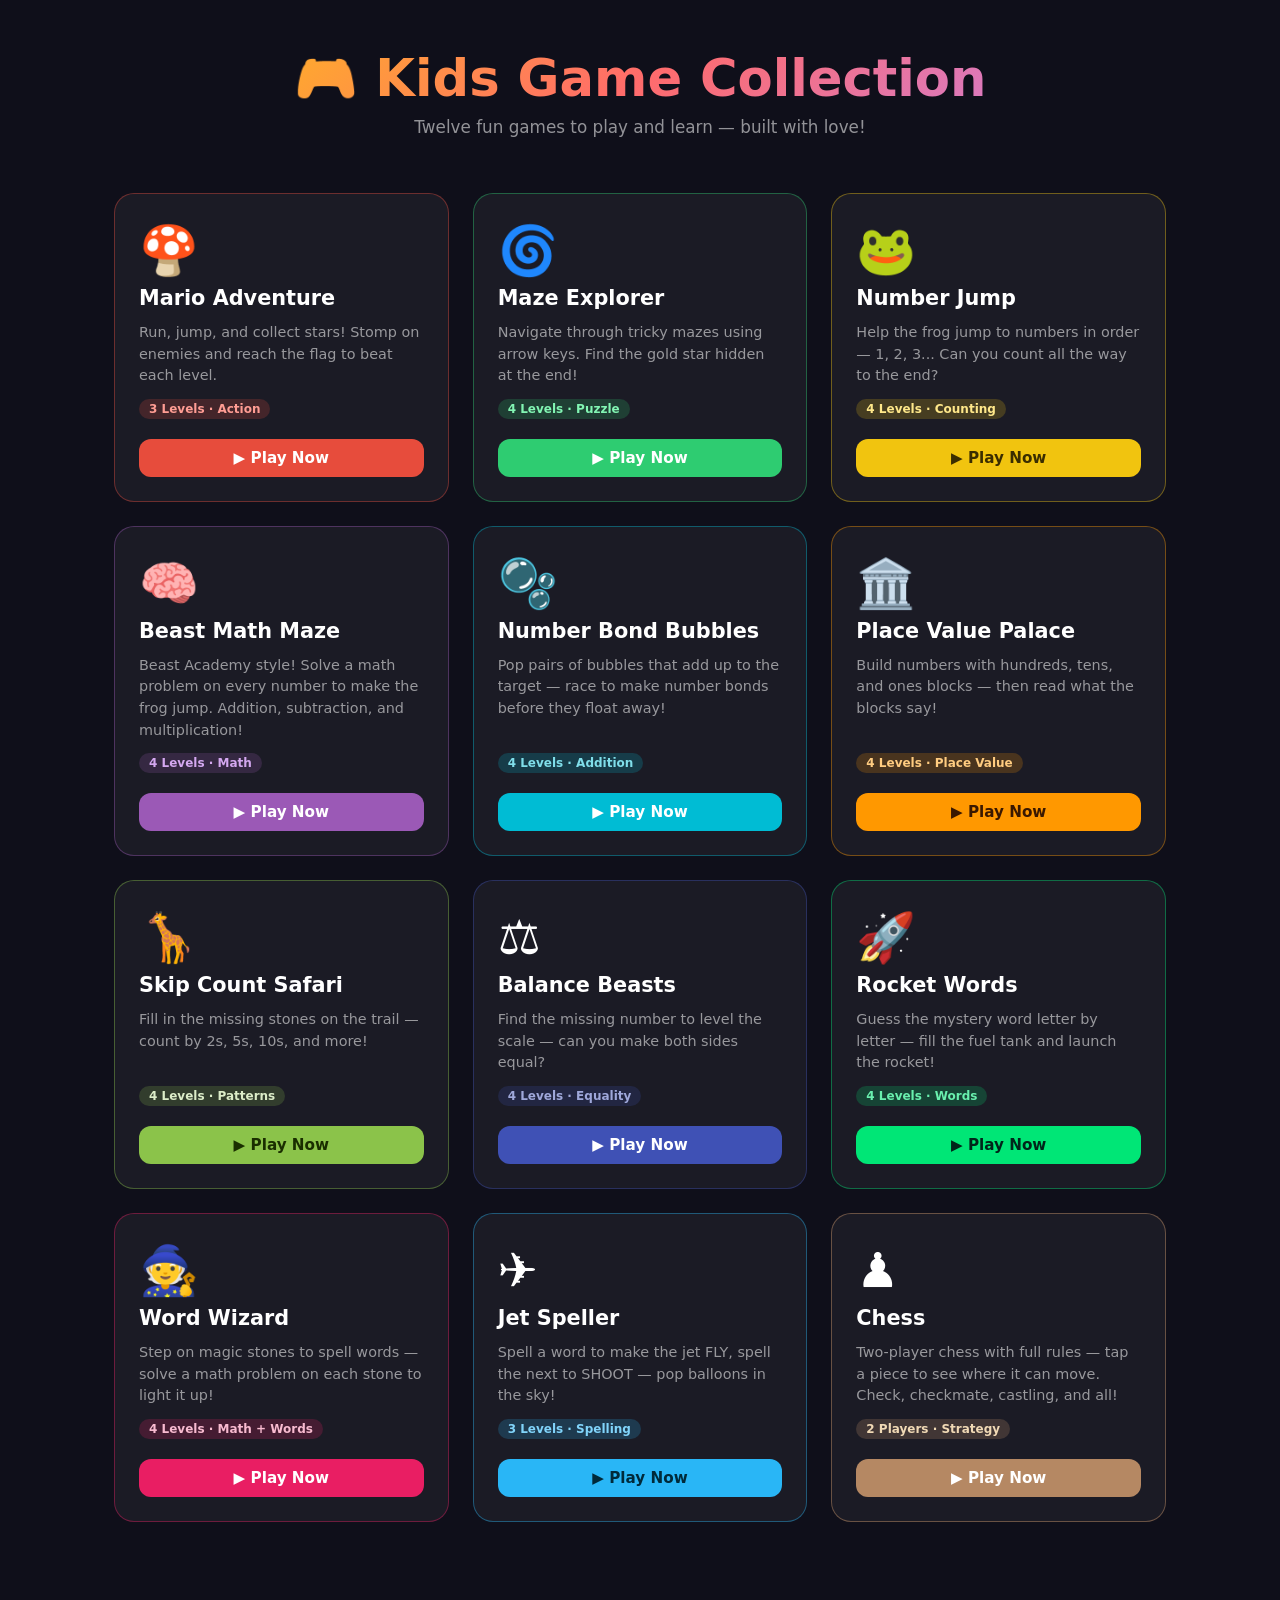
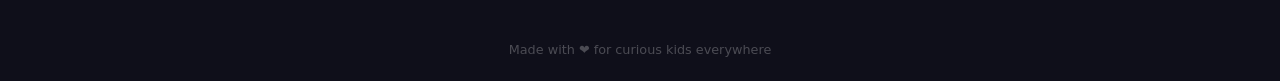
<file: index.html>
<!DOCTYPE html>
<html lang="en">
<head>
<meta charset="UTF-8">
<meta name="viewport" content="width=device-width, initial-scale=1.0">
<title>🎮 Kids Game Collection</title>
<link rel="stylesheet" href="style.css">
</head>
<body>

<header class="site-header">
  <h1>🎮 Kids Game Collection</h1>
  <p>Twelve fun games to play and learn — built with love!</p>
</header>

<main class="game-grid">

  <a href="games/mario.html" class="game-card card-mario">
    <div class="icon">🍄</div>
    <h2>Mario Adventure</h2>
    <p>Run, jump, and collect stars! Stomp on enemies and reach the flag to beat each level.</p>
    <span class="badge">3 Levels · Action</span>
    <span class="play-btn">▶ Play Now</span>
  </a>

  <a href="games/maze.html" class="game-card card-maze">
    <div class="icon">🌀</div>
    <h2>Maze Explorer</h2>
    <p>Navigate through tricky mazes using arrow keys. Find the gold star hidden at the end!</p>
    <span class="badge">4 Levels · Puzzle</span>
    <span class="play-btn">▶ Play Now</span>
  </a>

  <a href="games/number-maze.html" class="game-card card-number">
    <div class="icon">🐸</div>
    <h2>Number Jump</h2>
    <p>Help the frog jump to numbers in order — 1, 2, 3... Can you count all the way to the end?</p>
    <span class="badge">4 Levels · Counting</span>
    <span class="play-btn">▶ Play Now</span>
  </a>

  <a href="games/beast-maze.html" class="game-card card-beast">
    <div class="icon">🧠</div>
    <h2>Beast Math Maze</h2>
    <p>Beast Academy style! Solve a math problem on every number to make the frog jump. Addition, subtraction, and multiplication!</p>
    <span class="badge">4 Levels · Math</span>
    <span class="play-btn">▶ Play Now</span>
  </a>

  <a href="games/number-bond.html" class="game-card card-bond">
    <div class="icon">🫧</div>
    <h2>Number Bond Bubbles</h2>
    <p>Pop pairs of bubbles that add up to the target — race to make number bonds before they float away!</p>
    <span class="badge">4 Levels · Addition</span>
    <span class="play-btn">▶ Play Now</span>
  </a>

  <a href="games/place-value.html" class="game-card card-palace">
    <div class="icon">🏛️</div>
    <h2>Place Value Palace</h2>
    <p>Build numbers with hundreds, tens, and ones blocks — then read what the blocks say!</p>
    <span class="badge">4 Levels · Place Value</span>
    <span class="play-btn">▶ Play Now</span>
  </a>

  <a href="games/skip-count.html" class="game-card card-safari">
    <div class="icon">🦒</div>
    <h2>Skip Count Safari</h2>
    <p>Fill in the missing stones on the trail — count by 2s, 5s, 10s, and more!</p>
    <span class="badge">4 Levels · Patterns</span>
    <span class="play-btn">▶ Play Now</span>
  </a>

  <a href="games/balance-beasts.html" class="game-card card-balance">
    <div class="icon">⚖️</div>
    <h2>Balance Beasts</h2>
    <p>Find the missing number to level the scale — can you make both sides equal?</p>
    <span class="badge">4 Levels · Equality</span>
    <span class="play-btn">▶ Play Now</span>
  </a>

  <a href="games/rocket-words.html" class="game-card card-rocket">
    <div class="icon">🚀</div>
    <h2>Rocket Words</h2>
    <p>Guess the mystery word letter by letter — fill the fuel tank and launch the rocket!</p>
    <span class="badge">4 Levels · Words</span>
    <span class="play-btn">▶ Play Now</span>
  </a>

  <a href="games/word-wizard.html" class="game-card card-wizard">
    <div class="icon">🧙</div>
    <h2>Word Wizard</h2>
    <p>Step on magic stones to spell words — solve a math problem on each stone to light it up!</p>
    <span class="badge">4 Levels · Math + Words</span>
    <span class="play-btn">▶ Play Now</span>
  </a>

  <a href="games/jet-speller.html" class="game-card card-jet">
    <div class="icon">✈️</div>
    <h2>Jet Speller</h2>
    <p>Spell a word to make the jet FLY, spell the next to SHOOT — pop balloons in the sky!</p>
    <span class="badge">3 Levels · Spelling</span>
    <span class="play-btn">▶ Play Now</span>
  </a>

  <a href="games/chess.html" class="game-card card-chess">
    <div class="icon">♟️</div>
    <h2>Chess</h2>
    <p>Two-player chess with full rules — tap a piece to see where it can move. Check, checkmate, castling, and all!</p>
    <span class="badge">2 Players · Strategy</span>
    <span class="play-btn">▶ Play Now</span>
  </a>

</main>

<footer class="site-footer">
  Made with ❤️ for curious kids everywhere
</footer>

</body>
</html>
</file>
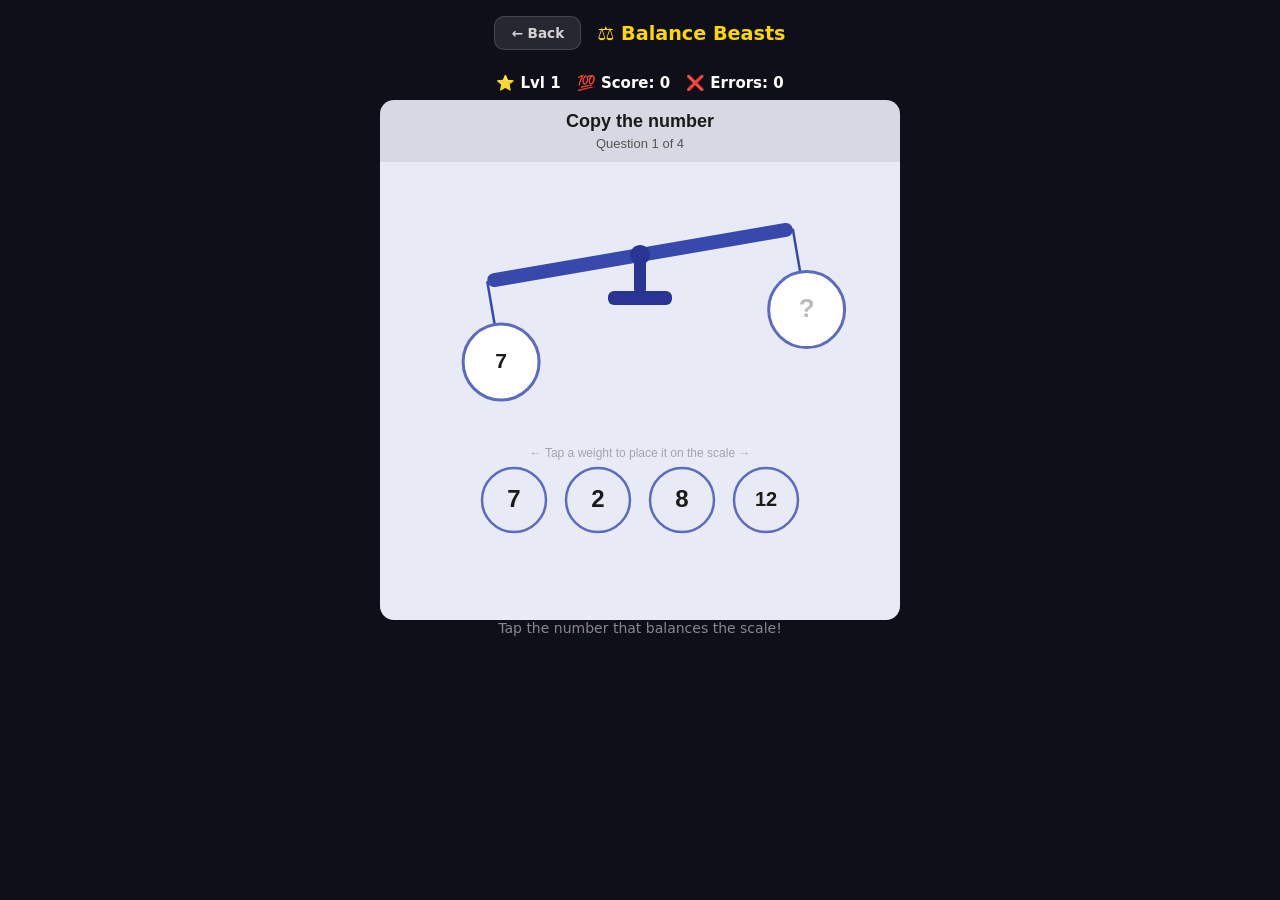
<file: games/balance-beasts.html>
<!DOCTYPE html>
<html lang="en">
<head>
<meta charset="UTF-8">
<meta name="viewport" content="width=device-width, initial-scale=1.0">
<title>Balance Beasts</title>
<link rel="stylesheet" href="../style.css">
<style>
  body{display:flex;flex-direction:column;align-items:center;}
  #canvas{border-radius:14px;display:block;max-width:100%;cursor:pointer;}
  #ui{display:flex;gap:16px;font-size:15px;font-weight:600;padding:0.5rem 0;align-items:center;flex-wrap:wrap;justify-content:center;}
  #msg{font-size:14px;color:rgba(255,255,255,0.5);padding-bottom:0.5rem;}
</style>
</head>
<body>
<div class="game-header">
  <a href="../index.html" class="back-btn">← Back</a>
  <h1>⚖️ Balance Beasts</h1>
</div>
<div id="ui">
  <span>⭐ Lvl <span id="lvlEl">1</span></span>
  <span>💯 Score: <span id="scoreEl">0</span></span>
  <span>❌ Errors: <span id="errEl">0</span></span>
</div>
<canvas id="canvas" width="520" height="520"></canvas>
<div id="msg">Tap the number that balances the scale!</div>

<script>
const canvas=document.getElementById('canvas'),ctx=canvas.getContext('2d'),W=520,H=520;

const THEMES=[
  {bg:'#e8eaf6',beam:'#3949ab',pan:'#fff',panStroke:'#5c6bc0',base:'#283593',wBg:'#e8eaf6',wBd:'#5c6bc0'},
  {bg:'#e0f2f1',beam:'#00695c',pan:'#fff',panStroke:'#00897b',base:'#004d40',wBg:'#e0f2f1',wBd:'#00897b'},
  {bg:'#fff3e0',beam:'#bf360c',pan:'#fff',panStroke:'#e64a19',base:'#870000',wBg:'#fff3e0',wBd:'#e64a19'},
  {bg:'#f3e5f5',beam:'#6a1b9a',pan:'#fff',panStroke:'#8e24aa',base:'#4a148c',wBg:'#f3e5f5',wBd:'#8e24aa'},
];
const LEVELS=[
  {label:'Copy the number',ops:['copy'],questionsToWin:4},
  {label:'Add it up!',ops:['add'],questionsToWin:4},
  {label:'Find the difference',ops:['sub'],questionsToWin:4},
  {label:'Missing number',ops:['missing'],questionsToWin:4},
];
const PCOLS=['#FFD700','#FF6B6B','#4FC3F7','#A5D6A7','#CE93D8','#FFCC80'];

// Scale geometry
const FY=155, BL=155, ROPE=82, PANR=38;
// Weight circles (4, evenly spaced)
const WRADIUS=32, WY=400;
const WXS=[134,218,302,386];

let lvlIdx=0,score=0,errors=0,state='playing';
let question=null,questionsLeft=0;
let beamAngle=-0.17,beamTarget=-0.17,celebrated=false;
let shakeIdx=-1,shakeTick=0,selectedAnswer=null,particles=[];

function rnd(n){return Math.floor(Math.random()*n);}
function rndBetween(a,b){return a+rnd(b-a+1);}

function makeQuestion(li){
  const op=LEVELS[li].ops[rnd(LEVELS[li].ops.length)];
  let text,answer;
  if(op==='copy'){
    answer=rndBetween(1,10);text=`${answer}`;
  } else if(op==='add'){
    const a=rndBetween(1,9),b=rndBetween(1,9);answer=a+b;text=`${a} + ${b}`;
  } else if(op==='sub'){
    const b=rndBetween(1,9),a=rndBetween(b+2,b+11);answer=a-b;text=`${a} − ${b}`;
  } else {
    // missing addend: A + __ = C
    const c=rndBetween(6,18),a=rndBetween(1,c-2);answer=c-a;text=`${a} + __ = ${c}`;
  }
  const choices=[answer];
  while(choices.length<4){const w=answer+rndBetween(-5,5);if(w>0&&w!==answer&&!choices.includes(w))choices.push(w);}
  for(let i=choices.length-1;i>0;i--){const j=rnd(i+1);[choices[i],choices[j]]=[choices[j],choices[i]];}
  return{text,answer,choices};
}

function nextQuestion(){
  question=makeQuestion(lvlIdx);
  beamAngle=-0.17;beamTarget=-0.17;celebrated=false;
  selectedAnswer=null;shakeIdx=-1;shakeTick=0;state='playing';
}

function makeLevel(li){
  questionsLeft=LEVELS[li].questionsToWin;particles=[];
  document.getElementById('lvlEl').textContent=li+1;
  document.getElementById('scoreEl').textContent=score;
  document.getElementById('errEl').textContent=errors;
  nextQuestion();
}

// Rotate local point (lx,ly) around (W/2, FY) by angle
function panWorld(side,angle){
  const lx=side*BL,ly=ROPE;
  return{x:W/2+lx*Math.cos(angle)-ly*Math.sin(angle),y:FY+lx*Math.sin(angle)+ly*Math.cos(angle)};
}

function spawnParticles(x,y){
  for(let i=0;i<14;i++){
    const a=Math.random()*Math.PI*2,sp=2.5+Math.random()*4;
    particles.push({x,y,vx:Math.cos(a)*sp,vy:Math.sin(a)*sp-2,r:3+Math.random()*5,alpha:1,color:PCOLS[rnd(PCOLS.length)]});
  }
}

function handleTap(x,y){
  if(state==='levelup'){if(lvlIdx<LEVELS.length-1){lvlIdx++;makeLevel(lvlIdx);}return;}
  if(state==='win'){lvlIdx=0;score=0;errors=0;makeLevel(0);return;}
  if(state!=='playing')return;

  question.choices.forEach((val,i)=>{
    const dx=x-WXS[i],dy=y-WY;
    if(dx*dx+dy*dy<=WRADIUS*WRADIUS){
      if(val===question.answer){
        score+=15;document.getElementById('scoreEl').textContent=score;
        selectedAnswer=val;state='correct';beamTarget=0;celebrated=false;
        setTimeout(()=>{
          questionsLeft--;
          if(questionsLeft<=0)state=lvlIdx>=LEVELS.length-1?'win':'levelup';
          else nextQuestion();
        },1400);
      } else {
        errors++;document.getElementById('errEl').textContent=errors;
        shakeIdx=i;shakeTick=10;
        state='wrong';beamTarget=-0.26;
        setTimeout(()=>{beamTarget=-0.17;setTimeout(()=>{if(state==='wrong')state='playing';},420);},340);
      }
    }
  });
}

function draw(){
  const th=THEMES[lvlIdx%THEMES.length];
  ctx.fillStyle=th.bg;ctx.fillRect(0,0,W,H);

  // Header
  ctx.fillStyle='rgba(0,0,0,0.08)';ctx.fillRect(0,0,W,62);
  ctx.fillStyle='#1a1a1a';ctx.font='bold 18px sans-serif';ctx.textAlign='center';ctx.textBaseline='middle';
  ctx.fillText(LEVELS[lvlIdx].label,W/2,22);
  const qNum=LEVELS[lvlIdx].questionsToWin-questionsLeft+1;
  ctx.fillStyle='#555';ctx.font='13px sans-serif';
  ctx.fillText(`Question ${qNum} of ${LEVELS[lvlIdx].questionsToWin}`,W/2,44);

  // Smooth beam swing
  beamAngle+=(beamTarget-beamAngle)*0.09;

  // Detect balance reached for particle burst
  if(state==='correct'&&!celebrated&&Math.abs(beamAngle)<0.025){
    celebrated=true;
    const lp=panWorld(-1,beamAngle),rp=panWorld(1,beamAngle);
    spawnParticles(lp.x,lp.y);spawnParticles(rp.x,rp.y);
    spawnParticles(W/2,FY);
  }

  const lp=panWorld(-1,beamAngle),rp=panWorld(1,beamAngle);

  // Scale base and post
  ctx.fillStyle=th.base;
  ctx.beginPath();ctx.roundRect(W/2-6,FY-2,12,40,4);ctx.fill();
  ctx.beginPath();ctx.roundRect(W/2-32,FY+36,64,14,6);ctx.fill();

  // Beam (rotated)
  ctx.save();ctx.translate(W/2,FY);ctx.rotate(beamAngle);
  ctx.fillStyle=th.beam;
  ctx.beginPath();ctx.roundRect(-BL,-7,BL*2,14,7);ctx.fill();
  // Pivot circle
  ctx.fillStyle=th.base;ctx.beginPath();ctx.arc(0,0,10,0,Math.PI*2);ctx.fill();
  ctx.restore();

  // Ropes
  const lbx=W/2-BL*Math.cos(beamAngle),lby=FY-BL*Math.sin(beamAngle);
  const rbx=W/2+BL*Math.cos(beamAngle),rby=FY+BL*Math.sin(beamAngle);
  ctx.strokeStyle=th.beam;ctx.lineWidth=2.5;
  ctx.beginPath();ctx.moveTo(lbx,lby);ctx.lineTo(lp.x,lp.y);ctx.stroke();
  ctx.beginPath();ctx.moveTo(rbx,rby);ctx.lineTo(rp.x,rp.y);ctx.stroke();

  // Left pan
  ctx.fillStyle=th.pan;ctx.strokeStyle=th.panStroke;ctx.lineWidth=3;
  ctx.beginPath();ctx.arc(lp.x,lp.y,PANR,0,Math.PI*2);ctx.fill();ctx.stroke();
  if(question){
    const t=question.text;
    const fs=t.length>=10?13:t.length>=7?15:t.length>=5?17:21;
    ctx.fillStyle='#1a1a1a';ctx.font=`bold ${fs}px sans-serif`;ctx.textAlign='center';ctx.textBaseline='middle';
    ctx.fillText(t,lp.x,lp.y);
  }

  // Right pan
  ctx.fillStyle=th.pan;ctx.strokeStyle=th.panStroke;ctx.lineWidth=3;
  ctx.beginPath();ctx.arc(rp.x,rp.y,PANR,0,Math.PI*2);ctx.fill();ctx.stroke();
  if(question){
    const disp=selectedAnswer!==null?`${selectedAnswer}`:'?';
    ctx.fillStyle=selectedAnswer!==null?'#2e7d32':'#bbb';
    ctx.font=`bold ${disp.length>2?20:26}px sans-serif`;ctx.textAlign='center';ctx.textBaseline='middle';
    ctx.fillText(disp,rp.x,rp.y);
  }

  // Weight choices
  if(state==='playing'||state==='wrong'){
    ctx.fillStyle='rgba(0,0,0,0.3)';ctx.font='12px sans-serif';ctx.textAlign='center';ctx.textBaseline='middle';
    ctx.fillText('← Tap a weight to place it on the scale →',W/2,WY-WRADIUS-14);
    question.choices.forEach((val,i)=>{
      const shk=shakeIdx===i&&shakeTick>0;
      const ox=shk?(Math.random()-0.5)*9:0;
      if(shk)shakeTick--;
      ctx.fillStyle=shk?'#ffebee':th.wBg;
      ctx.strokeStyle=shk?'#e53935':th.wBd;ctx.lineWidth=2.5;
      ctx.beginPath();ctx.arc(WXS[i]+ox,WY,WRADIUS,0,Math.PI*2);ctx.fill();ctx.stroke();
      ctx.fillStyle='#1a1a1a';
      ctx.font=`bold ${val>=10?20:24}px sans-serif`;ctx.textAlign='center';ctx.textBaseline='middle';
      ctx.fillText(val,WXS[i]+ox,WY);
    });
  }

  // Particles
  particles=particles.filter(p=>p.alpha>0.05);
  particles.forEach(p=>{
    ctx.globalAlpha=p.alpha;ctx.fillStyle=p.color;
    ctx.beginPath();ctx.arc(p.x,p.y,p.r,0,Math.PI*2);ctx.fill();
    p.x+=p.vx;p.y+=p.vy;p.vy+=0.12;p.alpha-=0.022;
  });
  ctx.globalAlpha=1;

  if(state==='levelup'||state==='win'){
    ctx.fillStyle='rgba(0,0,0,0.62)';ctx.fillRect(0,0,W,H);
    ctx.textAlign='center';ctx.textBaseline='middle';
    ctx.font='bold 48px sans-serif';ctx.fillStyle='#FFD700';
    ctx.fillText(state==='win'?'You Win! 🎉':'Level Up! ⭐',W/2,H/2-42);
    ctx.font='22px sans-serif';ctx.fillStyle='#fff';
    ctx.fillText(state==='win'?`Score: ${score}  Errors: ${errors}`:'Perfect balance!',W/2,H/2+14);
    ctx.font='17px sans-serif';ctx.fillStyle='#FFD700';
    ctx.fillText('Tap to continue →',W/2,H/2+58);
  }
}

canvas.addEventListener('click',e=>{const r=canvas.getBoundingClientRect();handleTap((e.clientX-r.left)*(W/r.width),(e.clientY-r.top)*(H/r.height));});
canvas.addEventListener('touchstart',e=>{e.preventDefault();const r=canvas.getBoundingClientRect();handleTap((e.touches[0].clientX-r.left)*(W/r.width),(e.touches[0].clientY-r.top)*(H/r.height));},{passive:false});

function loop(){draw();requestAnimationFrame(loop);}
makeLevel(0);requestAnimationFrame(loop);
</script>
</body>
</html>
</file>
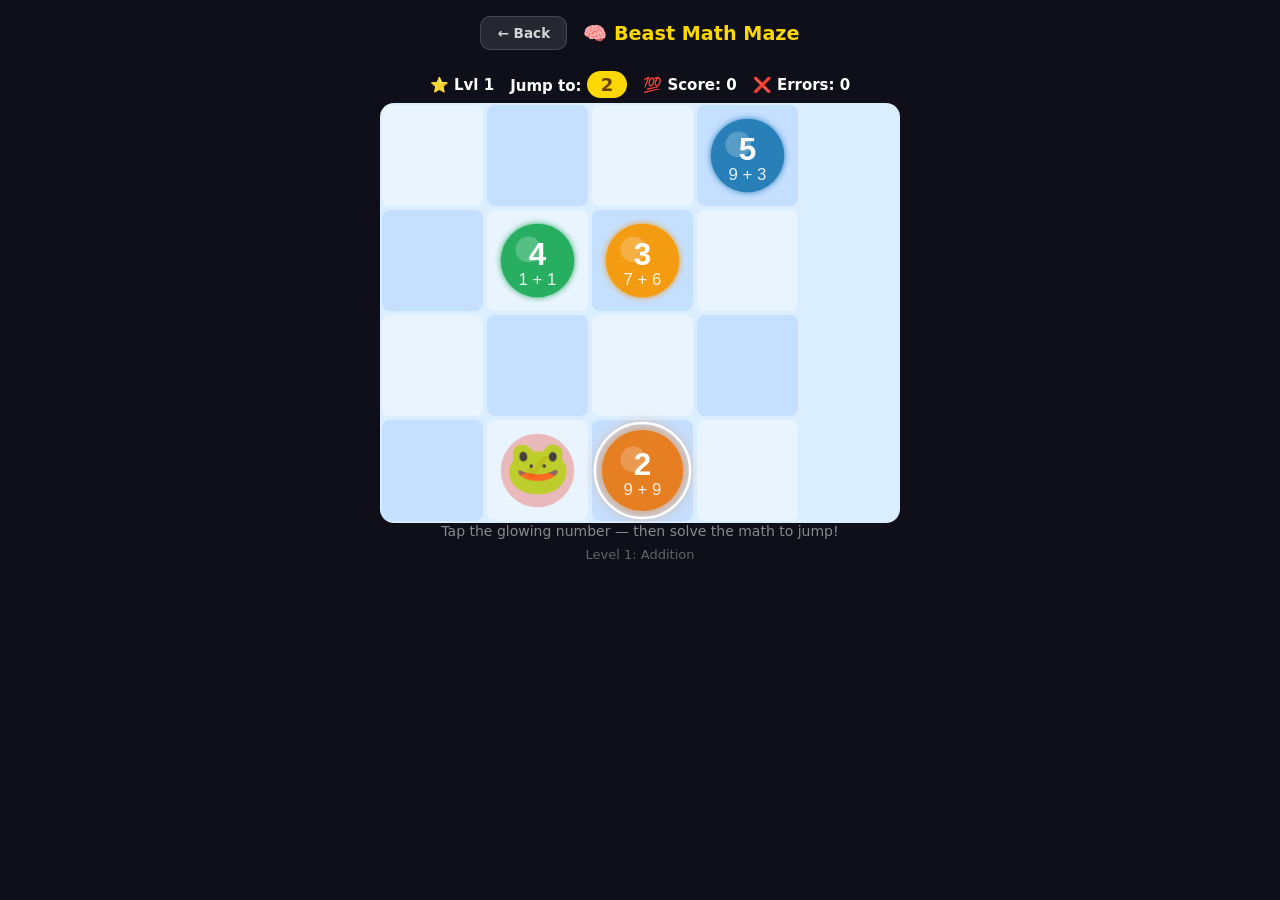
<file: games/beast-maze.html>
<!DOCTYPE html>
<html lang="en">
<head>
<meta charset="UTF-8">
<meta name="viewport" content="width=device-width, initial-scale=1.0">
<title>Beast Math Maze</title>
<link rel="stylesheet" href="../style.css">
<style>
  body { display:flex; flex-direction:column; align-items:center; }
  #bCanvas { border-radius:14px; display:block; max-width:100%; cursor:pointer; }
  #ui { display:flex; gap:16px; font-size:15px; font-weight:600; padding:0.5rem 0; align-items:center; flex-wrap:wrap; justify-content:center; }
  #bNextBox { background:#FFD700; color:#6b4000; border-radius:20px; padding:3px 14px; font-weight:800; font-size:18px; }
  #popup { display:none; flex-direction:column; align-items:center; gap:10px; background:#fff; border-radius:18px; padding:20px 24px; width:320px; max-width:90vw; margin:10px 0; box-shadow:0 8px 32px rgba(0,0,0,0.25); }
  #question { font-size:30px; font-weight:800; color:#1a1a2e; text-align:center; }
  #choices { display:grid; grid-template-columns:1fr 1fr; gap:10px; width:100%; }
  .choice { background:#f0f4ff; border:2px solid #c5d0f5; border-radius:12px; padding:12px 0; font-size:24px; font-weight:800; cursor:pointer; text-align:center; color:#1a1a2e; transition:background .15s,transform .1s; }
  .choice:hover { background:#e0e8ff; transform:scale(1.04); }
  .choice.correct { background:#d4f5dd; border-color:#2ECC71; color:#145a2a; }
  .choice.wrong { background:#ffe0e0; border-color:#E74C3C; color:#7a1010; animation:shake .3s; }
  @keyframes shake{0%,100%{transform:translateX(0)}25%{transform:translateX(-8px)}75%{transform:translateX(8px)}}
  #feedback { font-size:16px; font-weight:600; min-height:22px; color:#444; }
  #msg { font-size:14px; color:rgba(255,255,255,0.5); padding-bottom:0.5rem; }
  #lvlbadge { font-size:13px; color:rgba(255,255,255,0.35); padding-bottom:1rem; }
</style>
</head>
<body>

<div class="game-header">
  <a href="../index.html" class="back-btn">← Back</a>
  <h1>🧠 Beast Math Maze</h1>
</div>

<div id="ui">
  <span>⭐ Lvl <span id="blvl">1</span></span>
  <span>Jump to: <span id="bNextBox">2</span></span>
  <span>💯 Score: <span id="bscore">0</span></span>
  <span>❌ Errors: <span id="berrors">0</span></span>
</div>
<canvas id="bCanvas" width="520" height="420"></canvas>
<div id="popup">
  <div id="question"></div>
  <div id="choices"></div>
  <div id="feedback"></div>
</div>
<div id="msg">Tap the glowing number — then solve the math to jump!</div>
<div id="lvlbadge"></div>

<script>
const canvas=document.getElementById('bCanvas');
const ctx=canvas.getContext('2d');
const W=520,H=420;
const LEVELS=[{grid:4,count:5,label:'Addition'},{grid:5,count:8,label:'Mixed + −'},{grid:5,count:10,label:'Bigger Numbers'},{grid:6,count:12,label:'Multiply!'}];
const THEMES=[{bg:'#dbeeff',cell1:'#eaf4ff',cell2:'#c5dfff',trail:'#90C4F7'},{bg:'#d5f5e3',cell1:'#eafff2',cell2:'#b8ebd0',trail:'#82E0AA'},{bg:'#fdebd0',cell1:'#fff4e5',cell2:'#fadbb0',trail:'#F0A060'},{bg:'#edd5ff',cell1:'#f6eeff',cell2:'#ddb8ff',trail:'#C39BD3'}];
const NUM_COLORS=['#E74C3C','#E67E22','#F39C12','#27AE60','#2980B9','#8E44AD','#16A085','#C0392B','#D35400','#1A5276','#145A32','#6C3483'];
let lvlIdx=0,nextNum=1,score=0,errors=0,cells=[],playerCell=null,animPct=1,animFrom=null,animTarget=null,pendingCell=null,answered=false,state='playing',shakeCells={};

function makeProblem(level){
  let a,b,op,ans;
  if(level===0){a=Math.floor(Math.random()*9)+1;b=Math.floor(Math.random()*9)+1;op='+';ans=a+b;}
  else if(level===1){if(Math.random()<0.5){a=Math.floor(Math.random()*12)+4;b=Math.floor(Math.random()*(a-2))+1;op='−';ans=a-b;}else{a=Math.floor(Math.random()*10)+3;b=Math.floor(Math.random()*10)+3;op='+';ans=a+b;}}
  else if(level===2){if(Math.random()<0.5){a=Math.floor(Math.random()*30)+15;b=Math.floor(Math.random()*20)+5;op='+';ans=a+b;}else{a=Math.floor(Math.random()*30)+20;b=Math.floor(Math.random()*15)+3;op='−';ans=a-b;}}
  else{const type=Math.floor(Math.random()*3);if(type===0){a=Math.floor(Math.random()*9)+2;b=Math.floor(Math.random()*9)+2;op='×';ans=a*b;}else if(type===1){b=Math.floor(Math.random()*9)+2;ans=Math.floor(Math.random()*9)+2;a=ans*b;op='÷';}else{a=Math.floor(Math.random()*40)+10;b=Math.floor(Math.random()*30)+5;op='+';ans=a+b;}}
  const choices=[ans];
  while(choices.length<4){let w=ans+Math.floor(Math.random()*12)-6;if(w<=0)w=ans+Math.floor(Math.random()*5)+1;if(!choices.includes(w))choices.push(w);}
  for(let i=choices.length-1;i>0;i--){const j=Math.floor(Math.random()*(i+1));[choices[i],choices[j]]=[choices[j],choices[i]];}
  return{question:`${a} ${op} ${b} = ?`,answer:ans,choices};
}

function makeLevel(li){
  const cfg=LEVELS[li],g=cfg.grid,cellSz=Math.min(W,H)/g;
  const allPos=[];
  for(let r=0;r<g;r++)for(let c=0;c<g;c++)allPos.push({r,c});
  for(let i=allPos.length-1;i>0;i--){const j=Math.floor(Math.random()*(i+1));[allPos[i],allPos[j]]=[allPos[j],allPos[i]];}
  cells=allPos.slice(0,cfg.count).map((pos,i)=>({r:pos.r,c:pos.c,num:i+1,x:pos.c*cellSz+cellSz/2,y:pos.r*cellSz+cellSz/2,sz:cellSz,visited:false,prob:makeProblem(li)}));
  playerCell=cells[0];playerCell.visited=true;nextNum=2;pendingCell=null;answered=false;animPct=1;animFrom=null;animTarget=null;shakeCells={};state='playing';
  document.getElementById('blvl').textContent=li+1;document.getElementById('bNextBox').textContent=nextNum;
  document.getElementById('bscore').textContent=score;document.getElementById('berrors').textContent=errors;
  document.getElementById('lvlbadge').textContent=`Level ${li+1}: ${cfg.label}`;
  hidePopup();
}

function getCellAt(x,y){const g=LEVELS[lvlIdx].grid,cellSz=Math.min(W,H)/g,c=Math.floor(x/cellSz),r=Math.floor(y/cellSz);return cells.find(cell=>cell.r===r&&cell.c===c)||null;}

function showPopup(cell){
  pendingCell=cell;answered=false;
  const pop=document.getElementById('popup');pop.style.display='flex';
  document.getElementById('question').textContent=cell.prob.question;document.getElementById('feedback').textContent='';
  const ch=document.getElementById('choices');ch.innerHTML='';
  cell.prob.choices.forEach(val=>{const btn=document.createElement('button');btn.className='choice';btn.textContent=val;btn.onclick=()=>checkAnswer(val,btn,cell);ch.appendChild(btn);});
}

function hidePopup(){document.getElementById('popup').style.display='none';pendingCell=null;}

function checkAnswer(val,btn,cell){
  if(answered)return;
  if(val===cell.prob.answer){
    answered=true;btn.classList.add('correct');document.getElementById('feedback').textContent='🎉 Correct! Jumping!';
    score+=20;document.getElementById('bscore').textContent=score;
    setTimeout(()=>{hidePopup();animFrom={x:playerCell.x,y:playerCell.y};animTarget=cell;animPct=0;cell.visited=true;
      if(cell.num===cells.length){setTimeout(()=>{state=lvlIdx>=LEVELS.length-1?'win':'levelup';},500);}
      else{nextNum++;document.getElementById('bNextBox').textContent=nextNum;}
    },700);
  } else {
    btn.classList.add('wrong');errors++;document.getElementById('berrors').textContent=errors;
    document.getElementById('feedback').textContent='❌ Try again!';setTimeout(()=>btn.classList.remove('wrong'),500);
  }
}

function lerp(a,b,t){return a+(b-a)*t;}function easeOut(t){return 1-Math.pow(1-t,3);}

function draw(){
  const li=lvlIdx,th=THEMES[li%THEMES.length],g=LEVELS[li].grid,cellSz=Math.min(W,H)/g;
  ctx.fillStyle=th.bg;ctx.fillRect(0,0,W,H);
  for(let r=0;r<g;r++)for(let c=0;c<g;c++){ctx.fillStyle=(r+c)%2===0?th.cell1:th.cell2;ctx.beginPath();ctx.roundRect(c*cellSz+2,r*cellSz+2,cellSz-4,cellSz-4,8);ctx.fill();}

  const visited=cells.filter(c=>c.visited);
  if(visited.length>1){ctx.strokeStyle=th.trail;ctx.lineWidth=Math.max(4,cellSz*0.18);ctx.lineCap='round';ctx.lineJoin='round';ctx.globalAlpha=0.5;ctx.setLineDash([cellSz*0.18,cellSz*0.1]);ctx.beginPath();visited.forEach((c,i)=>i===0?ctx.moveTo(c.x,c.y):ctx.lineTo(c.x,c.y));ctx.stroke();ctx.setLineDash([]);ctx.globalAlpha=1;}

  const tick=Date.now()/600;
  cells.forEach(cell=>{
    const col=NUM_COLORS[(cell.num-1)%NUM_COLORS.length],r=cell.sz*0.35;
    let ox=0,oy=0;if(shakeCells[cell.num]>0){ox=(Math.random()-0.5)*7;oy=(Math.random()-0.5)*7;shakeCells[cell.num]--;}
    if(cell.visited){
      ctx.globalAlpha=0.35;ctx.fillStyle=col;ctx.beginPath();ctx.arc(cell.x+ox,cell.y+oy,r,0,Math.PI*2);ctx.fill();ctx.globalAlpha=1;
      ctx.font=`bold ${cell.sz*0.35}px sans-serif`;ctx.textAlign='center';ctx.textBaseline='middle';ctx.fillText('✓',cell.x+ox,cell.y+oy);
    } else {
      const pulse=cell.num===nextNum?Math.sin(tick)*4:0;
      ctx.shadowColor=col;ctx.shadowBlur=cell.num===nextNum?18:6;ctx.fillStyle=col;ctx.beginPath();ctx.arc(cell.x+ox,cell.y+oy,r+pulse,0,Math.PI*2);ctx.fill();ctx.shadowBlur=0;
      ctx.fillStyle='rgba(255,255,255,0.22)';ctx.beginPath();ctx.arc(cell.x+ox-r*0.25,cell.y+oy-r*0.3,r*0.35,0,Math.PI*2);ctx.fill();
      ctx.fillStyle='#fff';ctx.font=`bold ${cell.num>=10?cell.sz*0.24:cell.sz*0.3}px sans-serif`;ctx.textAlign='center';ctx.textBaseline='middle';ctx.fillText(cell.num,cell.x+ox,cell.y+oy-4);
      const qShort=cell.prob.question.replace('= ?','').trim();ctx.fillStyle='rgba(255,255,255,0.88)';ctx.font=`${cell.sz*0.16}px sans-serif`;ctx.fillText(qShort,cell.x+ox,cell.y+oy+r*0.55);
      if(cell.num===nextNum){ctx.strokeStyle='#fff';ctx.lineWidth=2.5;ctx.beginPath();ctx.arc(cell.x,cell.y,r+pulse+7,0,Math.PI*2);ctx.stroke();}
    }
  });

  let px,py;
  if(animTarget&&animPct<1){const et=easeOut(animPct);px=lerp(animFrom.x,animTarget.x,et);py=lerp(animFrom.y,animTarget.y,et)-Math.sin(animPct*Math.PI)*Math.min(W,H)/LEVELS[lvlIdx].grid*0.9;}
  else{px=playerCell.x;py=playerCell.y;}
  ctx.font=`${Math.min(W,H)/LEVELS[lvlIdx].grid*0.5}px sans-serif`;ctx.textAlign='center';ctx.textBaseline='middle';ctx.fillText('🐸',px,py);

  if(state==='levelup'||state==='win'){
    ctx.fillStyle='rgba(0,0,0,0.6)';ctx.fillRect(0,0,W,H);ctx.textAlign='center';ctx.textBaseline='middle';
    ctx.font=`bold ${W*0.1}px sans-serif`;ctx.fillStyle='#FFD700';ctx.fillText(state==='win'?'You Win! 🎉':'Level Up! ⭐',W/2,H/2-36);
    ctx.font=`${W*0.046}px sans-serif`;ctx.fillStyle='#fff';ctx.fillText(state==='win'?`Score: ${score} | Errors: ${errors}`:'Amazing math!',W/2,H/2+16);
    ctx.font=`${W*0.035}px sans-serif`;ctx.fillStyle='#FFD700';ctx.fillText('Tap to continue!',W/2,H/2+60);
  }
}

let lastTs=0;
function loop(ts){
  if(animTarget&&animPct<1){animPct=Math.min(1,animPct+(ts-lastTs)/380);if(animPct>=1){playerCell=animTarget;animTarget=null;}}
  lastTs=ts;draw();requestAnimationFrame(loop);
}

function handleTap(x,y){
  if(state==='levelup'){if(lvlIdx<LEVELS.length-1){lvlIdx++;makeLevel(lvlIdx);}return;}
  if(state==='win'){lvlIdx=0;score=0;errors=0;makeLevel(0);return;}
  if(animTarget||pendingCell)return;
  const clicked=getCellAt(x,y);
  if(!clicked)return;
  if(clicked.num===nextNum&&!clicked.visited)showPopup(clicked);
  else if(!clicked.visited&&clicked.num!==nextNum)shakeCells[clicked.num]=8;
}

canvas.addEventListener('click',e=>{const rect=canvas.getBoundingClientRect();handleTap((e.clientX-rect.left)*(W/rect.width),(e.clientY-rect.top)*(H/rect.height));});
canvas.addEventListener('touchstart',e=>{e.preventDefault();const rect=canvas.getBoundingClientRect();handleTap((e.touches[0].clientX-rect.left)*(W/rect.width),(e.touches[0].clientY-rect.top)*(H/rect.height));},{passive:false});

makeLevel(0);requestAnimationFrame(loop);
</script>
</body>
</html>
</file>
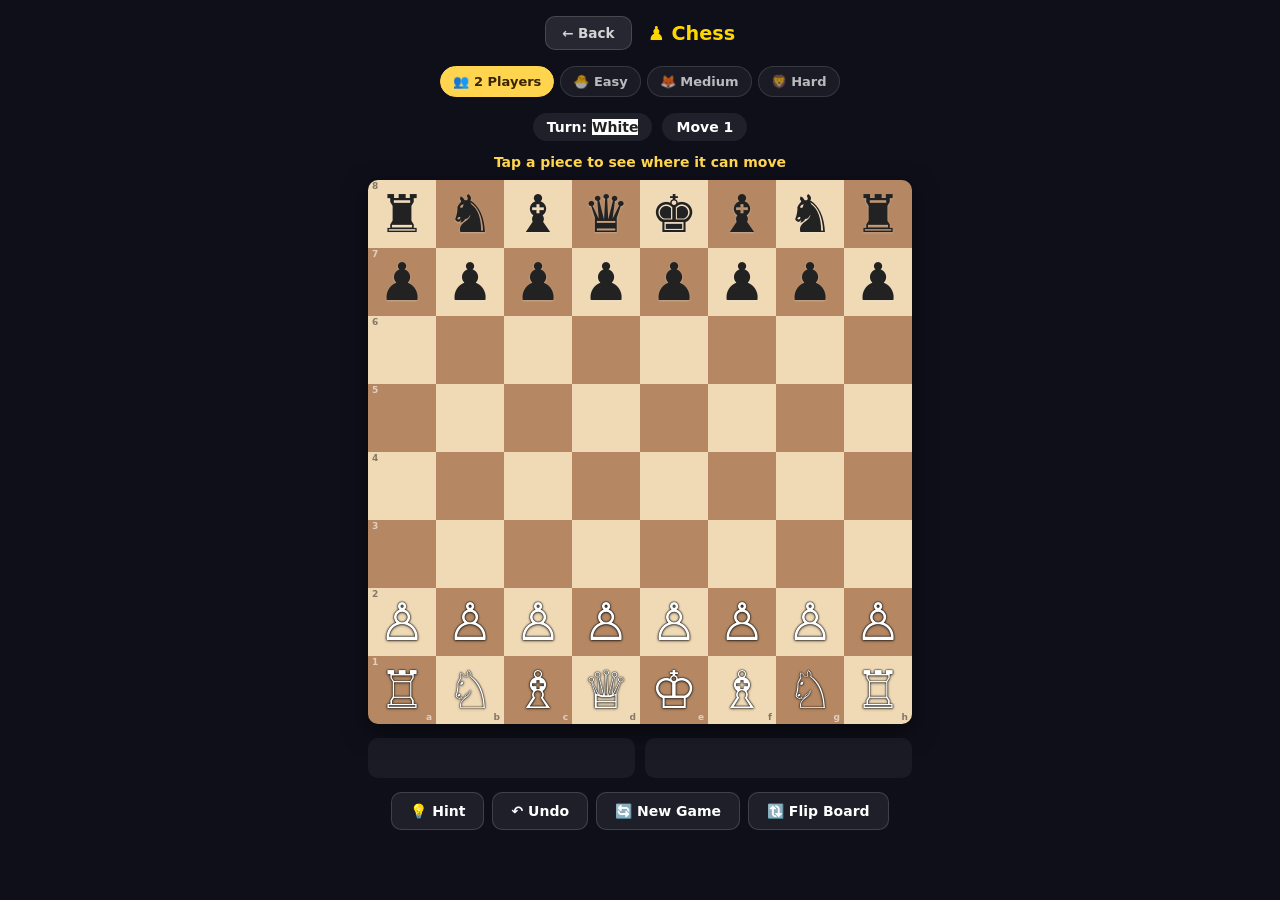
<file: games/chess.html>
<!DOCTYPE html>
<html lang="en">
<head>
<meta charset="UTF-8">
<meta name="viewport" content="width=device-width, initial-scale=1.0">
<title>Chess</title>
<link rel="stylesheet" href="../style.css">
<style>
  body{display:flex;flex-direction:column;align-items:center;}
  #wrap{width:min(560px,96vw);padding:0 8px 24px;}
  #ui{display:flex;gap:10px;font-size:14px;font-weight:600;padding:0.4rem 0 0.8rem;align-items:center;flex-wrap:wrap;justify-content:center;}
  .pill{background:rgba(255,255,255,0.07);padding:6px 14px;border-radius:999px;}
  #turnPill.white{background:#fff;color:#222;}
  #turnPill.black{background:#222;color:#fff;border:1px solid rgba(255,255,255,0.3);}
  #status{font-size:14px;color:#FFD54F;font-weight:700;min-height:18px;text-align:center;margin-bottom:8px;}

  #board{
    display:grid;
    grid-template-columns:repeat(8,1fr);
    grid-template-rows:repeat(8,1fr);
    width:100%;
    aspect-ratio:1;
    border-radius:10px;
    overflow:hidden;
    box-shadow:0 8px 24px rgba(0,0,0,0.5);
    user-select:none;
    touch-action:manipulation;
  }
  .sq{
    position:relative;
    display:flex;align-items:center;justify-content:center;
    font-size:clamp(28px,7vw,52px);
    cursor:pointer;
    line-height:1;
  }
  .sq.light{background:#F0D9B5;}
  .sq.dark{background:#B58863;}
  .sq.selected{box-shadow:inset 0 0 0 4px #FFD54F;}
  .sq.lastfrom, .sq.lastto{box-shadow:inset 0 0 0 3px rgba(255,213,79,0.5);}
  .sq.check{animation:checkPulse 0.7s ease-in-out infinite;}
  @keyframes checkPulse{
    0%,100%{box-shadow:inset 0 0 0 4px rgba(244,67,54,0.4);}
    50%{box-shadow:inset 0 0 0 4px rgba(244,67,54,0.95);}
  }
  .sq.hint-from, .sq.hint-to{animation:hintPulse 1s ease-in-out infinite;}
  @keyframes hintPulse{
    0%,100%{box-shadow:inset 0 0 0 4px rgba(255,235,59,0.45);}
    50%{box-shadow:inset 0 0 0 5px rgba(255,235,59,1);}
  }

  #modePicker{
    display:flex;gap:6px;justify-content:center;
    flex-wrap:wrap;margin-bottom:10px;
  }
  #modePicker button{
    padding:7px 12px;font-size:13px;font-weight:700;
    background:rgba(255,255,255,0.05);
    border:1px solid rgba(255,255,255,0.12);
    border-radius:999px;color:rgba(255,255,255,0.7);
    cursor:pointer;font-family:inherit;
    transition:all 0.15s;
  }
  #modePicker button:hover{background:rgba(255,213,79,0.12); color:#fff;}
  #modePicker button.active{
    background:#FFD54F; color:#3a2400; border-color:#FFD54F;
  }

  .sq .move-dot{
    position:absolute;
    width:30%;height:30%;
    border-radius:50%;
    background:rgba(46,204,113,0.55);
    pointer-events:none;
  }
  .sq .move-ring{
    position:absolute;
    width:88%;height:88%;
    border-radius:50%;
    border:4px solid rgba(231,76,60,0.7);
    box-sizing:border-box;
    pointer-events:none;
  }

  .sq .coord{
    position:absolute;
    font-size:9px;font-weight:700;
    color:rgba(0,0,0,0.4);
    pointer-events:none;
  }
  .sq.light .coord{color:rgba(0,0,0,0.45);}
  .sq.dark .coord{color:rgba(255,255,255,0.6);}
  .sq .coord.f{bottom:2px;right:4px;}
  .sq .coord.r{top:2px;left:4px;}

  .piece{
    pointer-events:none;
    text-shadow:0 1px 2px rgba(0,0,0,0.25);
  }
  .piece.white{color:#fff;text-shadow:0 0 1px #000,0 0 2px #000,0 1px 3px rgba(0,0,0,0.5);}
  .piece.black{color:#222;text-shadow:0 1px 2px rgba(255,255,255,0.3);}

  #captured{
    display:flex;justify-content:space-between;
    margin-top:14px;font-size:24px;line-height:1;gap:10px;
    flex-wrap:wrap;
  }
  #captured > div{
    background:rgba(255,255,255,0.05);
    border-radius:10px;padding:8px 12px;
    flex:1;min-width:200px;min-height:40px;
    display:flex;flex-wrap:wrap;gap:2px;align-items:center;
  }
  #capturedWhite .piece{color:#fff;text-shadow:0 0 1px #000;}
  #capturedBlack .piece{color:#222;}

  #controls{display:flex;gap:8px;justify-content:center;margin-top:14px;flex-wrap:wrap;}
  #controls button{
    padding:10px 18px;font-size:14px;font-weight:700;
    background:rgba(255,255,255,0.07);
    border:1px solid rgba(255,255,255,0.15);
    border-radius:10px;color:#fff;cursor:pointer;font-family:inherit;
  }
  #controls button:hover{background:rgba(255,213,79,0.15);}
  #controls button:disabled{opacity:0.4;cursor:not-allowed;}

  /* Promotion picker */
  #promo{
    position:fixed;inset:0;background:rgba(0,0,0,0.7);
    display:none;align-items:center;justify-content:center;z-index:10;
  }
  #promo.show{display:flex;}
  #promo .box{
    background:#1a1a2e;border-radius:16px;padding:18px;
    border:1px solid rgba(255,213,79,0.4);
    text-align:center;max-width:320px;
  }
  #promo h3{margin-bottom:12px;color:#FFD54F;}
  #promo .choices{display:flex;gap:10px;justify-content:center;}
  #promo button{
    width:60px;height:60px;font-size:38px;
    background:#F0D9B5;border:2px solid #B58863;border-radius:10px;
    cursor:pointer;line-height:1;
  }
  #promo button:hover{background:#FFD54F;}

  /* End game banner */
  #banner{
    text-align:center;padding:24px 16px;
    background:linear-gradient(135deg,#37474F,#263238);
    border:2px solid #FFD54F;
    border-radius:18px;margin:18px 0;
    box-shadow:0 0 32px rgba(255,213,79,0.4);
    animation:popIn 0.5s cubic-bezier(.5,1.7,.5,1);
  }
  #banner h2{font-size:26px;margin-bottom:6px;color:#FFD54F;}
  #banner p{color:rgba(255,255,255,0.85);margin-bottom:14px;}
  #banner button{
    padding:12px 28px;font-size:16px;font-weight:700;
    background:#FFD54F;color:#3a2400;border:none;border-radius:12px;
    cursor:pointer;font-family:inherit;
  }
  @keyframes popIn{
    0%{transform:scale(0.7);opacity:0;}
    100%{transform:scale(1);opacity:1;}
  }
  .hidden{display:none!important;}
</style>
</head>
<body>
<div class="game-header">
  <a href="../index.html" class="back-btn">← Back</a>
  <h1>♟️ Chess</h1>
</div>
<div id="wrap">
  <div id="modePicker">
    <button data-mode="2p" class="active">👥 2 Players</button>
    <button data-mode="easy">🐣 Easy</button>
    <button data-mode="med">🦊 Medium</button>
    <button data-mode="hard">🦁 Hard</button>
  </div>
  <div id="ui">
    <span class="pill">Turn: <span id="turnPill" class="white">White</span></span>
    <span class="pill">Move <span id="moveNum">1</span></span>
  </div>
  <div id="status">Tap a piece to see where it can move</div>
  <div id="board"></div>
  <div id="captured">
    <div id="capturedWhite" title="White captured"></div>
    <div id="capturedBlack" title="Black captured"></div>
  </div>
  <div id="controls">
    <button id="hintBtn">💡 Hint</button>
    <button id="undoBtn">↶ Undo</button>
    <button id="resetBtn">🔄 New Game</button>
    <button id="flipBtn">🔃 Flip Board</button>
  </div>

  <div id="banner" class="hidden">
    <h2 id="bannerTitle">Checkmate!</h2>
    <p id="bannerMsg">White wins!</p>
    <button id="newGameBtn">Play Again</button>
  </div>
</div>

<div id="promo">
  <div class="box">
    <h3>Promote your pawn!</h3>
    <div class="choices">
      <button data-piece="Q">♛</button>
      <button data-piece="R">♜</button>
      <button data-piece="B">♝</button>
      <button data-piece="N">♞</button>
    </div>
  </div>
</div>

<script>
// Piece codes: 'wP','wN','wB','wR','wQ','wK', 'bP','bN','bB','bR','bQ','bK'
const GLYPH = {
  wK:'♔', wQ:'♕', wR:'♖', wB:'♗', wN:'♘', wP:'♙',
  bK:'♚', bQ:'♛', bR:'♜', bB:'♝', bN:'♞', bP:'♟',
};

const boardEl = document.getElementById('board');
const turnPill = document.getElementById('turnPill');
const moveNumEl = document.getElementById('moveNum');
const statusEl = document.getElementById('status');
const capWhite = document.getElementById('capturedWhite');
const capBlack = document.getElementById('capturedBlack');
const banner = document.getElementById('banner');
const bannerTitle = document.getElementById('bannerTitle');
const bannerMsg = document.getElementById('bannerMsg');
const promoEl = document.getElementById('promo');

let board, turn, selected, legal, history, captured, castle, ep, flipped, gameOver, lastMove, pendingPromotion;
let mode = '2p', aiThinking = false, hintMove = null;
const AI_COLOR = 'b';
const PIECE_VAL = {P:100, N:320, B:330, R:500, Q:900, K:20000};

function startingBoard(){
  return [
    ['bR','bN','bB','bQ','bK','bB','bN','bR'],
    ['bP','bP','bP','bP','bP','bP','bP','bP'],
    [null,null,null,null,null,null,null,null],
    [null,null,null,null,null,null,null,null],
    [null,null,null,null,null,null,null,null],
    [null,null,null,null,null,null,null,null],
    ['wP','wP','wP','wP','wP','wP','wP','wP'],
    ['wR','wN','wB','wQ','wK','wB','wN','wR'],
  ];
}

function newGame(){
  board = startingBoard();
  turn = 'w';
  selected = null;
  legal = [];
  history = [];
  captured = {w:[], b:[]};
  castle = {wK:true, wQ:true, bK:true, bQ:true};
  ep = null;
  gameOver = false;
  lastMove = null;
  pendingPromotion = null;
  hintMove = null;
  aiThinking = false;
  document.getElementById('hintBtn').disabled = false;
  banner.classList.add('hidden');
  render();
  updateStatus();
  statusEl.textContent = 'Tap a piece to see where it can move';
}

function colorOf(p){ return p ? p[0] : null; }
function typeOf(p){ return p ? p[1] : null; }
function inBounds(r,c){ return r>=0 && r<8 && c>=0 && c<8; }

// Generate pseudo-legal moves (ignoring check) for a piece at r,c
function pseudoMoves(b, r, c, castleState, epSq){
  const p = b[r][c]; if(!p) return [];
  const col = colorOf(p), t = typeOf(p);
  const moves = [];
  const enemy = col === 'w' ? 'b' : 'w';

  function addIf(nr, nc, opts={}){
    if(!inBounds(nr,nc)) return false;
    const t2 = b[nr][nc];
    if(!t2){ moves.push({r:nr,c:nc,...opts}); return true; }
    if(colorOf(t2)===enemy){ moves.push({r:nr,c:nc,capture:true,...opts}); return false; }
    return false; // own piece blocks
  }
  function ray(dr,dc){
    let nr=r+dr, nc=c+dc;
    while(inBounds(nr,nc)){
      const t2 = b[nr][nc];
      if(!t2){ moves.push({r:nr,c:nc}); }
      else { if(colorOf(t2)===enemy) moves.push({r:nr,c:nc,capture:true}); break; }
      nr+=dr; nc+=dc;
    }
  }

  if(t==='P'){
    const dir = col==='w' ? -1 : 1;
    const startRow = col==='w' ? 6 : 1;
    const promoRow = col==='w' ? 0 : 7;
    // 1-step
    if(inBounds(r+dir,c) && !b[r+dir][c]){
      const m = {r:r+dir,c};
      if(r+dir===promoRow) m.promotion=true;
      moves.push(m);
      // 2-step
      if(r===startRow && !b[r+2*dir][c]) moves.push({r:r+2*dir,c,doublePawn:true});
    }
    // captures
    for(const dc of [-1,1]){
      const nr=r+dir, nc=c+dc;
      if(!inBounds(nr,nc)) continue;
      if(b[nr][nc] && colorOf(b[nr][nc])===enemy){
        const m = {r:nr,c:nc,capture:true};
        if(nr===promoRow) m.promotion=true;
        moves.push(m);
      }
      // en passant
      if(epSq && epSq.r===nr && epSq.c===nc){
        moves.push({r:nr,c:nc,capture:true,enPassant:true});
      }
    }
  } else if(t==='N'){
    for(const [dr,dc] of [[-2,-1],[-2,1],[-1,-2],[-1,2],[1,-2],[1,2],[2,-1],[2,1]]){
      addIf(r+dr,c+dc);
    }
  } else if(t==='B'){
    ray(-1,-1); ray(-1,1); ray(1,-1); ray(1,1);
  } else if(t==='R'){
    ray(-1,0); ray(1,0); ray(0,-1); ray(0,1);
  } else if(t==='Q'){
    ray(-1,-1); ray(-1,1); ray(1,-1); ray(1,1);
    ray(-1,0); ray(1,0); ray(0,-1); ray(0,1);
  } else if(t==='K'){
    for(let dr=-1; dr<=1; dr++) for(let dc=-1; dc<=1; dc++){
      if(dr||dc) addIf(r+dr,c+dc);
    }
    // castling (don't validate check here — done in legal filter)
    if(col==='w' && r===7 && c===4){
      if(castleState.wK && !b[7][5] && !b[7][6] && b[7][7]==='wR'){
        moves.push({r:7,c:6,castle:'K'});
      }
      if(castleState.wQ && !b[7][1] && !b[7][2] && !b[7][3] && b[7][0]==='wR'){
        moves.push({r:7,c:2,castle:'Q'});
      }
    }
    if(col==='b' && r===0 && c===4){
      if(castleState.bK && !b[0][5] && !b[0][6] && b[0][7]==='bR'){
        moves.push({r:0,c:6,castle:'K'});
      }
      if(castleState.bQ && !b[0][1] && !b[0][2] && !b[0][3] && b[0][0]==='bR'){
        moves.push({r:0,c:2,castle:'Q'});
      }
    }
  }
  return moves;
}

// Find king position
function findKing(b, col){
  for(let r=0;r<8;r++) for(let c=0;c<8;c++) if(b[r][c]===col+'K') return {r,c};
  return null;
}

// Is square (r,c) attacked by 'byColor'?
function isAttacked(b, r, c, byColor){
  for(let rr=0; rr<8; rr++) for(let cc=0; cc<8; cc++){
    const p = b[rr][cc];
    if(!p || colorOf(p)!==byColor) continue;
    if(typeOf(p)==='P'){
      const dir = byColor==='w' ? -1 : 1;
      if(rr+dir===r && (cc-1===c || cc+1===c)) return true;
      continue;
    }
    if(typeOf(p)==='K'){
      if(Math.abs(rr-r)<=1 && Math.abs(cc-c)<=1 && (rr!==r||cc!==c)) return true;
      continue;
    }
    // Use pseudo moves but exclude castling
    const ms = pseudoMoves(b, rr, cc, {wK:false,wQ:false,bK:false,bQ:false}, null);
    for(const m of ms){
      if(m.r===r && m.c===c) return true;
    }
  }
  return false;
}

function inCheck(b, col){
  const k = findKing(b, col);
  if(!k) return false;
  return isAttacked(b, k.r, k.c, col==='w'?'b':'w');
}

// Apply move to a copy of board (for legality check). Returns new board.
function simulate(b, from, to, move){
  const nb = b.map(row=>row.slice());
  const piece = nb[from.r][from.c];
  nb[from.r][from.c] = null;
  nb[to.r][to.c] = piece;
  if(move.enPassant){
    // captured pawn is on from.r, to.c
    nb[from.r][to.c] = null;
  }
  if(move.castle==='K'){
    // move rook from h-file to f-file
    nb[to.r][5] = nb[to.r][7];
    nb[to.r][7] = null;
  } else if(move.castle==='Q'){
    nb[to.r][3] = nb[to.r][0];
    nb[to.r][0] = null;
  }
  return nb;
}

// Filter pseudo moves to legal moves (king not in check after)
function legalMovesFor(r, c){
  const piece = board[r][c];
  if(!piece) return [];
  const col = colorOf(piece);
  const ps = pseudoMoves(board, r, c, castle, ep);
  const out = [];
  for(const m of ps){
    // For castling, also check not in check now and not passing through check
    if(m.castle){
      if(inCheck(board, col)) continue;
      const through = m.castle==='K' ? 5 : 3;
      const tb = simulate(board, {r,c}, {r:m.r,c:through}, {});
      if(inCheck(tb, col)) continue;
    }
    const nb = simulate(board, {r,c}, m, m);
    if(!inCheck(nb, col)) out.push(m);
  }
  return out;
}

function allLegalMoves(col){
  const out = [];
  for(let r=0;r<8;r++) for(let c=0;c<8;c++){
    const p = board[r][c];
    if(p && colorOf(p)===col){
      const ms = legalMovesFor(r,c);
      for(const m of ms) out.push({from:{r,c}, to:m, move:m});
    }
  }
  return out;
}

// ── State-aware versions (used by AI / hint search; don't read globals) ──
function legalMovesFromState(state, r, c){
  const piece = state.board[r][c];
  if(!piece) return [];
  const col = colorOf(piece);
  const ps = pseudoMoves(state.board, r, c, state.castle, state.ep);
  const out = [];
  for(const m of ps){
    if(m.castle){
      if(inCheck(state.board, col)) continue;
      const through = m.castle==='K' ? 5 : 3;
      const tb = simulate(state.board, {r,c}, {r:m.r,c:through}, {});
      if(inCheck(tb, col)) continue;
    }
    const nb = simulate(state.board, {r,c}, m, m);
    if(!inCheck(nb, col)) out.push(m);
  }
  return out;
}

function allLegalMovesFromState(state, col){
  const out = [];
  for(let r=0;r<8;r++) for(let c=0;c<8;c++){
    const p = state.board[r][c];
    if(p && colorOf(p)===col){
      const ms = legalMovesFromState(state, r, c);
      for(const m of ms) out.push({from:{r,c}, to:m});
    }
  }
  return out;
}

function applyMoveToState(state, from, move){
  const nb = state.board.map(row=>row.slice());
  const piece = nb[from.r][from.c];
  const col = colorOf(piece);
  const target = nb[move.r][move.c];

  if(move.enPassant) nb[from.r][move.c] = null;
  nb[move.r][move.c] = piece;
  nb[from.r][from.c] = null;

  if(move.castle==='K'){ nb[move.r][5] = nb[move.r][7]; nb[move.r][7] = null; }
  else if(move.castle==='Q'){ nb[move.r][3] = nb[move.r][0]; nb[move.r][0] = null; }

  if(move.promotion) nb[move.r][move.c] = col + (move.promoteTo || 'Q');

  const ncastle = {...state.castle};
  if(piece===col+'K'){ ncastle[col+'K'] = false; ncastle[col+'Q'] = false; }
  if(piece===col+'R'){
    if(from.c===0 && from.r===(col==='w'?7:0)) ncastle[col+'Q'] = false;
    if(from.c===7 && from.r===(col==='w'?7:0)) ncastle[col+'K'] = false;
  }
  if(target){
    const tCol = colorOf(target);
    if(target===tCol+'R'){
      if(move.c===0 && move.r===(tCol==='w'?7:0)) ncastle[tCol+'Q'] = false;
      if(move.c===7 && move.r===(tCol==='w'?7:0)) ncastle[tCol+'K'] = false;
    }
  }

  const nep = move.doublePawn ? {r:(from.r+move.r)/2, c:from.c} : null;
  return { board:nb, castle:ncastle, ep:nep };
}

// ── Evaluation: positive = good for `perspective` color ──
function evaluate(b, perspective){
  let score = 0;
  for(let r=0;r<8;r++) for(let c=0;c<8;c++){
    const p = b[r][c];
    if(!p) continue;
    let v = PIECE_VAL[typeOf(p)];
    // Center bonus
    if((r===3||r===4) && (c===3||c===4)) v += 10;
    // Development bonus for minor pieces off back rank
    const t = typeOf(p);
    if(t==='N' || t==='B'){
      const backRow = colorOf(p)==='w' ? 7 : 0;
      if(r !== backRow) v += 15;
    }
    if(colorOf(p)===perspective) score += v;
    else score -= v;
  }
  return score;
}

// ── Minimax with alpha-beta pruning ──
function minimax(state, depth, color, perspective, alpha, beta){
  if(depth === 0) return { score: evaluate(state.board, perspective) };
  const moves = allLegalMovesFromState(state, color);
  if(moves.length === 0){
    if(inCheck(state.board, color)){
      // Checkmate; bad for whoever's turn it is.
      return { score: color === perspective ? -100000 : 100000 };
    }
    return { score: 0 }; // stalemate
  }
  // Shuffle then put captures first → randomized tiebreak + better pruning.
  for(let i=moves.length-1;i>0;i--){const j=Math.floor(Math.random()*(i+1));[moves[i],moves[j]]=[moves[j],moves[i]];}
  moves.sort((a,b) => (b.to.capture?1:0) - (a.to.capture?1:0));

  const isMax = (color === perspective);
  let best = isMax ? -Infinity : Infinity;
  let bestMove = null;
  for(const m of moves){
    if(m.to.promotion && !m.to.promoteTo) m.to.promoteTo = 'Q';
    const ns = applyMoveToState(state, m.from, m.to);
    const next = color === 'w' ? 'b' : 'w';
    const r = minimax(ns, depth-1, next, perspective, alpha, beta);
    if(isMax){
      if(r.score > best){ best = r.score; bestMove = m; }
      if(best > alpha) alpha = best;
    } else {
      if(r.score < best){ best = r.score; bestMove = m; }
      if(best < beta) beta = best;
    }
    if(beta <= alpha) break;
  }
  return { score: best, move: bestMove };
}

function snapshotState(){
  return { board: board.map(r=>r.slice()), castle: {...castle}, ep: ep ? {...ep} : null };
}

function aiMove(){
  if(gameOver || mode === '2p' || turn !== AI_COLOR || aiThinking) return;
  aiThinking = true;
  statusEl.textContent = '🤖 Robot is thinking...';
  document.getElementById('hintBtn').disabled = true;
  setTimeout(() => {
    const depth = mode === 'easy' ? 1 : mode === 'med' ? 2 : 3;
    const result = minimax(snapshotState(), depth, AI_COLOR, AI_COLOR, -Infinity, Infinity);
    aiThinking = false;
    document.getElementById('hintBtn').disabled = false;
    if(result.move){
      applyMove(result.move.from, result.move.to, 'Q');
    }
  }, 220);
}

function getHint(){
  if(gameOver || aiThinking) return;
  hintMove = null;
  statusEl.textContent = '💡 Thinking...';
  document.getElementById('hintBtn').disabled = true;
  setTimeout(() => {
    const result = minimax(snapshotState(), 3, turn, turn, -Infinity, Infinity);
    document.getElementById('hintBtn').disabled = false;
    if(result.move){
      hintMove = { from: result.move.from, to: {r:result.move.to.r, c:result.move.to.c} };
      render();
      statusEl.textContent = '💡 Try the highlighted move!';
    } else {
      statusEl.textContent = 'No moves available!';
    }
  }, 50);
}

function squareEl(r,c){
  return boardEl.querySelector(`.sq[data-r="${r}"][data-c="${c}"]`);
}

function render(){
  boardEl.innerHTML = '';
  for(let visualRow=0; visualRow<8; visualRow++){
    for(let visualCol=0; visualCol<8; visualCol++){
      const r = flipped ? 7-visualRow : visualRow;
      const c = flipped ? 7-visualCol : visualCol;
      const sq = document.createElement('div');
      sq.className = 'sq ' + ((r+c)%2===0 ? 'light' : 'dark');
      sq.dataset.r = r; sq.dataset.c = c;
      // coords
      if((flipped ? visualCol===7 : visualCol===0)){
        const rk = document.createElement('span');
        rk.className='coord r';
        rk.textContent = 8 - r;
        sq.appendChild(rk);
      }
      if((flipped ? visualRow===0 : visualRow===7)){
        const fl = document.createElement('span');
        fl.className='coord f';
        fl.textContent = 'abcdefgh'[c];
        sq.appendChild(fl);
      }
      // piece
      const p = board[r][c];
      if(p){
        const pc = document.createElement('span');
        pc.className = 'piece ' + (colorOf(p)==='w'?'white':'black');
        pc.textContent = GLYPH[p];
        sq.appendChild(pc);
      }
      // selection
      if(selected && selected.r===r && selected.c===c) sq.classList.add('selected');
      // last move
      if(lastMove){
        if(lastMove.from.r===r && lastMove.from.c===c) sq.classList.add('lastfrom');
        if(lastMove.to.r===r && lastMove.to.c===c) sq.classList.add('lastto');
      }
      // hint highlight
      if(hintMove){
        if(hintMove.from.r===r && hintMove.from.c===c) sq.classList.add('hint-from');
        if(hintMove.to.r===r && hintMove.to.c===c) sq.classList.add('hint-to');
      }
      // legal move indicator
      const lm = legal.find(m=>m.r===r && m.c===c);
      if(lm){
        const ind = document.createElement('span');
        ind.className = lm.capture ? 'move-ring' : 'move-dot';
        sq.appendChild(ind);
      }
      // check indicator on king
      if(p && typeOf(p)==='K' && colorOf(p)===turn && inCheck(board, turn) && !gameOver){
        sq.classList.add('check');
      }
      sq.onclick = () => onSquareClick(r, c);
      boardEl.appendChild(sq);
    }
  }
  renderCaptured();
}

function renderCaptured(){
  capWhite.innerHTML = '';
  capBlack.innerHTML = '';
  // White's captures = black pieces taken
  for(const p of captured.w){
    const s = document.createElement('span');
    s.className='piece black';
    s.textContent = GLYPH[p];
    capWhite.appendChild(s);
  }
  for(const p of captured.b){
    const s = document.createElement('span');
    s.className='piece white';
    s.textContent = GLYPH[p];
    capBlack.appendChild(s);
  }
}

function onSquareClick(r, c){
  if(gameOver || pendingPromotion || aiThinking) return;
  if(mode !== '2p' && turn === AI_COLOR) return;
  if(hintMove) hintMove = null;
  const piece = board[r][c];
  // If selecting own piece
  if(piece && colorOf(piece)===turn){
    selected = {r, c};
    legal = legalMovesFor(r, c);
    render();
    return;
  }
  // If trying to move
  if(selected){
    const m = legal.find(mv=>mv.r===r && mv.c===c);
    if(m){
      makeMove(selected, m);
      return;
    }
  }
  // Clicked empty/enemy with no selection or invalid target → clear
  selected = null;
  legal = [];
  render();
}

function makeMove(from, move){
  const piece = board[from.r][from.c];
  const target = board[move.r][move.c];
  // Handle promotion: pause for choice
  if(move.promotion){
    pendingPromotion = {from, move};
    promoEl.classList.add('show');
    return;
  }
  applyMove(from, move, null);
}

function applyMove(from, move, promoChoice){
  const piece = board[from.r][from.c];
  const col = colorOf(piece);
  const target = board[move.r][move.c];

  // Push history snapshot for undo
  history.push({
    board: board.map(row=>row.slice()),
    turn,
    castle: {...castle},
    ep: ep ? {...ep} : null,
    captured: {w: captured.w.slice(), b: captured.b.slice()},
    lastMove,
  });

  // Capture handling
  if(move.enPassant){
    const cap = board[from.r][move.c];
    if(cap) captured[col].push(cap);
    board[from.r][move.c] = null;
  } else if(target){
    captured[col].push(target);
  }

  // Move piece
  board[move.r][move.c] = piece;
  board[from.r][from.c] = null;

  // Castle: also move rook
  if(move.castle==='K'){
    board[move.r][5] = board[move.r][7];
    board[move.r][7] = null;
  } else if(move.castle==='Q'){
    board[move.r][3] = board[move.r][0];
    board[move.r][0] = null;
  }

  // Promotion: replace with chosen piece
  if(move.promotion){
    board[move.r][move.c] = col + (promoChoice || 'Q');
  }

  // Update castling rights
  if(piece===col+'K'){
    castle[col+'K'] = false;
    castle[col+'Q'] = false;
  }
  if(piece===col+'R'){
    if(from.c===0 && from.r===(col==='w'?7:0)) castle[col+'Q'] = false;
    if(from.c===7 && from.r===(col==='w'?7:0)) castle[col+'K'] = false;
  }
  // If a rook is captured on its starting square, remove that side's rights
  if(target){
    const tCol = colorOf(target);
    if(target===tCol+'R'){
      if(move.c===0 && move.r===(tCol==='w'?7:0)) castle[tCol+'Q'] = false;
      if(move.c===7 && move.r===(tCol==='w'?7:0)) castle[tCol+'K'] = false;
    }
  }

  // En passant target square
  if(move.doublePawn){
    ep = {r: (from.r + move.r)/2, c: from.c};
  } else {
    ep = null;
  }

  lastMove = {from: {r:from.r,c:from.c}, to: {r:move.r,c:move.c}};
  selected = null;
  legal = [];
  hintMove = null;
  turn = (turn==='w' ? 'b' : 'w');
  pendingPromotion = null;
  promoEl.classList.remove('show');

  render();
  updateStatus();
  checkEndgame();

  if(!gameOver && mode !== '2p' && turn === AI_COLOR) aiMove();
}

function checkEndgame(){
  const moves = allLegalMoves(turn);
  if(moves.length === 0){
    gameOver = true;
    if(inCheck(board, turn)){
      // checkmate
      const winner = turn==='w' ? 'Black' : 'White';
      bannerTitle.textContent = '👑 Checkmate!';
      bannerMsg.textContent = `${winner} wins the game!`;
    } else {
      // stalemate
      bannerTitle.textContent = '🤝 Stalemate';
      bannerMsg.textContent = `It's a draw — ${turn==='w'?'White':'Black'} has no legal moves.`;
    }
    banner.classList.remove('hidden');
    statusEl.textContent = '';
    render();
  } else if(inCheck(board, turn)){
    statusEl.textContent = `⚠️ ${turn==='w'?'White':'Black'} is in check!`;
  } else {
    statusEl.textContent = 'Tap a piece to see where it can move';
  }
}

function updateStatus(){
  turnPill.textContent = turn==='w' ? 'White' : 'Black';
  turnPill.className = turn==='w' ? 'white' : 'black';
  moveNumEl.textContent = Math.floor(history.length/2)+1;
}

// Promotion buttons
document.querySelectorAll('#promo button').forEach(b=>{
  b.onclick = ()=>{
    if(!pendingPromotion) return;
    applyMove(pendingPromotion.from, pendingPromotion.move, b.dataset.piece);
  };
});

document.getElementById('resetBtn').onclick = newGame;
document.getElementById('newGameBtn').onclick = newGame;
document.getElementById('flipBtn').onclick = ()=>{ flipped = !flipped; render(); };
document.getElementById('undoBtn').onclick = ()=>{
  if(aiThinking || history.length === 0) return;
  // In vs-AI mode, undo BOTH the AI's move and the player's move so the player gets a fresh choice.
  const popCount = (mode !== '2p' && history.length >= 2) ? 2 : 1;
  let snap;
  for(let i = 0; i < popCount; i++){
    if(history.length === 0) break;
    snap = history.pop();
  }
  board = snap.board;
  turn = snap.turn;
  castle = snap.castle;
  ep = snap.ep;
  captured = snap.captured;
  lastMove = snap.lastMove;
  selected = null; legal = []; hintMove = null;
  gameOver = false; pendingPromotion = null;
  banner.classList.add('hidden');
  promoEl.classList.remove('show');
  render();
  updateStatus();
  if(inCheck(board, turn)) statusEl.textContent = `⚠️ ${turn==='w'?'White':'Black'} is in check!`;
  else statusEl.textContent = 'Tap a piece to see where it can move';
};

document.getElementById('hintBtn').onclick = getHint;

document.querySelectorAll('#modePicker button').forEach(btn => {
  btn.onclick = () => {
    if(aiThinking) return;
    document.querySelectorAll('#modePicker button').forEach(b => b.classList.remove('active'));
    btn.classList.add('active');
    mode = btn.dataset.mode;
    newGame();
  };
});

flipped = false;
newGame();
</script>
</body>
</html>
</file>
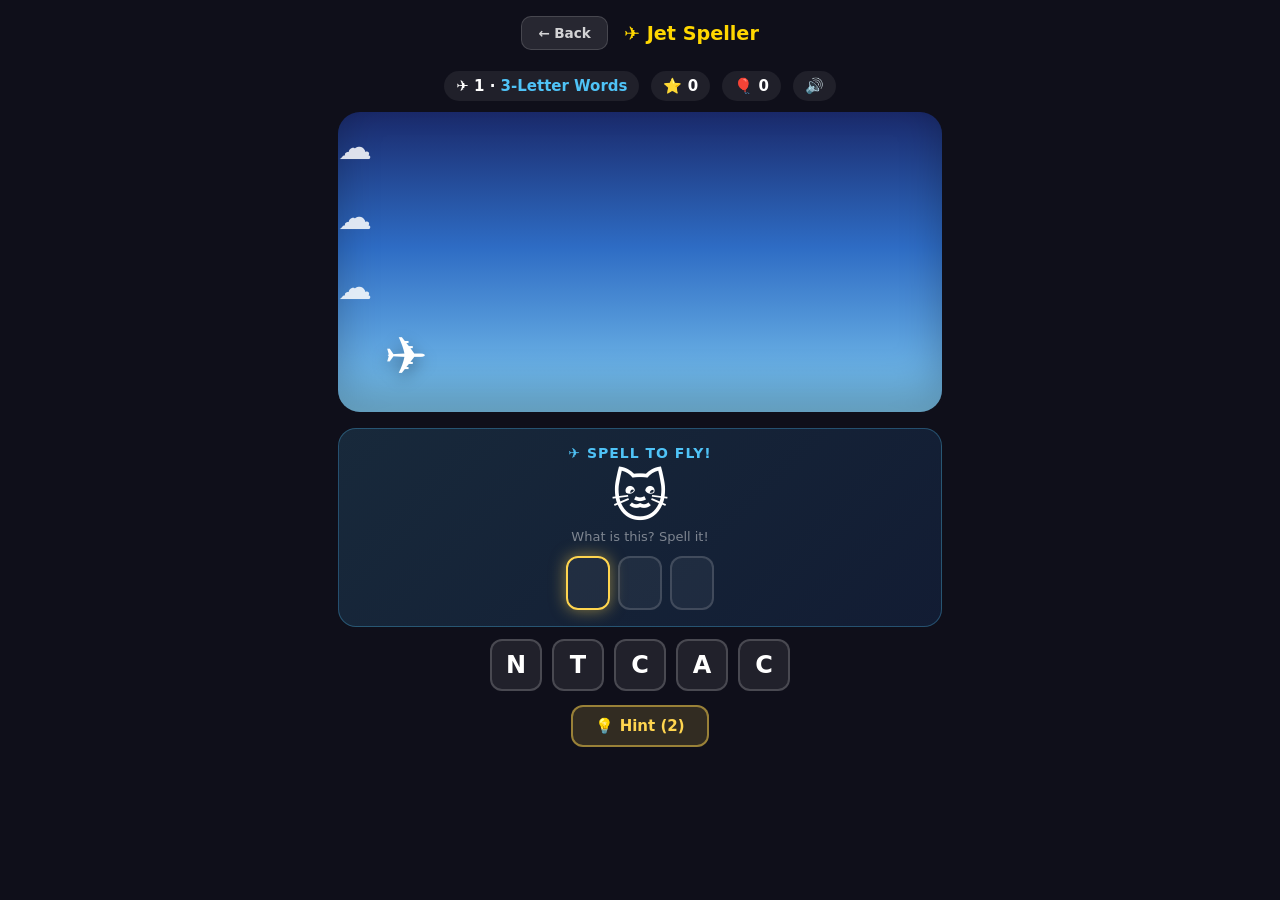
<file: games/jet-speller.html>
<!DOCTYPE html>
<html lang="en">
<head>
<meta charset="UTF-8">
<meta name="viewport" content="width=device-width, initial-scale=1.0">
<title>Jet Speller</title>
<link rel="stylesheet" href="../style.css">
<style>
  body{display:flex;flex-direction:column;align-items:center;}
  #wrap{width:min(620px,97vw);padding:0 8px 24px;}
  #ui{display:flex;gap:12px;font-size:15px;font-weight:600;padding:0.3rem 0 0.7rem;align-items:center;flex-wrap:wrap;justify-content:center;}
  #ui .pill{background:rgba(255,255,255,0.07);padding:6px 12px;border-radius:999px;}
  #ui button.pill{border:none;color:#fff;cursor:pointer;font:inherit;transition:background 0.15s;}
  #ui button.pill:hover{background:rgba(255,255,255,0.14);}
  #levelLabel{color:#4FC3F7;font-weight:700;}

  /* Sky scene */
  #sky{
    position:relative;height:300px;border-radius:22px;overflow:hidden;
    background:linear-gradient(180deg,#1a2a6c 0%,#2E6CC4 45%,#7EC8F0 100%);
    box-shadow:inset 0 -20px 40px rgba(0,0,0,0.25);
  }
  .cloud{position:absolute;font-size:34px;opacity:0.85;pointer-events:none;
    animation:drift linear infinite;}
  @keyframes drift{from{transform:translateX(640px);}to{transform:translateX(-80px);}}

  #jet{
    position:absolute;left:46px;bottom:26px;font-size:52px;
    transition:bottom 0.7s cubic-bezier(.34,1.4,.5,1), left 0.7s ease;
    filter:drop-shadow(0 6px 8px rgba(0,0,0,0.35));
  }
  #jet.climb{animation:climb 0.7s ease;}
  @keyframes climb{
    0%{rotate:0deg;}40%{rotate:-16deg;}100%{rotate:0deg;}
  }

  .bullet{position:absolute;font-size:22px;pointer-events:none;}
  .balloon{position:absolute;font-size:38px;pointer-events:none;
    filter:drop-shadow(0 3px 4px rgba(0,0,0,0.25));}
  .boom{position:absolute;font-size:40px;pointer-events:none;animation:boom 0.5s ease-out forwards;}
  @keyframes boom{0%{transform:scale(0.4);opacity:1;}100%{transform:scale(1.6);opacity:0;}}

  /* Word to spell */
  #wordCard{
    background:linear-gradient(135deg,rgba(79,195,247,0.15),rgba(41,108,196,0.15));
    border:1px solid rgba(79,195,247,0.3);
    border-radius:18px;padding:16px 12px;margin:16px 0 12px;text-align:center;
  }
  #action{font-size:14px;color:#4FC3F7;font-weight:700;letter-spacing:1px;margin-bottom:8px;text-transform:uppercase;}
  #clue{font-size:56px;line-height:1;}
  #clueLabel{font-size:13px;color:rgba(255,255,255,0.45);margin:4px 0 12px;}
  #slots{display:flex;gap:8px;justify-content:center;flex-wrap:wrap;}
  .slot{
    width:44px;height:54px;border-radius:12px;
    background:rgba(255,255,255,0.05);
    border:2px solid rgba(255,255,255,0.15);
    display:flex;align-items:center;justify-content:center;
    font-size:28px;font-weight:800;color:#fff;
  }
  .slot.next{border-color:#FFD54F;box-shadow:0 0 16px rgba(255,213,79,0.5);}
  .slot.done{background:linear-gradient(140deg,#29B6F6,#1976D2);border-color:#81D4FA;animation:pop 0.3s;}
  .slot.hinted{background:linear-gradient(140deg,#FFB300,#FB8C00);border-color:#FFE082;}
  @keyframes pop{50%{transform:scale(1.15);}}

  /* Letter tiles */
  #tiles{display:flex;flex-wrap:wrap;gap:10px;justify-content:center;}
  .tile{
    width:52px;height:52px;font-size:24px;font-weight:800;
    background:rgba(255,255,255,0.08);
    border:2px solid rgba(255,255,255,0.18);
    border-radius:12px;color:#fff;cursor:pointer;
    font-family:inherit;transition:transform 0.1s,background 0.15s;
  }
  .tile:hover:not(:disabled){background:rgba(79,195,247,0.2);border-color:#4FC3F7;}
  .tile:active:not(:disabled){transform:scale(0.9);}
  .tile.used{opacity:0.25;pointer-events:none;}
  .tile.shake{animation:shake 0.35s;border-color:#FF6B6B;}
  @keyframes shake{0%,100%{transform:translateX(0);}25%{transform:translateX(-6px);}75%{transform:translateX(6px);}}

  /* Hint button */
  #hintBtn{
    display:block;margin:14px auto 0;padding:10px 22px;
    font-size:15px;font-weight:700;font-family:inherit;
    background:rgba(255,213,79,0.15);
    border:2px solid rgba(255,213,79,0.5);
    border-radius:12px;color:#FFD54F;cursor:pointer;transition:background 0.15s;
  }
  #hintBtn:hover:not(:disabled){background:rgba(255,213,79,0.28);}
  #hintBtn:active:not(:disabled){transform:scale(0.96);}
  #hintBtn:disabled{opacity:0.35;cursor:not-allowed;}

  #banner{
    text-align:center;padding:22px 16px;
    background:linear-gradient(135deg,#29B6F6,#1976D2);
    border-radius:18px;margin:14px 0;
    box-shadow:0 0 30px rgba(41,182,246,0.5);
    animation:popIn 0.5s cubic-bezier(.5,1.7,.5,1);
  }
  #banner h2{font-size:26px;margin-bottom:6px;}
  #banner p{color:rgba(255,255,255,0.9);margin-bottom:14px;}
  #banner button{
    padding:12px 28px;font-size:16px;font-weight:700;
    background:#fff;color:#1976D2;border:none;border-radius:12px;cursor:pointer;font-family:inherit;
  }
  #banner button:hover{background:#B3E5FC;}
  @keyframes popIn{0%{transform:scale(0.7);opacity:0;}100%{transform:scale(1);opacity:1;}}
  .hidden{display:none!important;}
</style>
</head>
<body>
<div class="game-header">
  <a href="../index.html" class="back-btn">← Back</a>
  <h1>✈️ Jet Speller</h1>
</div>
<div id="wrap">
  <div id="ui">
    <span class="pill">✈️ <span id="lvlEl">1</span> · <span id="levelLabel">Take Off!</span></span>
    <span class="pill">⭐ <span id="scoreEl">0</span></span>
    <span class="pill">🎈 <span id="popEl">0</span></span>
    <button id="soundBtn" class="pill" title="Sound on/off">🔊</button>
  </div>

  <div id="sky"><div id="jet">✈️</div></div>

  <div id="wordCard">
    <div id="action">✈️ Spell to FLY!</div>
    <div id="clue">🐱</div>
    <div id="clueLabel">What is this? Spell it!</div>
    <div id="slots"></div>
  </div>

  <div id="tiles"></div>
  <button id="hintBtn">💡 Hint (2)</button>

  <div id="banner" class="hidden">
    <h2 id="bannerTitle">🎉 Level Clear! 🎉</h2>
    <p id="bannerMsg">Great flying!</p>
    <button id="nextBtn">Next Level →</button>
  </div>
</div>

<script>
const LEVELS=[
  {label:'3-Letter Words', words:[
    {w:'CAT',e:'🐱'},{w:'DOG',e:'🐶'},{w:'SUN',e:'☀️'},{w:'JET',e:'✈️'},{w:'BUS',e:'🚌'},{w:'COW',e:'🐄'}]},
  {label:'4-Letter Words', words:[
    {w:'STAR',e:'⭐'},{w:'FROG',e:'🐸'},{w:'FISH',e:'🐟'},{w:'BIRD',e:'🐦'},{w:'CAKE',e:'🎂'},{w:'BOAT',e:'⛵'}]},
  {label:'5-Letter Words', words:[
    {w:'CLOUD',e:'☁️'},{w:'TIGER',e:'🐯'},{w:'APPLE',e:'🍎'},{w:'TRAIN',e:'🚂'},{w:'ROBOT',e:'🤖'},{w:'SNAKE',e:'🐍'}]},
];
const HINTS_PER_WORD=2;

const skyEl=document.getElementById('sky');
const jetEl=document.getElementById('jet');
const slotsEl=document.getElementById('slots');
const tilesEl=document.getElementById('tiles');
const actionEl=document.getElementById('action');
const clueEl=document.getElementById('clue');
const clueLabelEl=document.getElementById('clueLabel');
const hintBtn=document.getElementById('hintBtn');
const bannerEl=document.getElementById('banner');
const bannerTitle=document.getElementById('bannerTitle');
const bannerMsg=document.getElementById('bannerMsg');
const nextBtn=document.getElementById('nextBtn');
const lvlEl=document.getElementById('lvlEl');
const scoreEl=document.getElementById('scoreEl');
const popEl=document.getElementById('popEl');
const levelLabel=document.getElementById('levelLabel');

let lvlIdx=0, wordIdx=0, score=0, pops=0;
let word='', typed=0, mode='fly', locked=false, hintsLeft=HINTS_PER_WORD;
let jetBottom=26, jetLeft=46;
const BALLOON_EMOJI=['🎈','🎈','🟡','🔴','🟢','🟣'];

function rnd(n){return Math.floor(Math.random()*n);}

/* ---- Sound effects (synthesized, no files needed) ---- */
let audioCtx=null, soundOn=true;
const soundBtn=document.getElementById('soundBtn');

function initAudio(){
  if(!audioCtx){
    try{ audioCtx=new (window.AudioContext||window.webkitAudioContext)(); }catch(e){ return; }
  }
  if(audioCtx.state==='suspended') audioCtx.resume();
}

function beep(freq,dur,type='sine',vol=0.2,slideTo=null,delay=0){
  if(!soundOn||!audioCtx) return;
  const t=audioCtx.currentTime+delay;
  const osc=audioCtx.createOscillator();
  const g=audioCtx.createGain();
  osc.type=type;
  osc.frequency.setValueAtTime(freq,t);
  if(slideTo) osc.frequency.exponentialRampToValueAtTime(slideTo,t+dur);
  g.gain.setValueAtTime(vol,t);
  g.gain.exponentialRampToValueAtTime(0.0001,t+dur);
  osc.connect(g); g.connect(audioCtx.destination);
  osc.start(t); osc.stop(t+dur+0.02);
}

const SFX={
  letter(){ beep(680,0.08,'square',0.10,980); },
  wrong(){ beep(200,0.2,'sawtooth',0.14,120); },
  word(){ [523,659,784].forEach((f,i)=>beep(f,0.16,'triangle',0.16,null,i*0.09)); },
  fly(){ beep(320,0.55,'sine',0.18,880); },
  shoot(){ beep(900,0.14,'square',0.16,220); beep(1050,0.14,'square',0.16,240,0.13); },
  pop(){
    if(!soundOn||!audioCtx) return;
    const t=audioCtx.currentTime;
    const len=Math.floor(audioCtx.sampleRate*0.12);
    const buffer=audioCtx.createBuffer(1,len,audioCtx.sampleRate);
    const data=buffer.getChannelData(0);
    for(let i=0;i<len;i++) data[i]=(Math.random()*2-1)*Math.pow(1-i/len,2);
    const src=audioCtx.createBufferSource(); src.buffer=buffer;
    const g=audioCtx.createGain(); g.gain.value=0.25;
    src.connect(g); g.connect(audioCtx.destination); src.start(t);
    beep(520,0.1,'sine',0.12,170);
  },
  win(){ [523,659,784,1047].forEach((f,i)=>beep(f,0.24,'triangle',0.18,null,i*0.13)); },
};

soundBtn.onclick=()=>{
  soundOn=!soundOn;
  soundBtn.textContent=soundOn?'🔊':'🔇';
  if(soundOn){ initAudio(); beep(660,0.1,'triangle',0.15); }
};

/* ---- Clouds drifting in the sky ---- */
function spawnClouds(){
  for(let i=0;i<3;i++){
    const c=document.createElement('div');
    c.className='cloud';
    c.textContent='☁️';
    c.style.top=(15+i*70)+'px';
    c.style.animationDuration=(14+i*6)+'s';
    c.style.animationDelay=(-i*5)+'s';
    skyEl.appendChild(c);
  }
}

/* ---- Build the word to spell ---- */
function startWord(){
  const wObj=LEVELS[lvlIdx].words[wordIdx];
  word=wObj.w;
  typed=0;
  hintsLeft=HINTS_PER_WORD;
  clueEl.textContent=wObj.e;
  actionEl.textContent = mode==='fly' ? '✈️ Spell to FLY!' : '💥 Spell to SHOOT!';
  clueLabelEl.textContent='What is this? Spell it!';
  buildSlots();
  buildTiles();
  updateHintBtn();
}

function buildSlots(){
  slotsEl.innerHTML='';
  for(let i=0;i<word.length;i++){
    const s=document.createElement('div');
    s.className='slot'+(i===0?' next':'');
    slotsEl.appendChild(s);
  }
}

function buildTiles(){
  tilesEl.innerHTML='';
  // letters of the word + 2 random extra letters, shuffled
  let letters=word.split('');
  const extras='ABCDEFGHIJKLMNOPRSTUW';
  while(letters.length<word.length+2){
    letters.push(extras[rnd(extras.length)]);
  }
  for(let i=letters.length-1;i>0;i--){const j=rnd(i+1);[letters[i],letters[j]]=[letters[j],letters[i]];}
  letters.forEach(L=>{
    const b=document.createElement('button');
    b.className='tile';
    b.textContent=L;
    b.dataset.letter=L;
    b.onclick=()=>tryLetter(L,b,false);
    tilesEl.appendChild(b);
  });
}

function updateHintBtn(){
  hintBtn.textContent=`💡 Hint (${hintsLeft})`;
  hintBtn.disabled = locked || hintsLeft<=0;
}

/* ---- Handle a letter guess ---- */
function tryLetter(L,btn,fromHint){
  if(locked) return;
  initAudio();
  if(L===word[typed]){
    const slot=slotsEl.children[typed];
    slot.textContent=L;
    slot.classList.remove('next');
    slot.classList.add(fromHint?'hinted':'done');
    if(btn) btn.classList.add('used');
    typed++;
    if(typed<word.length){
      slotsEl.children[typed].classList.add('next');
      SFX.letter();
    } else {
      finishWord();
    }
  } else {
    SFX.wrong();
    const target=btn || [...tilesEl.children].find(t=>t.dataset.letter===L && !t.classList.contains('used'));
    if(target){
      target.classList.add('shake');
      setTimeout(()=>target.classList.remove('shake'),350);
    }
  }
}

/* ---- Hint: reveal the next letter for you ---- */
function useHint(){
  if(locked || hintsLeft<=0 || typed>=word.length) return;
  const need=word[typed];
  const tile=[...tilesEl.children].find(t=>t.dataset.letter===need && !t.classList.contains('used'));
  hintsLeft--;
  tryLetter(need,tile,true);
  updateHintBtn();
}
hintBtn.onclick=useHint;

/* ---- Word complete → do the action ---- */
function finishWord(){
  locked=true;
  updateHintBtn();
  score++; scoreEl.textContent=score;
  clueLabelEl.textContent='✅ '+word+'!';
  SFX.word();
  if(mode==='fly'){
    flyJet();
    mode='shoot';
  } else {
    shootBullet();
    mode='fly';
  }
  setTimeout(()=>{
    wordIdx++;
    locked=false;
    if(wordIdx>=LEVELS[lvlIdx].words.length){
      winLevel();
    } else {
      startWord();
    }
  }, 1500);
}

/* ---- FLY: jet climbs up and to the right, like a takeoff ---- */
function flyJet(){
  SFX.fly();
  jetEl.classList.remove('climb'); void jetEl.offsetWidth; // restart animation
  jetEl.classList.add('climb');
  jetBottom=Math.min(jetBottom+44, 200);
  jetLeft=Math.min(jetLeft+50, 240);
  jetEl.style.bottom=jetBottom+'px';
  jetEl.style.left=jetLeft+'px';
  setTimeout(()=>jetEl.classList.remove('climb'),700);
  for(let i=0;i<4;i++){
    setTimeout(()=>{
      const p=document.createElement('div');
      p.className='boom';p.textContent='💨';
      const r=jetEl.getBoundingClientRect();const sr=skyEl.getBoundingClientRect();
      p.style.left=(r.left-sr.left)+'px';
      p.style.top=(r.top-sr.top+20)+'px';
      skyEl.appendChild(p);
      setTimeout(()=>p.remove(),500);
    },i*120);
  }
}

/* ---- SHOOT: bullet flies up, spawn a balloon to hit ---- */
function shootBullet(){
  SFX.shoot();
  const balloon=document.createElement('div');
  balloon.className='balloon';
  balloon.textContent=BALLOON_EMOJI[rnd(BALLOON_EMOJI.length)];
  const bx=140+rnd(skyEl.clientWidth-220);
  const by=20+rnd(60);
  balloon.style.left=bx+'px';
  balloon.style.top=by+'px';
  skyEl.appendChild(balloon);

  const jr=jetEl.getBoundingClientRect();
  const sr=skyEl.getBoundingClientRect();
  const startX=jr.left-sr.left+jr.width-6;
  const startY=jr.top-sr.top+6;

  const bullet=document.createElement('div');
  bullet.className='bullet';
  bullet.textContent='⚡';
  bullet.style.left=startX+'px';
  bullet.style.top=startY+'px';
  skyEl.appendChild(bullet);

  const targetX=bx+8, targetY=by+8;
  const steps=18;let step=0;
  const dx=(targetX-startX)/steps, dy=(targetY-startY)/steps;
  const timer=setInterval(()=>{
    step++;
    bullet.style.left=(startX+dx*step)+'px';
    bullet.style.top=(startY+dy*step)+'px';
    if(step>=steps){
      clearInterval(timer);
      bullet.remove();
      const boom=document.createElement('div');
      boom.className='boom';boom.textContent='💥';
      boom.style.left=bx+'px';boom.style.top=by+'px';
      skyEl.appendChild(boom);
      balloon.remove();
      setTimeout(()=>boom.remove(),500);
      SFX.pop();
      pops++; popEl.textContent=pops;
    }
  },40);
}

/* ---- Level win ---- */
function winLevel(){
  const last=lvlIdx===LEVELS.length-1;
  bannerTitle.textContent = last ? '🏆 Ace Pilot! 🏆' : '🎉 Level Clear! 🎉';
  bannerMsg.textContent = last
    ? `Amazing! You spelled ${score} words and popped ${pops} balloons!`
    : `Great flying! On to the next runway...`;
  nextBtn.textContent = last ? 'Play Again' : 'Next Level →';
  hintBtn.disabled=true;
  SFX.win();
  bannerEl.classList.remove('hidden');
}

nextBtn.onclick=()=>{
  initAudio();
  bannerEl.classList.add('hidden');
  if(lvlIdx===LEVELS.length-1){
    lvlIdx=0; score=0; pops=0; scoreEl.textContent=0; popEl.textContent=0;
  } else {
    lvlIdx++;
  }
  wordIdx=0; mode='fly';
  jetBottom=26; jetLeft=46;
  jetEl.style.bottom='26px'; jetEl.style.left='46px';
  lvlEl.textContent=lvlIdx+1;
  levelLabel.textContent=LEVELS[lvlIdx].label;
  startWord();
};

/* ---- Physical keyboard support ---- */
window.addEventListener('keydown',e=>{
  const k=e.key.toUpperCase();
  if(k.length===1 && k>='A' && k<='Z'){
    const btn=[...tilesEl.children].find(t=>t.dataset.letter===k && !t.classList.contains('used'));
    tryLetter(k,btn,false);
  }
});

spawnClouds();
levelLabel.textContent=LEVELS[0].label;
startWord();
</script>
</body>
</html>
</file>
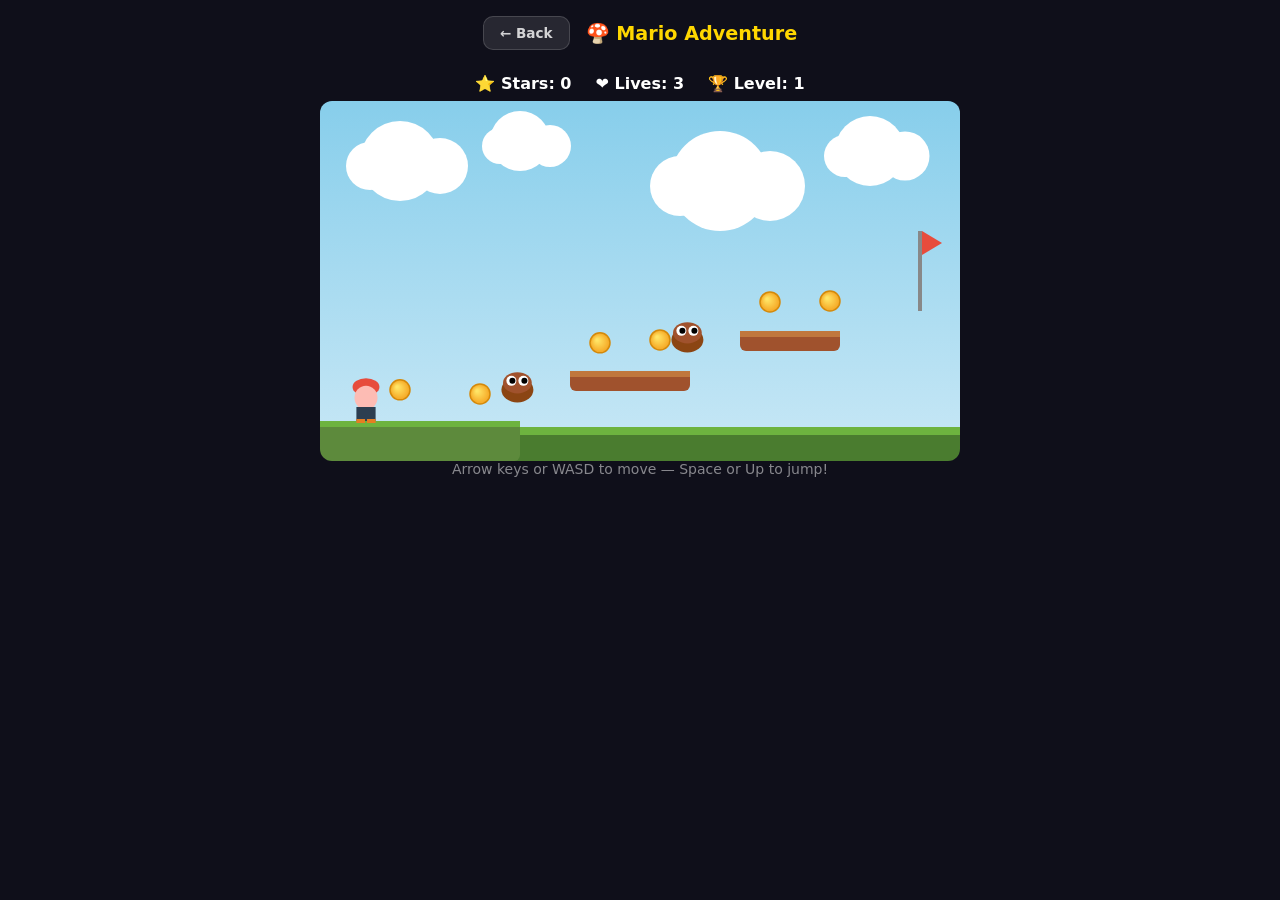
<file: games/mario.html>
<!DOCTYPE html>
<html lang="en">
<head>
<meta charset="UTF-8">
<meta name="viewport" content="width=device-width, initial-scale=1.0">
<title>Mario Adventure</title>
<link rel="stylesheet" href="../style.css">
<style>
  body { display: flex; flex-direction: column; align-items: center; }
  #gameCanvas { border-radius: 12px; display: block; max-width: 100%; }
  #ui { display: flex; gap: 24px; font-size: 16px; font-weight: 600; padding: 0.5rem 0; }
  #msg { font-size: 14px; color: rgba(255,255,255,0.5); padding-bottom: 1rem; }
</style>
</head>
<body>

<div class="game-header">
  <a href="../index.html" class="back-btn">← Back</a>
  <h1>🍄 Mario Adventure</h1>
</div>

<div id="ui">
  <span>⭐ Stars: <span id="score">0</span></span>
  <span>❤️ Lives: <span id="lives">3</span></span>
  <span>🏆 Level: <span id="level">1</span></span>
</div>
<canvas id="gameCanvas" width="640" height="360"></canvas>
<div id="msg">Arrow keys or WASD to move — Space or Up to jump!</div>

<script>
const canvas = document.getElementById('gameCanvas');
const ctx = canvas.getContext('2d');
const W = canvas.width, H = canvas.height;
const GRAVITY = 0.5, JUMP = -13, SPEED = 4;
let score = 0, lives = 3, levelNum = 1, gameOver = false, won = false;

function makeLevel(n) {
  const platforms = [
    {x:0, y:320, w:200, h:40, c:'#5D8A3C'},
    {x:250, y:270, w:120, h:20, c:'#A0522D'},
    {x:420, y:230, w:100, h:20, c:'#A0522D'},
    {x:0, y:H, w:W, h:10, c:'transparent'},
  ];
  if (n >= 2) { platforms.push({x:100, y:200, w:80, h:20, c:'#A0522D'}); platforms.push({x:480, y:180, w:120, h:20, c:'#A0522D'}); }
  if (n >= 3) { platforms.push({x:200, y:150, w:80, h:20, c:'#A0522D'}); platforms.push({x:560, y:130, w:80, h:20, c:'#A0522D'}); }
  const coins = [];
  [[80,290],[160,290],[280,240],[340,240],[450,200],[510,200]].forEach(([x,y]) => coins.push({x,y,r:10,collected:false}));
  if (n >= 2) [[130,170],[510,150]].forEach(([x,y]) => coins.push({x,y,r:10,collected:false}));
  if (n >= 3) [[240,120],[590,100]].forEach(([x,y]) => coins.push({x,y,r:10,collected:false}));
  const enemies = [];
  [[180,300],[350,250],[470,210]].slice(0,n+1).forEach(([x,y]) => enemies.push({x,y:y-28,w:32,h:28,dx:1.2*n*0.5+0.8,alive:true}));
  return {platforms, coins, enemies, flag:{x:590,y:130,w:20,h:80}};
}

let lvl = makeLevel(levelNum);
const player = {x:30,y:260,w:32,h:40,vx:0,vy:0,onGround:false,facingRight:true};
const keys = {};
document.addEventListener('keydown', e => { keys[e.code]=true; if(['Space','ArrowUp','ArrowDown','ArrowLeft','ArrowRight'].includes(e.code)) e.preventDefault(); });
document.addEventListener('keyup', e => keys[e.code]=false);

function rectOverlap(a,b){ return a.x<b.x+b.w&&a.x+a.w>b.x&&a.y<b.y+b.h&&a.y+a.h>b.y; }
function resetPlayer(){ player.x=30;player.y=260;player.vx=0;player.vy=0; }
function nextLevel(){ levelNum++; if(levelNum>3){won=true;return;} lvl=makeLevel(levelNum); resetPlayer(); document.getElementById('level').textContent=levelNum; }

function drawBackground(){
  const sky=ctx.createLinearGradient(0,0,0,H); sky.addColorStop(0,'#87CEEB'); sky.addColorStop(1,'#C9E8F6');
  ctx.fillStyle=sky; ctx.fillRect(0,0,W,H);
  ctx.fillStyle='#fff';
  [[80,60,40],[200,40,30],[400,80,50],[550,50,35]].forEach(([cx,cy,r])=>{
    ctx.beginPath();ctx.arc(cx,cy,r,0,Math.PI*2);ctx.fill();
    ctx.beginPath();ctx.arc(cx+r,cy+5,r*0.7,0,Math.PI*2);ctx.fill();
    ctx.beginPath();ctx.arc(cx-r+10,cy+5,r*0.6,0,Math.PI*2);ctx.fill();
  });
  ctx.fillStyle='#4A7C2F'; ctx.fillRect(0,330,W,30);
  ctx.fillStyle='#6DB33F'; ctx.fillRect(0,326,W,8);
}

function drawPlatforms(){
  lvl.platforms.forEach(p=>{
    if(p.c==='transparent')return;
    ctx.fillStyle=p.c; ctx.beginPath(); ctx.roundRect(p.x,p.y,p.w,p.h,6); ctx.fill();
    ctx.fillStyle=p.c==='#5D8A3C'?'#6DB33F':'#C0773D'; ctx.fillRect(p.x,p.y,p.w,6);
  });
}

function drawCoins(){
  lvl.coins.forEach(c=>{
    if(c.collected)return;
    const bob=Math.sin(Date.now()/500+c.x)*3;
    ctx.save(); ctx.translate(c.x,c.y+bob);
    const g=ctx.createRadialGradient(-3,-3,1,0,0,c.r); g.addColorStop(0,'#FFE566'); g.addColorStop(1,'#F5A623');
    ctx.fillStyle=g; ctx.beginPath(); ctx.arc(0,0,c.r,0,Math.PI*2); ctx.fill();
    ctx.strokeStyle='#D4890A'; ctx.lineWidth=1.5; ctx.stroke(); ctx.restore();
  });
}

function drawFlag(){
  const f=lvl.flag;
  ctx.fillStyle='#888'; ctx.fillRect(f.x+8,f.y,4,f.h);
  ctx.fillStyle='#E74C3C'; ctx.beginPath(); ctx.moveTo(f.x+12,f.y); ctx.lineTo(f.x+32,f.y+12); ctx.lineTo(f.x+12,f.y+24); ctx.fill();
}

function drawEnemies(){
  lvl.enemies.forEach(e=>{
    if(!e.alive)return;
    ctx.fillStyle='#8B4513'; ctx.beginPath(); ctx.ellipse(e.x+e.w/2,e.y+e.h*0.6,e.w/2,e.h*0.45,0,0,Math.PI*2); ctx.fill();
    ctx.fillStyle='#A0522D'; ctx.beginPath(); ctx.ellipse(e.x+e.w/2,e.y+e.h*0.35,e.w*0.45,e.h*0.38,0,0,Math.PI*2); ctx.fill();
    ctx.fillStyle='#fff';
    ctx.beginPath();ctx.arc(e.x+e.w/2-6,e.y+e.h*0.28,5,0,Math.PI*2);ctx.fill();
    ctx.beginPath();ctx.arc(e.x+e.w/2+6,e.y+e.h*0.28,5,0,Math.PI*2);ctx.fill();
    ctx.fillStyle='#000';
    ctx.beginPath();ctx.arc(e.x+e.w/2-5,e.y+e.h*0.28,3,0,Math.PI*2);ctx.fill();
    ctx.beginPath();ctx.arc(e.x+e.w/2+7,e.y+e.h*0.28,3,0,Math.PI*2);ctx.fill();
  });
}

function drawPlayer(){
  const p=player; ctx.save(); ctx.translate(p.x+p.w/2,p.y+p.h/2);
  if(!p.facingRight)ctx.scale(-1,1);
  ctx.fillStyle='#E74C3C'; ctx.beginPath(); ctx.ellipse(0,-p.h*0.35,p.w*0.42,p.h*0.22,0,0,Math.PI*2); ctx.fill();
  ctx.fillStyle='#FDBCB4'; ctx.beginPath(); ctx.ellipse(0,-p.h*0.08,p.w*0.36,p.h*0.3,0,0,Math.PI*2); ctx.fill();
  ctx.fillStyle='#2C3E50'; ctx.fillRect(-p.w*0.3,p.h*0.15,p.w*0.6,p.h*0.35);
  ctx.fillStyle='#E67E22';
  ctx.fillRect(-p.w*0.3,p.h*0.45,p.w*0.27,p.h*0.1);
  ctx.fillRect(p.w*0.03,p.h*0.45,p.w*0.27,p.h*0.1);
  ctx.restore();
}

function update(){
  if(gameOver||won)return;
  if(keys['ArrowLeft']||keys['KeyA']){player.vx=-SPEED;player.facingRight=false;}
  else if(keys['ArrowRight']||keys['KeyD']){player.vx=SPEED;player.facingRight=true;}
  else player.vx=0;
  if((keys['Space']||keys['ArrowUp']||keys['KeyW'])&&player.onGround){player.vy=JUMP;player.onGround=false;}
  player.vy+=GRAVITY; player.x+=player.vx; player.y+=player.vy; player.onGround=false;
  const pr={x:player.x,y:player.y,w:player.w,h:player.h};
  lvl.platforms.forEach(p=>{
    if(p.c==='transparent')return;
    if(rectOverlap(pr,p)){
      const ox=Math.min(pr.x+pr.w,p.x+p.w)-Math.max(pr.x,p.x);
      const oy=Math.min(pr.y+pr.h,p.y+p.h)-Math.max(pr.y,p.y);
      if(oy<ox){
        if(player.y+player.h>p.y&&player.vy>=0){player.y=p.y-player.h;player.vy=0;player.onGround=true;}
        else if(player.y<p.y+p.h&&player.vy<0){player.y=p.y+p.h;player.vy=0;}
      } else {
        if(player.x<p.x)player.x=p.x-player.w; else player.x=p.x+p.w; player.vx=0;
      }
    }
  });
  if(player.y>H){lives--;document.getElementById('lives').textContent=lives;if(lives<=0){gameOver=true;return;}resetPlayer();}
  player.x=Math.max(0,Math.min(W-player.w,player.x));
  lvl.coins.forEach(c=>{
    if(!c.collected&&rectOverlap(pr,{x:c.x-c.r,y:c.y-c.r,w:c.r*2,h:c.r*2})){c.collected=true;score++;document.getElementById('score').textContent=score;}
  });
  lvl.enemies.forEach(e=>{
    if(!e.alive)return;
    e.x+=e.dx;
    let onPlat=false;
    lvl.platforms.forEach(p=>{if(p.c==='transparent')return;if(e.x>p.x&&e.x+e.w<p.x+p.w&&Math.abs((e.y+e.h)-p.y)<5)onPlat=true;});
    if(e.x<0||e.x+e.w>W||!onPlat)e.dx*=-1;
    if(rectOverlap(pr,{x:e.x,y:e.y,w:e.w,h:e.h})){
      if(player.vy>0&&player.y+player.h<e.y+e.h*0.5){e.alive=false;player.vy=-8;score+=2;document.getElementById('score').textContent=score;}
      else{lives--;document.getElementById('lives').textContent=lives;if(lives<=0){gameOver=true;return;}resetPlayer();}
    }
  });
  const f=lvl.flag;
  if(rectOverlap(pr,{x:f.x,y:f.y,w:f.w,h:f.h}))nextLevel();
}

function drawOverlay(text,sub){
  ctx.fillStyle='rgba(0,0,0,0.55)';ctx.fillRect(0,0,W,H);
  ctx.fillStyle='#fff';ctx.font='bold 40px sans-serif';ctx.textAlign='center';
  ctx.fillText(text,W/2,H/2-20);ctx.font='20px sans-serif';ctx.fillText(sub,W/2,H/2+20);
  ctx.fillStyle='#FFE566';ctx.font='16px sans-serif';ctx.fillText('Press Space or click to restart!',W/2,H/2+60);
}

function restart(){score=0;lives=3;levelNum=1;gameOver=false;won=false;lvl=makeLevel(1);resetPlayer();document.getElementById('score').textContent=0;document.getElementById('lives').textContent=3;document.getElementById('level').textContent=1;}

document.addEventListener('keydown',e=>{if(e.code==='Space'&&(gameOver||won))restart();});
canvas.addEventListener('click',()=>{if(gameOver||won)restart();});

function loop(){
  ctx.clearRect(0,0,W,H);
  drawBackground();drawPlatforms();drawFlag();drawCoins();drawEnemies();drawPlayer();
  if(gameOver)drawOverlay('Game Over!',`You got ${score} stars!`);
  if(won)drawOverlay('You Win! 🎉',`Amazing! You got ${score} stars!`);
  if(!gameOver&&!won)update();
  requestAnimationFrame(loop);
}
loop();
</script>
</body>
</html>
</file>
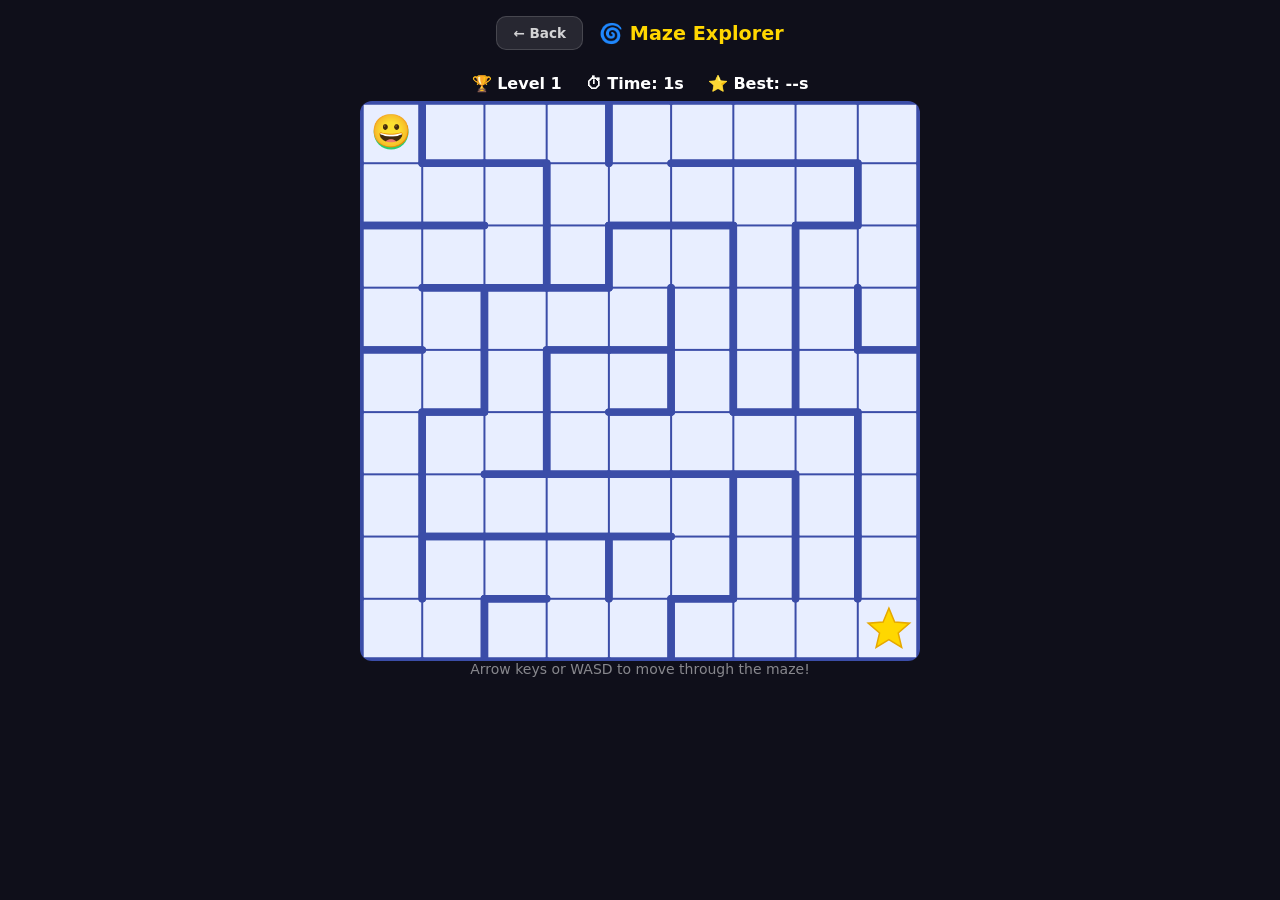
<file: games/maze.html>
<!DOCTYPE html>
<html lang="en">
<head>
<meta charset="UTF-8">
<meta name="viewport" content="width=device-width, initial-scale=1.0">
<title>Maze Explorer</title>
<link rel="stylesheet" href="../style.css">
<style>
  body { display:flex; flex-direction:column; align-items:center; }
  #mazeCanvas { border-radius:12px; display:block; max-width:100%; }
  #ui { display:flex; gap:24px; font-size:16px; font-weight:600; padding:0.5rem 0; }
  #msg { font-size:14px; color:rgba(255,255,255,0.5); padding-bottom:1rem; }
</style>
</head>
<body>

<div class="game-header">
  <a href="../index.html" class="back-btn">← Back</a>
  <h1>🌀 Maze Explorer</h1>
</div>

<div id="ui">
  <span>🏆 Level <span id="mlevel">1</span></span>
  <span>⏱ Time: <span id="mtime">0</span>s</span>
  <span>⭐ Best: <span id="mbest">--</span>s</span>
</div>
<canvas id="mazeCanvas" width="560" height="560"></canvas>
<div id="msg">Arrow keys or WASD to move through the maze!</div>

<script>
const canvas=document.getElementById('mazeCanvas');
const ctx=canvas.getContext('2d');
const SIZE=560;
const LEVELS=[{cols:9,rows:9},{cols:13,rows:13},{cols:17,rows:17},{cols:21,rows:21}];
let level=0,timer=0,timerInterval=null,best=Infinity,maze,player,cols,rows,cellSize,pendingNext=false;

const WALL_COLORS=['#3B4DA8','#1B7A4A','#8B2252','#5B3AA0'];
const PATH_COLORS=['#E8EEFF','#E8FFF3','#FFE8F3','#EFE8FF'];

function buildMaze(c,r){
  const grid=Array.from({length:r},(_,y)=>Array.from({length:c},(_,x)=>({x,y,visited:false,walls:{top:true,right:true,bottom:true,left:true}})));
  function idx(x,y){return y>=0&&y<r&&x>=0&&x<c?grid[y][x]:null;}
  const stack=[],start=grid[0][0];start.visited=true;stack.push(start);
  while(stack.length){
    const cur=stack[stack.length-1];
    const neighbors=[{cell:idx(cur.x,cur.y-1),dir:'top',opp:'bottom'},{cell:idx(cur.x+1,cur.y),dir:'right',opp:'left'},{cell:idx(cur.x,cur.y+1),dir:'bottom',opp:'top'},{cell:idx(cur.x-1,cur.y),dir:'left',opp:'right'}].filter(n=>n.cell&&!n.cell.visited);
    if(neighbors.length){const {cell,dir,opp}=neighbors[Math.floor(Math.random()*neighbors.length)];cur.walls[dir]=false;cell.walls[opp]=false;cell.visited=true;stack.push(cell);}
    else stack.pop();
  }
  return grid;
}

function startLevel(l){
  level=l;document.getElementById('mlevel').textContent=l+1;
  const cfg=LEVELS[l];cols=cfg.cols;rows=cfg.rows;cellSize=SIZE/cols;
  maze=buildMaze(cols,rows);player={x:0,y:0};
  clearInterval(timerInterval);timer=0;document.getElementById('mtime').textContent='0';
  timerInterval=setInterval(()=>{timer++;document.getElementById('mtime').textContent=timer;},1000);
  pendingNext=false;draw();
}

function draw(){
  const wc=WALL_COLORS[level%WALL_COLORS.length];
  const pc=PATH_COLORS[level%PATH_COLORS.length];
  ctx.fillStyle=wc;ctx.fillRect(0,0,SIZE,SIZE);
  for(let y=0;y<rows;y++)for(let x=0;x<cols;x++){const px=x*cellSize,py=y*cellSize;ctx.fillStyle=pc;ctx.fillRect(px+1,py+1,cellSize-2,cellSize-2);}

  ctx.fillStyle='#FFD700';
  const gs=cellSize*0.7,gx=(cols-1)*cellSize+cellSize/2-gs/2,gy=(rows-1)*cellSize+cellSize/2-gs/2,cx2=gx+gs/2,cy2=gy+gs/2,r=gs/2;
  ctx.beginPath();
  for(let i=0;i<10;i++){const angle=(i*Math.PI/5)-Math.PI/2,rad=i%2===0?r:r*0.45;i===0?ctx.moveTo(cx2+rad*Math.cos(angle),cy2+rad*Math.sin(angle)):ctx.lineTo(cx2+rad*Math.cos(angle),cy2+rad*Math.sin(angle));}
  ctx.closePath();ctx.fill();ctx.strokeStyle='#E6A800';ctx.lineWidth=1.5;ctx.stroke();

  ctx.strokeStyle=wc;const lw=Math.max(2,cellSize*0.12);ctx.lineWidth=lw;ctx.lineCap='round';
  for(let y=0;y<rows;y++)for(let x=0;x<cols;x++){
    const cell=maze[y][x],px=x*cellSize,py=y*cellSize;
    ctx.beginPath();
    if(cell.walls.top){ctx.moveTo(px,py);ctx.lineTo(px+cellSize,py);}
    if(cell.walls.right){ctx.moveTo(px+cellSize,py);ctx.lineTo(px+cellSize,py+cellSize);}
    if(cell.walls.bottom){ctx.moveTo(px,py+cellSize);ctx.lineTo(px+cellSize,py+cellSize);}
    if(cell.walls.left){ctx.moveTo(px,py);ctx.lineTo(px,py+cellSize);}
    ctx.stroke();
  }
  ctx.fillStyle='#2ECC71';ctx.beginPath();ctx.arc(cellSize/2,cellSize/2,cellSize*0.28,0,Math.PI*2);ctx.fill();
  ctx.fillStyle='#fff';ctx.font=`bold ${cellSize*0.3}px sans-serif`;ctx.textAlign='center';ctx.textBaseline='middle';ctx.fillText('GO',cellSize/2,cellSize/2);

  const px2=player.x*cellSize+cellSize/2,py2=player.y*cellSize+cellSize/2;
  ctx.font=`${cellSize*0.52}px sans-serif`;ctx.fillText('😀',px2,py2+1);

  if(pendingNext){
    ctx.fillStyle='rgba(0,0,0,0.6)';ctx.fillRect(0,0,SIZE,SIZE);
    ctx.textAlign='center';ctx.textBaseline='middle';
    ctx.font=`bold ${SIZE*0.09}px sans-serif`;ctx.fillStyle='#FFD700';
    ctx.fillText(level>=LEVELS.length-1?'You Win! 🎉':'Level Clear! ⭐',SIZE/2,SIZE/2-50);
    ctx.font=`${SIZE*0.05}px sans-serif`;ctx.fillStyle='#fff';ctx.fillText(`Time: ${timer}s`,SIZE/2,SIZE/2+10);
    ctx.font=`${SIZE*0.04}px sans-serif`;ctx.fillStyle='#FFD700';ctx.fillText('Press Space or click!',SIZE/2,SIZE/2+65);
  }
}

function tryMove(dx,dy){
  if(pendingNext)return;
  const cell=maze[player.y][player.x];
  const dirMap=[{dx:0,dy:-1,wall:'top'},{dx:1,dy:0,wall:'right'},{dx:0,dy:1,wall:'bottom'},{dx:-1,dy:0,wall:'left'}];
  const d=dirMap.find(d=>d.dx===dx&&d.dy===dy);
  if(!d||cell.walls[d.wall])return;
  player.x+=dx;player.y+=dy;
  draw();
  if(player.x===cols-1&&player.y===rows-1){
    clearInterval(timerInterval);
    if(timer<best){best=timer;document.getElementById('mbest').textContent=best+'s';}
    setTimeout(()=>{pendingNext=true;draw();},200);
  }
}

function handleNext(){
  if(!pendingNext)return;
  if(level<LEVELS.length-1)startLevel(level+1);
  else startLevel(0);
}

document.addEventListener('keydown',e=>{
  if(['ArrowUp','ArrowDown','ArrowLeft','ArrowRight'].includes(e.code))e.preventDefault();
  if(e.code==='Space'||e.code==='Enter'){handleNext();return;}
  if(e.code==='ArrowUp'||e.code==='KeyW')tryMove(0,-1);
  if(e.code==='ArrowDown'||e.code==='KeyS')tryMove(0,1);
  if(e.code==='ArrowLeft'||e.code==='KeyA')tryMove(-1,0);
  if(e.code==='ArrowRight'||e.code==='KeyD')tryMove(1,0);
});
canvas.addEventListener('click',handleNext);

let touchStart=null;
canvas.addEventListener('touchstart',e=>{touchStart={x:e.touches[0].clientX,y:e.touches[0].clientY};},{passive:true});
canvas.addEventListener('touchend',e=>{
  if(!touchStart)return;
  const dx=e.changedTouches[0].clientX-touchStart.x,dy=e.changedTouches[0].clientY-touchStart.y;
  if(Math.abs(dx)>Math.abs(dy)){if(dx>20)tryMove(1,0);else if(dx<-20)tryMove(-1,0);}
  else{if(dy>20)tryMove(0,1);else if(dy<-20)tryMove(0,-1);}
  touchStart=null;
},{passive:true});

startLevel(0);
</script>
</body>
</html>
</file>
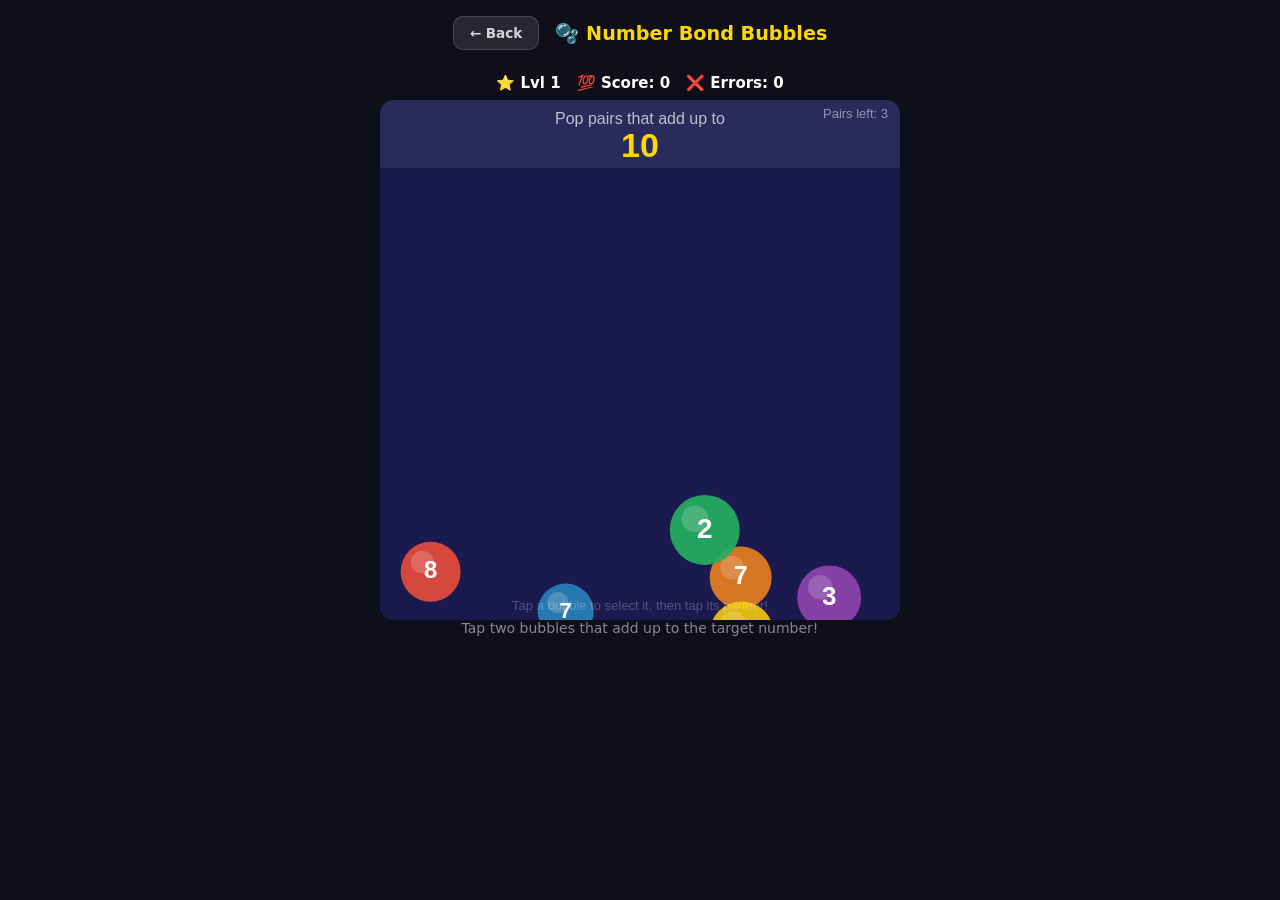
<file: games/number-bond.html>
<!DOCTYPE html>
<html lang="en">
<head>
<meta charset="UTF-8">
<meta name="viewport" content="width=device-width, initial-scale=1.0">
<title>Number Bond Bubbles</title>
<link rel="stylesheet" href="../style.css">
<style>
  body{display:flex;flex-direction:column;align-items:center;}
  #canvas{border-radius:14px;display:block;max-width:100%;cursor:pointer;}
  #ui{display:flex;gap:16px;font-size:15px;font-weight:600;padding:0.5rem 0;align-items:center;flex-wrap:wrap;justify-content:center;}
  #msg{font-size:14px;color:rgba(255,255,255,0.5);padding-bottom:0.5rem;}
</style>
</head>
<body>
<div class="game-header">
  <a href="../index.html" class="back-btn">← Back</a>
  <h1>🫧 Number Bond Bubbles</h1>
</div>
<div id="ui">
  <span>⭐ Lvl <span id="lvlEl">1</span></span>
  <span>💯 Score: <span id="scoreEl">0</span></span>
  <span>❌ Errors: <span id="errEl">0</span></span>
</div>
<canvas id="canvas" width="520" height="520"></canvas>
<div id="msg">Tap two bubbles that add up to the target number!</div>

<script>
const canvas=document.getElementById('canvas'),ctx=canvas.getContext('2d'),W=520,H=520;

const THEMES=[
  {bg:'#1a1a4e',bar:'#12124a',bubBase:['#e74c3c','#e67e22','#f1c40f','#27ae60','#2980b9','#8e44ad']},
  {bg:'#0d2b1f',bar:'#0a2418',bubBase:['#1abc9c','#2ecc71','#f39c12','#e74c3c','#9b59b6','#3498db']},
  {bg:'#1c0a2e',bar:'#160820',bubBase:['#e91e63','#9c27b0','#3f51b5','#009688','#ff5722','#ffc107']},
  {bg:'#1a0a00',bar:'#150800',bubBase:['#ff7043','#ffb300','#66bb6a','#29b6f6','#7e57c2','#ec407a']},
];
const LEVELS=[
  {target:10, numRange:[1,9],   count:6, label:'Make 10',    pairsToWin:3, missing:false},
  {target:12, numRange:[2,10],  count:7, label:'Make 12',    pairsToWin:3, missing:false},
  {target:20, numRange:[3,17],  count:8, label:'Make 20',    pairsToWin:3, missing:false},
  {target:10, numRange:[1,9],   count:5, label:'Missing ?',  pairsToWin:4, missing:true},
];
const PCOLS=['#FFD700','#FF6B6B','#4FC3F7','#A5D6A7','#CE93D8','#FFCC80'];

let lvlIdx=0,score=0,errors=0,state='playing';
let bubbles=[],selectedIdx=-1,pairsLeft=0,particles=[];
let popAnim=[]; // {x,y,r,alpha,color}

function rnd(n){return Math.floor(Math.random()*n);}
function rndBetween(a,b){return a+rnd(b-a+1);}

// Build a pool of bubbles guaranteed to have valid pairs on screen
function makeBubblePool(li){
  const cfg=LEVELS[li];
  const [lo,hi]=cfg.numRange;
  const pool=[];
  // generate cfg.count/2 pairs (ceil)
  const pairs=Math.ceil(cfg.count/2);
  for(let i=0;i<pairs;i++){
    let a;
    if(cfg.missing){
      // one bubble is '?' (the missing addend), one is the fixed number
      const fixed=rndBetween(lo,hi);
      const missing=cfg.target-fixed;
      if(missing>=lo&&missing<=hi){pool.push({type:'fixed',val:fixed});pool.push({type:'missing',val:missing});}
      else{i--;continue;}
    } else {
      a=rndBetween(lo,hi);
      const b=cfg.target-a;
      if(b>=lo&&b<=hi&&b!==a){pool.push({type:'normal',val:a});pool.push({type:'normal',val:b});}
      else{i--;continue;}
    }
  }
  return pool.slice(0,cfg.count);
}

function makeBubbles(li){
  const cfg=LEVELS[li];
  const pool=makeBubblePool(li);
  // shuffle pool
  for(let i=pool.length-1;i>0;i--){const j=rnd(i+1);[pool[i],pool[j]]=[pool[j],pool[i]];}
  const th=THEMES[li%THEMES.length];
  return pool.map((p,i)=>{
    const col=th.bubBase[i%th.bubBase.length];
    return{
      val:p.val,type:p.type,
      x:40+rnd(W-80),y:H-60+rnd(120),  // start below screen
      r:28+rnd(8),
      vy:-(0.4+Math.random()*0.6),       // float upward
      vx:(Math.random()-0.5)*0.3,
      phase:Math.random()*Math.PI*2,     // sine drift phase
      col,
      selected:false,
      popping:false,popR:0,popAlpha:1,
      shake:0
    };
  });
}

function makeLevel(li){
  const cfg=LEVELS[li];
  bubbles=makeBubbles(li);
  pairsLeft=cfg.pairsToWin;
  selectedIdx=-1;particles=[];popAnim=[];state='playing';
  document.getElementById('lvlEl').textContent=li+1;
  document.getElementById('scoreEl').textContent=score;
  document.getElementById('errEl').textContent=errors;
}

function spawnParticles(x,y){
  for(let i=0;i<14;i++){
    const a=Math.random()*Math.PI*2,sp=2.5+Math.random()*4;
    particles.push({x,y,vx:Math.cos(a)*sp,vy:Math.sin(a)*sp-2,r:3+Math.random()*5,alpha:1,color:PCOLS[rnd(PCOLS.length)]});
  }
}

function popBubble(idx){
  const b=bubbles[idx];
  // create expanding ring
  popAnim.push({x:b.x,y:b.y,r:b.r,alpha:1,color:b.col});
  spawnParticles(b.x,b.y);
  bubbles.splice(idx,1);
  // adjust selectedIdx if needed
  if(selectedIdx===idx)selectedIdx=-1;
  else if(selectedIdx>idx)selectedIdx--;
}

function replenishBubbles(li){
  // after a pop, add new valid pair to maintain count
  const cfg=LEVELS[li];
  if(bubbles.length>=cfg.count)return;
  const pool=makeBubblePool(li);
  for(let i=pool.length-1;i>0;i--){const j=rnd(i+1);[pool[i],pool[j]]=[pool[j],pool[i]];}
  const th=THEMES[li%THEMES.length];
  const need=cfg.count-bubbles.length;
  pool.slice(0,Math.min(need,pool.length)).forEach((p,i)=>{
    const col=th.bubBase[(bubbles.length+i)%th.bubBase.length];
    bubbles.push({val:p.val,type:p.type,x:40+rnd(W-80),y:H+20+rnd(60),r:28+rnd(8),vy:-(0.4+Math.random()*0.6),vx:(Math.random()-0.5)*0.3,phase:Math.random()*Math.PI*2,col,selected:false,popping:false,popR:0,popAlpha:1,shake:0});
  });
}

function checkPair(i1,i2){
  const b1=bubbles[i1],b2=bubbles[i2];
  const sum=b1.val+b2.val;
  const target=LEVELS[lvlIdx].target;
  return sum===target;
}

function handleTap(x,y){
  if(state==='levelup'){if(lvlIdx<LEVELS.length-1){lvlIdx++;makeLevel(lvlIdx);}return;}
  if(state==='win'){lvlIdx=0;score=0;errors=0;makeLevel(0);return;}
  if(state!=='playing')return;

  // find tapped bubble (check in reverse so top-drawn bubbles get priority)
  let hit=-1;
  for(let i=bubbles.length-1;i>=0;i--){
    const b=bubbles[i];
    const dx=x-b.x,dy=y-b.y;
    if(dx*dx+dy*dy<=b.r*b.r){hit=i;break;}
  }
  if(hit===-1)return;

  if(selectedIdx===-1){
    bubbles[hit].selected=true;selectedIdx=hit;
  } else if(selectedIdx===hit){
    // deselect
    bubbles[hit].selected=false;selectedIdx=-1;
  } else {
    // second bubble tapped — check pair
    if(checkPair(selectedIdx,hit)){
      score+=15;document.getElementById('scoreEl').textContent=score;
      spawnParticles((bubbles[selectedIdx].x+bubbles[hit].x)/2,(bubbles[selectedIdx].y+bubbles[hit].y)/2);
      // pop both (higher index first so lower index stays valid)
      const hi=Math.max(selectedIdx,hit),lo=Math.min(selectedIdx,hit);
      popBubble(hi);popBubble(lo);
      selectedIdx=-1;
      replenishBubbles(lvlIdx);
      pairsLeft--;
      if(pairsLeft<=0)setTimeout(()=>{state=lvlIdx>=LEVELS.length-1?'win':'levelup';},700);
    } else {
      errors++;document.getElementById('errEl').textContent=errors;
      bubbles[selectedIdx].shake=8;bubbles[hit].shake=8;
      bubbles[selectedIdx].selected=false;selectedIdx=-1;
    }
  }
}

function draw(){
  const li=lvlIdx,th=THEMES[li%THEMES.length],cfg=LEVELS[li];
  ctx.fillStyle=th.bg;ctx.fillRect(0,0,W,H);

  // Header bar
  ctx.fillStyle='rgba(255,255,255,0.07)';ctx.fillRect(0,0,W,68);
  ctx.textAlign='center';ctx.textBaseline='middle';

  if(cfg.missing){
    ctx.font='bold 22px sans-serif';ctx.fillStyle='#fff';
    ctx.fillText('? + ',W/2-55,28);
    ctx.fillStyle='#FFD700';ctx.font='bold 28px sans-serif';
    ctx.fillText(cfg.target,W/2+20,28);
    ctx.fillStyle='rgba(255,255,255,0.6)';ctx.font='15px sans-serif';
    ctx.fillText('Find the missing addend!',W/2,52);
  } else {
    ctx.fillStyle='rgba(255,255,255,0.7)';ctx.font='16px sans-serif';
    ctx.fillText('Pop pairs that add up to',W/2,20);
    ctx.fillStyle='#FFD700';ctx.font='bold 34px sans-serif';
    ctx.fillText(cfg.target,W/2,48);
  }

  // Pairs left indicator (top-right)
  ctx.fillStyle='rgba(255,255,255,0.5)';ctx.font='13px sans-serif';ctx.textAlign='right';
  ctx.fillText(`Pairs left: ${pairsLeft}`,W-12,14);
  ctx.textAlign='center';

  // Update & draw bubbles
  const tick=Date.now()/400;
  bubbles.forEach(b=>{
    // physics
    b.x+=b.vx+Math.sin(tick*0.7+b.phase)*0.4;
    b.y+=b.vy;
    // wrap
    if(b.y+b.r<0){b.y=H+b.r;b.x=40+rnd(W-80);}
    if(b.x-b.r<0)b.x=b.r;
    if(b.x+b.r>W)b.x=W-b.r;

    let ox=0,oy=0;
    if(b.shake>0){ox=(Math.random()-0.5)*8;oy=(Math.random()-0.5)*8;b.shake--;}

    const cx=b.x+ox,cy=b.y+oy;

    // glow for selected
    if(b.selected){ctx.shadowColor='#fff';ctx.shadowBlur=20;}
    else{ctx.shadowBlur=0;}

    // bubble body
    ctx.globalAlpha=0.92;
    ctx.fillStyle=b.col;ctx.beginPath();ctx.arc(cx,cy,b.r,0,Math.PI*2);ctx.fill();

    // gloss
    ctx.globalAlpha=0.18;ctx.fillStyle='#fff';
    ctx.beginPath();ctx.arc(cx-b.r*0.28,cy-b.r*0.32,b.r*0.38,0,Math.PI*2);ctx.fill();
    ctx.globalAlpha=1;ctx.shadowBlur=0;

    // ring if selected
    if(b.selected){ctx.strokeStyle='#fff';ctx.lineWidth=3;ctx.beginPath();ctx.arc(cx,cy,b.r+5,0,Math.PI*2);ctx.stroke();}

    // number or ?
    const isMissing=b.type==='missing';
    ctx.fillStyle='#fff';
    const fs=isMissing?Math.round(b.r*0.72):b.val>=10?Math.round(b.r*0.62):Math.round(b.r*0.8);
    ctx.font=`bold ${fs}px sans-serif`;ctx.textAlign='center';ctx.textBaseline='middle';
    ctx.fillText(isMissing?'?':b.val,cx,cy);
  });

  // Pop ring animations
  popAnim=popAnim.filter(p=>p.alpha>0.05);
  popAnim.forEach(p=>{
    ctx.strokeStyle=p.color;ctx.lineWidth=3;ctx.globalAlpha=p.alpha;
    ctx.beginPath();ctx.arc(p.x,p.y,p.r,0,Math.PI*2);ctx.stroke();
    p.r+=4;p.alpha-=0.06;
  });
  ctx.globalAlpha=1;

  // Particles
  particles=particles.filter(p=>p.alpha>0.05);
  particles.forEach(p=>{
    ctx.globalAlpha=p.alpha;ctx.fillStyle=p.color;
    ctx.beginPath();ctx.arc(p.x,p.y,p.r,0,Math.PI*2);ctx.fill();
    p.x+=p.vx;p.y+=p.vy;p.vy+=0.15;p.alpha-=0.025;
  });
  ctx.globalAlpha=1;

  // Instruction hint
  if(selectedIdx===-1&&state==='playing'){
    ctx.fillStyle='rgba(255,255,255,0.25)';ctx.font='13px sans-serif';ctx.textAlign='center';ctx.textBaseline='middle';
    ctx.fillText('Tap a bubble to select it, then tap its partner!',W/2,H-14);
  } else if(selectedIdx!==-1){
    ctx.fillStyle='rgba(255,255,255,0.55)';ctx.font='13px sans-serif';ctx.textAlign='center';ctx.textBaseline='middle';
    ctx.fillText('Now tap the matching bubble!',W/2,H-14);
  }

  if(state==='levelup'||state==='win'){
    ctx.fillStyle='rgba(0,0,0,0.65)';ctx.fillRect(0,0,W,H);
    ctx.textAlign='center';ctx.textBaseline='middle';
    ctx.font='bold 48px sans-serif';ctx.fillStyle='#FFD700';
    ctx.fillText(state==='win'?'You Win! 🎉':'Level Up! ⭐',W/2,H/2-42);
    ctx.font='22px sans-serif';ctx.fillStyle='#fff';
    ctx.fillText(state==='win'?`Score: ${score}  Errors: ${errors}`:'Amazing number bonds!',W/2,H/2+14);
    ctx.font='17px sans-serif';ctx.fillStyle='#FFD700';
    ctx.fillText('Tap to continue →',W/2,H/2+58);
  }
}

canvas.addEventListener('click',e=>{const r=canvas.getBoundingClientRect();handleTap((e.clientX-r.left)*(W/r.width),(e.clientY-r.top)*(H/r.height));});
canvas.addEventListener('touchstart',e=>{e.preventDefault();const r=canvas.getBoundingClientRect();handleTap((e.touches[0].clientX-r.left)*(W/r.width),(e.touches[0].clientY-r.top)*(H/r.height));},{passive:false});

function loop(){draw();requestAnimationFrame(loop);}
makeLevel(0);requestAnimationFrame(loop);
</script>
</body>
</html>
</file>
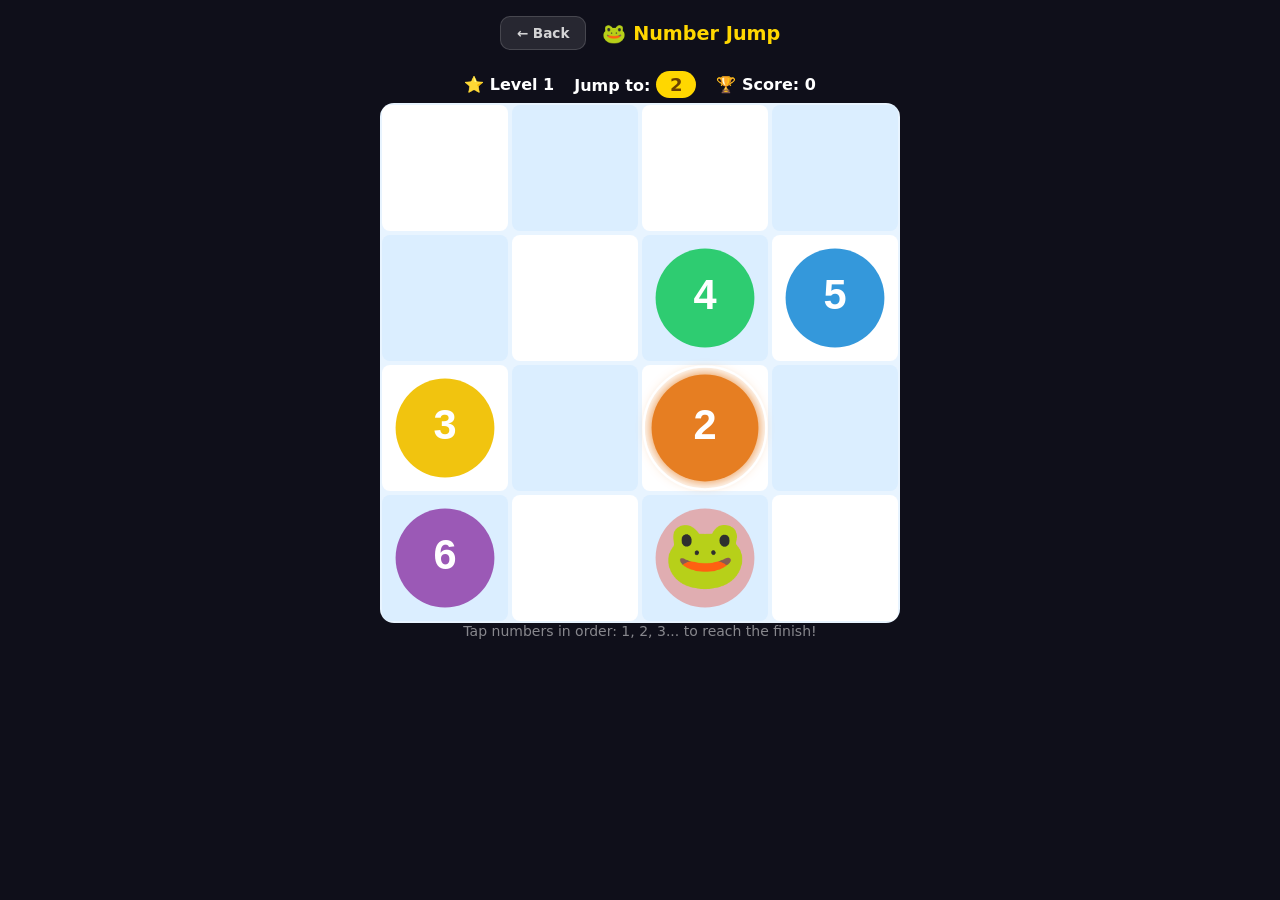
<file: games/number-maze.html>
<!DOCTYPE html>
<html lang="en">
<head>
<meta charset="UTF-8">
<meta name="viewport" content="width=device-width, initial-scale=1.0">
<title>Number Jump</title>
<link rel="stylesheet" href="../style.css">
<style>
  body { display:flex; flex-direction:column; align-items:center; }
  #jCanvas { border-radius:14px; display:block; max-width:100%; cursor:pointer; }
  #ui { display:flex; gap:20px; font-size:16px; font-weight:600; padding:0.5rem 0; align-items:center; }
  #jNext { background:#FFD700; color:#6b4000; border-radius:20px; padding:3px 14px; font-weight:800; font-size:18px; }
  #msg { font-size:14px; color:rgba(255,255,255,0.5); padding-bottom:1rem; }
</style>
</head>
<body>

<div class="game-header">
  <a href="../index.html" class="back-btn">← Back</a>
  <h1>🐸 Number Jump</h1>
</div>

<div id="ui">
  <span>⭐ Level <span id="jlvl">1</span></span>
  <span>Jump to: <span id="jNext">1</span></span>
  <span>🏆 Score: <span id="jscore">0</span></span>
</div>
<canvas id="jCanvas" width="520" height="520"></canvas>
<div id="msg">Tap numbers in order: 1, 2, 3... to reach the finish!</div>

<script>
const canvas=document.getElementById('jCanvas');
const ctx=canvas.getContext('2d');
const SZ=520;
const LEVELS=[{grid:4,count:6},{grid:5,count:9},{grid:6,count:12},{grid:7,count:16}];
const BG_THEMES=[{bg:'#E8F4FF',cell1:'#fff',cell2:'#dbeeff',accent:'#3B8FE8',trail:'#90C4F7'},{bg:'#EDFFF0',cell1:'#fff',cell2:'#d5f5e3',accent:'#2EAA4A',trail:'#82E0AA'},{bg:'#FFF5E8',cell1:'#fff',cell2:'#fdebd0',accent:'#E07820',trail:'#F0A060'},{bg:'#F5E8FF',cell1:'#fff',cell2:'#edd5ff',accent:'#8840D0',trail:'#C39BD3'}];
const NUM_COLORS=['#E74C3C','#E67E22','#F1C40F','#2ECC71','#3498DB','#9B59B6','#E91E8C','#00BCD4','#FF5722','#8BC34A','#673AB7','#FF9800','#795548','#607D8B','#009688','#F44336'];
let lvlIdx=0,nextNum=1,score=0,cells=[],playerCell=null,animPct=1,animFrom=null,animTarget=null,shakeCell=null,shakeTick=0,state='playing';

function makeLevel(li){
  const cfg=LEVELS[li],g=cfg.grid,cellSz=SZ/g;
  const allPos=[];
  for(let r=0;r<g;r++)for(let c=0;c<g;c++)allPos.push({r,c});
  for(let i=allPos.length-1;i>0;i--){const j=Math.floor(Math.random()*(i+1));[allPos[i],allPos[j]]=[allPos[j],allPos[i]];}
  cells=allPos.slice(0,cfg.count).map((pos,i)=>({r:pos.r,c:pos.c,num:i+1,x:pos.c*cellSz+cellSz/2,y:pos.r*cellSz+cellSz/2,sz:cellSz,visited:false}));
  playerCell=cells[0];playerCell.visited=true;nextNum=2;animFrom=null;animTarget=null;animPct=1;shakeCell=null;state='playing';
  document.getElementById('jlvl').textContent=li+1;document.getElementById('jNext').textContent=nextNum;
}

function getCellAt(x,y){const g=LEVELS[lvlIdx].grid,cellSz=SZ/g,c=Math.floor(x/cellSz),r=Math.floor(y/cellSz);return cells.find(cell=>cell.r===r&&cell.c===c)||null;}
function lerp(a,b,t){return a+(b-a)*t;}function easeOut(t){return 1-Math.pow(1-t,3);}

function draw(){
  const li=lvlIdx,th=BG_THEMES[li%BG_THEMES.length],g=LEVELS[li].grid,cellSz=SZ/g;
  ctx.fillStyle=th.bg;ctx.fillRect(0,0,SZ,SZ);
  for(let r=0;r<g;r++)for(let c=0;c<g;c++){ctx.fillStyle=(r+c)%2===0?th.cell1:th.cell2;ctx.beginPath();ctx.roundRect(c*cellSz+2,r*cellSz+2,cellSz-4,cellSz-4,8);ctx.fill();}

  const visited=cells.filter(c=>c.visited);
  if(visited.length>1){
    ctx.strokeStyle=th.trail;ctx.lineWidth=Math.max(4,cellSz*0.18);ctx.lineCap='round';ctx.globalAlpha=0.5;ctx.setLineDash([cellSz*0.18,cellSz*0.1]);
    ctx.beginPath();visited.forEach((c,i)=>i===0?ctx.moveTo(c.x,c.y):ctx.lineTo(c.x,c.y));ctx.stroke();ctx.setLineDash([]);ctx.globalAlpha=1;
  }

  const t=Date.now()/600;
  cells.forEach(cell=>{
    const col=NUM_COLORS[(cell.num-1)%NUM_COLORS.length],r=cell.sz*0.38;
    let ox=0,oy=0;
    if(shakeCell===cell&&shakeTick>0){ox=(Math.random()-0.5)*8;oy=(Math.random()-0.5)*8;}
    if(cell.visited){
      ctx.globalAlpha=0.4;ctx.fillStyle=col;ctx.beginPath();ctx.arc(cell.x+ox,cell.y+oy,r,0,Math.PI*2);ctx.fill();ctx.globalAlpha=1;
      ctx.font=`bold ${cell.sz*0.35}px sans-serif`;ctx.textAlign='center';ctx.textBaseline='middle';ctx.fillText('✓',cell.x+ox,cell.y+oy);
    } else {
      const pulse=cell.num===nextNum?Math.sin(t)*4:0;
      ctx.shadowColor=col;ctx.shadowBlur=cell.num===nextNum?14:0;
      ctx.fillStyle=col;ctx.beginPath();ctx.arc(cell.x+ox,cell.y+oy,r+pulse,0,Math.PI*2);ctx.fill();ctx.shadowBlur=0;
      ctx.fillStyle='#fff';ctx.font=`bold ${cell.num>=10?cell.sz*0.26:cell.sz*0.32}px sans-serif`;ctx.textAlign='center';ctx.textBaseline='middle';
      ctx.fillText(cell.num,cell.x+ox,cell.y+oy);
      if(cell.num===nextNum){ctx.strokeStyle='#fff';ctx.lineWidth=2.5;ctx.beginPath();ctx.arc(cell.x,cell.y,r+pulse+5+Math.sin(t)*3,0,Math.PI*2);ctx.stroke();}
    }
  });

  let px,py;
  if(animTarget&&animPct<1){const et=easeOut(animPct);px=lerp(animFrom.x,animTarget.x,et);py=lerp(animFrom.y,animTarget.y,et)-Math.sin(animPct*Math.PI)*LEVELS[lvlIdx].grid*SZ/LEVELS[lvlIdx].grid*0.8/LEVELS[lvlIdx].grid*LEVELS[lvlIdx].grid;}
  else{px=playerCell.x;py=playerCell.y;}
  const cellSz2=SZ/LEVELS[lvlIdx].grid;
  ctx.font=`${cellSz2*0.52}px sans-serif`;ctx.textAlign='center';ctx.textBaseline='middle';ctx.fillText('🐸',px,py);

  if(state==='win'||state==='levelup'){
    ctx.fillStyle='rgba(0,0,0,0.55)';ctx.fillRect(0,0,SZ,SZ);
    ctx.textAlign='center';ctx.textBaseline='middle';
    ctx.font=`bold ${SZ*0.09}px sans-serif`;ctx.fillStyle='#FFD700';
    ctx.fillText(state==='win'?'You Win! 🎉':'Level Up! ⭐',SZ/2,SZ/2-40);
    ctx.font=`${SZ*0.05}px sans-serif`;ctx.fillStyle='#fff';ctx.fillText(state==='win'?`Score: ${score}`:'Great job!',SZ/2,SZ/2+20);
    ctx.font=`${SZ*0.038}px sans-serif`;ctx.fillStyle='#FFD700';ctx.fillText('Tap to continue!',SZ/2,SZ/2+65);
  }
}

let lastTime=0;
function loop(ts){
  if(animTarget&&animPct<1){
    animPct=Math.min(1,animPct+(ts-lastTime)/350);
    if(animPct>=1){playerCell=animTarget;animTarget=null;}
  }
  lastTime=ts;if(shakeCell&&shakeTick>0)shakeTick--;draw();requestAnimationFrame(loop);
}

function handleTap(x,y){
  if(state==='win'){lvlIdx=0;score=0;makeLevel(0);document.getElementById('jscore').textContent=0;return;}
  if(state==='levelup'){lvlIdx=Math.min(lvlIdx+1,LEVELS.length-1);makeLevel(lvlIdx);return;}
  if(animTarget)return;
  const clicked=getCellAt(x,y);
  if(!clicked)return;
  if(clicked.num===nextNum&&!clicked.visited){
    animFrom={x:playerCell.x,y:playerCell.y};animTarget=clicked;animPct=0;clicked.visited=true;
    score+=10;document.getElementById('jscore').textContent=score;
    if(nextNum===cells.length){setTimeout(()=>{state=lvlIdx>=LEVELS.length-1?'win':'levelup';},400);}
    else{nextNum++;document.getElementById('jNext').textContent=nextNum;}
  } else if(!clicked.visited){shakeCell=clicked;shakeTick=8;}
}

canvas.addEventListener('click',e=>{const rect=canvas.getBoundingClientRect();handleTap((e.clientX-rect.left)*(SZ/rect.width),(e.clientY-rect.top)*(SZ/rect.height));});
canvas.addEventListener('touchstart',e=>{e.preventDefault();const rect=canvas.getBoundingClientRect();handleTap((e.touches[0].clientX-rect.left)*(SZ/rect.width),(e.touches[0].clientY-rect.top)*(SZ/rect.height));},{passive:false});

makeLevel(0);requestAnimationFrame(loop);
</script>
</body>
</html>
</file>
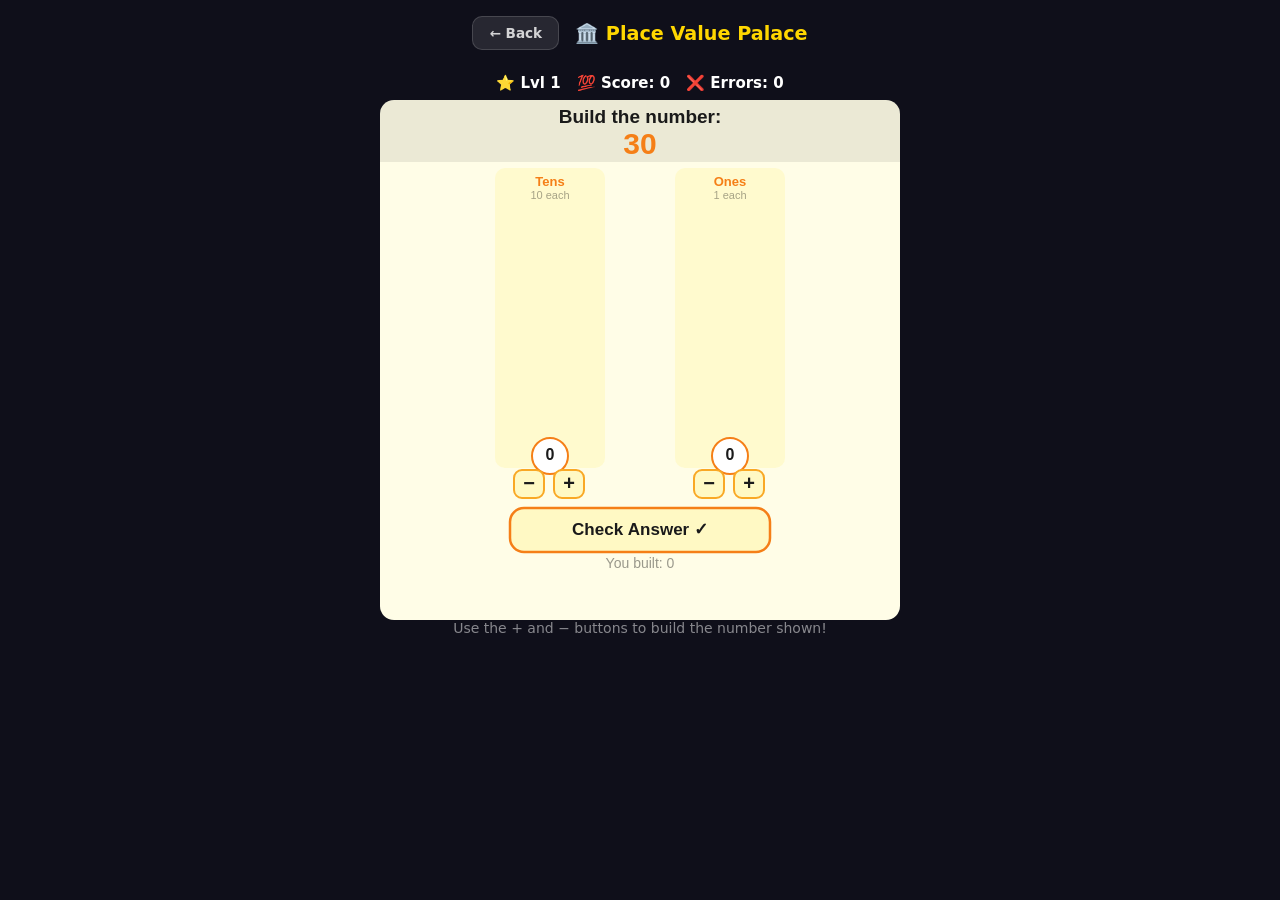
<file: games/place-value.html>
<!DOCTYPE html>
<html lang="en">
<head>
<meta charset="UTF-8">
<meta name="viewport" content="width=device-width, initial-scale=1.0">
<title>Place Value Palace</title>
<link rel="stylesheet" href="../style.css">
<style>
  body{display:flex;flex-direction:column;align-items:center;}
  #canvas{border-radius:14px;display:block;max-width:100%;cursor:pointer;}
  #ui{display:flex;gap:16px;font-size:15px;font-weight:600;padding:0.5rem 0;align-items:center;flex-wrap:wrap;justify-content:center;}
  #msg{font-size:14px;color:rgba(255,255,255,0.5);padding-bottom:0.5rem;}
</style>
</head>
<body>
<div class="game-header">
  <a href="../index.html" class="back-btn">← Back</a>
  <h1>🏛️ Place Value Palace</h1>
</div>
<div id="ui">
  <span>⭐ Lvl <span id="lvlEl">1</span></span>
  <span>💯 Score: <span id="scoreEl">0</span></span>
  <span>❌ Errors: <span id="errEl">0</span></span>
</div>
<canvas id="canvas" width="520" height="520"></canvas>
<div id="msg">Use the + and − buttons to build the number shown!</div>

<script>
const canvas=document.getElementById('canvas'),ctx=canvas.getContext('2d'),W=520,H=520;

const THEMES=[
  {bg:'#fffde7',colLabel:'#f57f17',colBg:'rgba(255,249,196,0.7)',btn:'#fff9c4',btnBd:'#f9a825'},
  {bg:'#e8f5e9',colLabel:'#2e7d32',colBg:'rgba(200,230,201,0.7)',btn:'#c8e6c9',btnBd:'#43a047'},
  {bg:'#e3f2fd',colLabel:'#1565c0',colBg:'rgba(187,222,251,0.7)',btn:'#bbdefb',btnBd:'#1976d2'},
  {bg:'#f3e5f5',colLabel:'#6a1b9a',colBg:'rgba(225,190,231,0.7)',btn:'#e1bee7',btnBd:'#8e24aa'},
];
const LEVELS=[
  {mode:'build',  digits:2, range:[11,99],  questionsToWin:3, label:'Build 2-digit numbers'},
  {mode:'identify',digits:2,range:[11,99],  questionsToWin:3, label:'Read 2-digit blocks'},
  {mode:'build',  digits:3, range:[102,499],questionsToWin:3, label:'Build 3-digit numbers'},
  {mode:'identify',digits:3,range:[102,499],questionsToWin:3, label:'Read 3-digit blocks'},
];
const PCOLS=['#FFD700','#FF6B6B','#4FC3F7','#A5D6A7','#CE93D8','#FFCC80'];

// Block visual constants
const BB=338; // block area bottom y
const ONE_SZ=12, ONE_STEP=ONE_SZ+3;
const TEN_W=12,TEN_H=38,TEN_VSTEP=TEN_H+4;
const HUN_SZ=38,HUN_STEP=HUN_SZ+5;
const ONE_COL='#ff9800',ONE_STROKE='#e65100';
const TEN_COL='#1976d2',TEN_STROKE='#0d47a1';
const HUN_COL='#e53935',HUN_STROKE='#b71c1c';

// Identify mode choice buttons
const CW=108,CH=52,CGAP=10,CTW=4*CW+3*CGAP,CSX=(W-CTW)/2,CHOICE_Y=356;
function choiceRect(i){return{x:CSX+i*(CW+CGAP),y:CHOICE_Y,w:CW,h:CH};}

let lvlIdx=0,score=0,errors=0,state='playing';
let target=0,onesCount=0,tensCount=0,hundredsCount=0;
let choices=[],shakeChoice=-1,shakeTick=0;
let checkShake=0,questionsLeft=0,particles=[];
let hitRects=[];

function rnd(n){return Math.floor(Math.random()*n);}
function rndBetween(a,b){return a+rnd(b-a+1);}

function getCols(li){
  if(LEVELS[li].digits===2)return[{type:'tens',cx:170,label:'Tens'},{type:'ones',cx:350,label:'Ones'}];
  return[{type:'hundreds',cx:90,label:'Hundreds'},{type:'tens',cx:260,label:'Tens'},{type:'ones',cx:430,label:'Ones'}];
}

function makeQuestion(li){
  const cfg=LEVELS[li];
  target=rndBetween(cfg.range[0],cfg.range[1]);
  if(cfg.mode==='identify'){
    choices=[target];
    while(choices.length<4){const d=rndBetween(1,20)*(Math.random()<0.5?1:-1);const w=target+d;if(w>0&&w<1000&&!choices.includes(w))choices.push(w);}
    for(let i=choices.length-1;i>0;i--){const j=rnd(i+1);[choices[i],choices[j]]=[choices[j],choices[i]];}
  }
  onesCount=0;tensCount=0;hundredsCount=0;
  checkShake=0;shakeChoice=-1;shakeTick=0;state='playing';
}

function makeLevel(li){
  questionsLeft=LEVELS[li].questionsToWin;particles=[];hitRects=[];
  document.getElementById('lvlEl').textContent=li+1;
  document.getElementById('scoreEl').textContent=score;
  document.getElementById('errEl').textContent=errors;
  makeQuestion(li);
}

function onCorrect(){
  score+=15;document.getElementById('scoreEl').textContent=score;
  questionsLeft--;
  setTimeout(()=>{
    if(questionsLeft<=0)state=lvlIdx>=LEVELS.length-1?'win':'levelup';
    else makeQuestion(lvlIdx);
  },800);
}

function onWrong(){
  errors++;document.getElementById('errEl').textContent=errors;
}

function spawnParticles(x,y){
  for(let i=0;i<14;i++){
    const a=Math.random()*Math.PI*2,sp=2.5+Math.random()*4;
    particles.push({x,y,vx:Math.cos(a)*sp,vy:Math.sin(a)*sp-1.5,r:3+Math.random()*5,alpha:1,color:PCOLS[rnd(PCOLS.length)]});
  }
}

function drawOnes(count,cx){
  for(let i=0;i<count;i++){
    const y=BB-(i+1)*ONE_STEP;
    ctx.fillStyle=ONE_COL;ctx.strokeStyle=ONE_STROKE;ctx.lineWidth=1;
    ctx.fillRect(cx-ONE_SZ/2,y,ONE_SZ,ONE_SZ);ctx.strokeRect(cx-ONE_SZ/2,y,ONE_SZ,ONE_SZ);
  }
}

function drawTens(count,cx){
  for(let i=0;i<count;i++){
    const twoCol=count>5;
    const col=twoCol&&i>=5?1:0,row=i>=5?i-5:i;
    const xc=twoCol?(col===0?cx-10:cx+10):cx;
    const y=BB-(row+1)*TEN_VSTEP;
    ctx.fillStyle=TEN_COL;ctx.strokeStyle=TEN_STROKE;ctx.lineWidth=1;
    ctx.fillRect(xc-TEN_W/2,y,TEN_W,TEN_H);ctx.strokeRect(xc-TEN_W/2,y,TEN_W,TEN_H);
  }
}

function drawHundreds(count,cx){
  for(let i=0;i<count;i++){
    const twoCol=count>4,col=twoCol&&i>=4?1:0,row=i>=4?i-4:i;
    const xc=twoCol?(col===0?cx-22:cx+22):cx;
    const y=BB-(row+1)*HUN_STEP;
    ctx.fillStyle=HUN_COL;ctx.strokeStyle=HUN_STROKE;ctx.lineWidth=1.5;
    ctx.fillRect(xc-HUN_SZ/2,y,HUN_SZ,HUN_SZ);ctx.strokeRect(xc-HUN_SZ/2,y,HUN_SZ,HUN_SZ);
    // grid overlay (5x5)
    ctx.strokeStyle='rgba(183,28,28,0.22)';ctx.lineWidth=0.5;
    for(let r=1;r<5;r++){
      const gy=y+r*(HUN_SZ/5);ctx.beginPath();ctx.moveTo(xc-HUN_SZ/2,gy);ctx.lineTo(xc+HUN_SZ/2,gy);ctx.stroke();
      const gx=xc-HUN_SZ/2+r*(HUN_SZ/5);ctx.beginPath();ctx.moveTo(gx,y);ctx.lineTo(gx,y+HUN_SZ);ctx.stroke();
    }
  }
}

function drawColumnBlocks(col,h,t,o){
  if(col.type==='ones')drawOnes(o,col.cx);
  else if(col.type==='tens')drawTens(t,col.cx);
  else drawHundreds(h,col.cx);
}

function getCountForType(type){return type==='ones'?onesCount:type==='tens'?tensCount:hundredsCount;}

function draw(){
  const li=lvlIdx,th=THEMES[li%THEMES.length],cfg=LEVELS[li];
  ctx.fillStyle=th.bg;ctx.fillRect(0,0,W,H);

  const cols=getCols(li);
  hitRects=[];

  // Header
  ctx.fillStyle='rgba(0,0,0,0.08)';ctx.fillRect(0,0,W,62);
  ctx.fillStyle='#1a1a1a';ctx.font='bold 19px sans-serif';ctx.textAlign='center';ctx.textBaseline='middle';
  if(cfg.mode==='build'){
    ctx.fillText(`Build the number:`,W/2,18);
    ctx.fillStyle=th.colLabel;ctx.font='bold 30px sans-serif';
    ctx.fillText(target,W/2,46);
  } else {
    ctx.fillText('What number do the blocks show?',W/2,22);
    ctx.fillStyle='#555';ctx.font='13px sans-serif';
    ctx.fillText(`${cfg.questionsToWin-questionsLeft+1} of ${cfg.questionsToWin}`,W/2,44);
  }

  // Column backgrounds
  cols.forEach(col=>{
    ctx.fillStyle=th.colBg;
    ctx.beginPath();ctx.roundRect(col.cx-55,68,110,300,10);ctx.fill();
  });

  // Column labels
  cols.forEach(col=>{
    ctx.fillStyle=th.colLabel;ctx.font='bold 13px sans-serif';ctx.textAlign='center';ctx.textBaseline='middle';
    ctx.fillText(col.label,col.cx,82);
    // Sub-label showing value
    const val=col.type==='hundreds'?'100 each':col.type==='tens'?'10 each':'1 each';
    ctx.fillStyle='rgba(0,0,0,0.35)';ctx.font='11px sans-serif';
    ctx.fillText(val,col.cx,96);
  });

  // Blocks
  const h=cfg.mode==='build'?hundredsCount:Math.floor(target/100);
  const t=cfg.mode==='build'?tensCount:Math.floor((target%100)/10);
  const o=cfg.mode==='build'?onesCount:target%10;
  cols.forEach(col=>drawColumnBlocks(col,h,t,o));

  // Count badges below block area
  cols.forEach(col=>{
    const cnt=cfg.mode==='build'?getCountForType(col.type):(col.type==='hundreds'?h:col.type==='tens'?t:o);
    ctx.fillStyle='#fff';ctx.strokeStyle=th.colLabel;ctx.lineWidth=2;
    ctx.beginPath();ctx.arc(col.cx,BB+18,18,0,Math.PI*2);ctx.fill();ctx.stroke();
    ctx.fillStyle='#1a1a1a';ctx.font='bold 16px sans-serif';ctx.textAlign='center';ctx.textBaseline='middle';
    ctx.fillText(cnt,col.cx,BB+18);
  });

  if(cfg.mode==='build'&&state==='playing'){
    // +/- buttons per column
    const bY=370;
    cols.forEach(col=>{
      const decX=col.cx-36,incX=col.cx+4;
      ['dec','inc'].forEach((dir,j)=>{
        const bx=j===0?decX:incX;
        ctx.fillStyle=th.btn;ctx.strokeStyle=th.btnBd;ctx.lineWidth=2;
        ctx.beginPath();ctx.roundRect(bx,bY,30,28,8);ctx.fill();ctx.stroke();
        ctx.fillStyle='#1a1a1a';ctx.font='bold 20px sans-serif';ctx.textAlign='center';ctx.textBaseline='middle';
        ctx.fillText(dir==='dec'?'−':'+',bx+15,bY+14);
        hitRects.push({x:bx,y:bY,w:30,h:28,action:`${dir}_${col.type}`});
      });
    });

    // Check Answer button
    const ox=checkShake>0?(Math.random()-0.5)*7:0;
    if(checkShake>0)checkShake--;
    const built=hundredsCount*100+tensCount*10+onesCount;
    const chkColor=checkShake>0?'#ffcdd2':th.btn;
    const chkBd=checkShake>0?'#e53935':th.colLabel;
    ctx.fillStyle=chkColor;ctx.strokeStyle=chkBd;ctx.lineWidth=2.5;
    ctx.beginPath();ctx.roundRect(130+ox,408,260,44,14);ctx.fill();ctx.stroke();
    ctx.fillStyle='#1a1a1a';ctx.font='bold 17px sans-serif';ctx.textAlign='center';ctx.textBaseline='middle';
    ctx.fillText('Check Answer ✓',260+ox,430);
    hitRects.push({x:130,y:408,w:260,h:44,action:'check'});

    // Running total
    ctx.fillStyle='rgba(0,0,0,0.4)';ctx.font='14px sans-serif';ctx.textAlign='center';ctx.textBaseline='middle';
    ctx.fillText(`You built: ${built}`,W/2,464);
  }

  if(cfg.mode==='identify'&&state==='playing'){
    ctx.fillStyle='rgba(0,0,0,0.3)';ctx.font='13px sans-serif';ctx.textAlign='center';ctx.textBaseline='middle';
    ctx.fillText('← Tap the number shown by the blocks →',W/2,CHOICE_Y-16);
    choices.forEach((val,i)=>{
      const r=choiceRect(i);
      const shk=shakeChoice===i&&shakeTick>0;
      const ox=shk?(Math.random()-0.5)*8:0;
      if(shk)shakeTick--;
      ctx.fillStyle=shk?'#ffcdd2':th.btn;
      ctx.strokeStyle=shk?'#e53935':th.colLabel;ctx.lineWidth=2.5;
      ctx.beginPath();ctx.roundRect(r.x+ox,r.y,r.w,r.h,12);ctx.fill();ctx.stroke();
      ctx.fillStyle='#1a1a1a';ctx.font=`bold ${val>=100?18:22}px sans-serif`;ctx.textAlign='center';ctx.textBaseline='middle';
      ctx.fillText(val,r.x+r.w/2+ox,r.y+r.h/2);
    });
  }

  // Particles
  particles=particles.filter(p=>p.alpha>0.05);
  particles.forEach(p=>{
    ctx.globalAlpha=p.alpha;ctx.fillStyle=p.color;
    ctx.beginPath();ctx.arc(p.x,p.y,p.r,0,Math.PI*2);ctx.fill();
    p.x+=p.vx;p.y+=p.vy;p.vy+=0.12;p.alpha-=0.025;
  });
  ctx.globalAlpha=1;

  if(state==='levelup'||state==='win'){
    ctx.fillStyle='rgba(0,0,0,0.62)';ctx.fillRect(0,0,W,H);
    ctx.textAlign='center';ctx.textBaseline='middle';
    ctx.font='bold 48px sans-serif';ctx.fillStyle='#FFD700';
    ctx.fillText(state==='win'?'You Win! 🎉':'Level Up! ⭐',W/2,H/2-42);
    ctx.font='22px sans-serif';ctx.fillStyle='#fff';
    ctx.fillText(state==='win'?`Score: ${score}  Errors: ${errors}`:'Place value master!',W/2,H/2+14);
    ctx.font='17px sans-serif';ctx.fillStyle='#FFD700';
    ctx.fillText('Tap to continue →',W/2,H/2+58);
  }
}

function handleTap(x,y){
  if(state==='levelup'){if(lvlIdx<LEVELS.length-1){lvlIdx++;makeLevel(lvlIdx);}return;}
  if(state==='win'){lvlIdx=0;score=0;errors=0;makeLevel(0);return;}
  if(state!=='playing')return;

  const cfg=LEVELS[lvlIdx];
  if(cfg.mode==='build'){
    hitRects.forEach(r=>{
      if(x>=r.x&&x<=r.x+r.w&&y>=r.y&&y<=r.y+r.h){
        if(r.action==='inc_ones')onesCount=Math.min(9,onesCount+1);
        else if(r.action==='dec_ones')onesCount=Math.max(0,onesCount-1);
        else if(r.action==='inc_tens')tensCount=Math.min(9,tensCount+1);
        else if(r.action==='dec_tens')tensCount=Math.max(0,tensCount-1);
        else if(r.action==='inc_hundreds')hundredsCount=Math.min(9,hundredsCount+1);
        else if(r.action==='dec_hundreds')hundredsCount=Math.max(0,hundredsCount-1);
        else if(r.action==='check'){
          const built=hundredsCount*100+tensCount*10+onesCount;
          if(built===target){
            state='celebrating';
            spawnParticles(W/2,H/2);spawnParticles(W/4,H/3);spawnParticles(3*W/4,H/3);
            onCorrect();
          } else {
            onWrong();checkShake=10;
          }
        }
      }
    });
  } else {
    // identify mode
    choices.forEach((val,i)=>{
      const r=choiceRect(i);
      if(x>=r.x&&x<=r.x+r.w&&y>=r.y&&y<=r.y+r.h){
        if(val===target){
          state='celebrating';
          spawnParticles(W/2,200);spawnParticles(W/3,250);spawnParticles(2*W/3,250);
          onCorrect();
        } else {
          onWrong();shakeChoice=i;shakeTick=10;
        }
      }
    });
  }
}

canvas.addEventListener('click',e=>{const r=canvas.getBoundingClientRect();handleTap((e.clientX-r.left)*(W/r.width),(e.clientY-r.top)*(H/r.height));});
canvas.addEventListener('touchstart',e=>{e.preventDefault();const r=canvas.getBoundingClientRect();handleTap((e.touches[0].clientX-r.left)*(W/r.width),(e.touches[0].clientY-r.top)*(H/r.height));},{passive:false});

function loop(){draw();requestAnimationFrame(loop);}
makeLevel(0);requestAnimationFrame(loop);
</script>
</body>
</html>
</file>
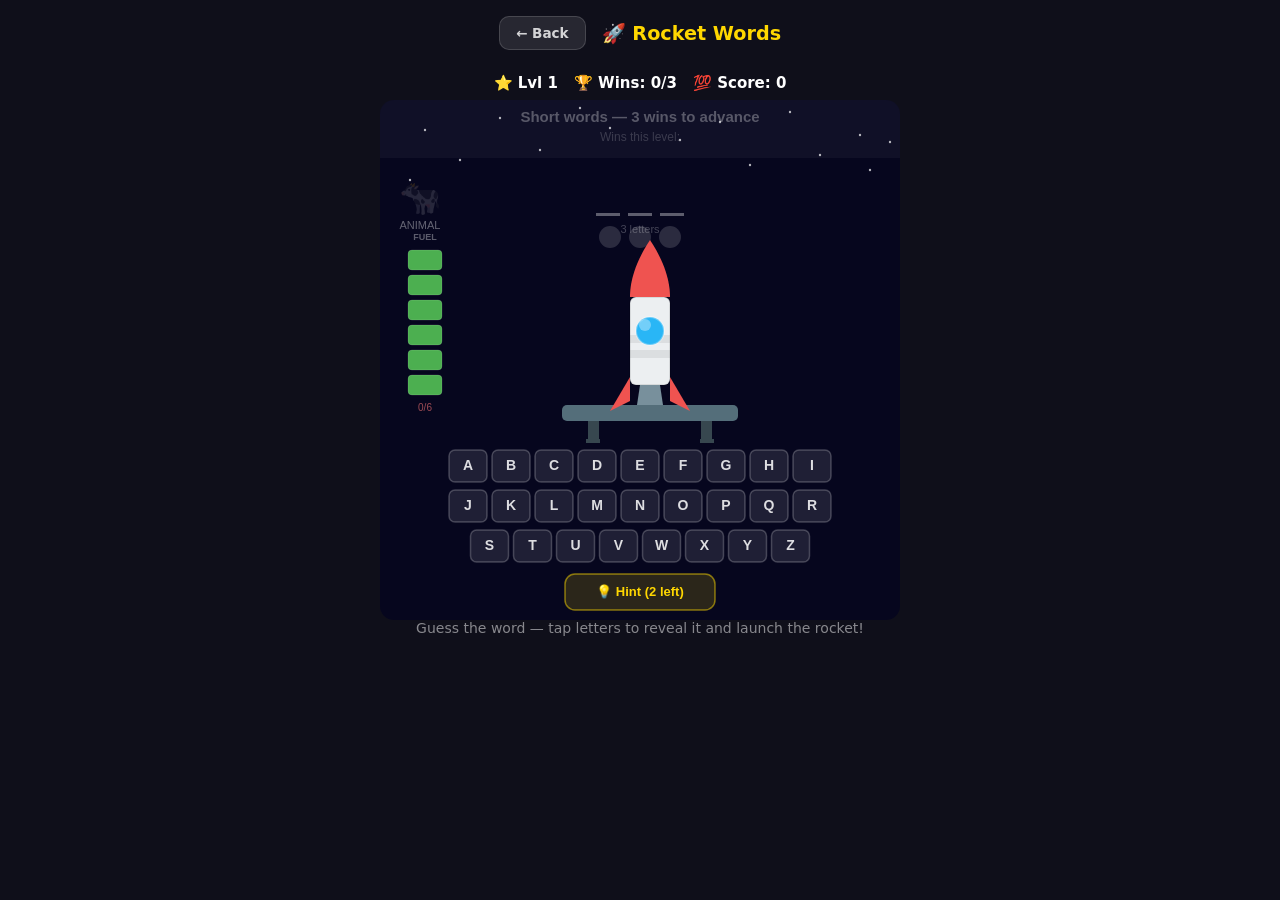
<file: games/rocket-words.html>
<!DOCTYPE html>
<html lang="en">
<head>
<meta charset="UTF-8">
<meta name="viewport" content="width=device-width, initial-scale=1.0">
<title>Rocket Words</title>
<link rel="stylesheet" href="../style.css">
<style>
  body{display:flex;flex-direction:column;align-items:center;}
  #canvas{border-radius:14px;display:block;max-width:100%;cursor:pointer;}
  #ui{display:flex;gap:16px;font-size:15px;font-weight:600;padding:0.5rem 0;align-items:center;flex-wrap:wrap;justify-content:center;}
  #msg{font-size:14px;color:rgba(255,255,255,0.5);padding-bottom:0.5rem;}
</style>
</head>
<body>
<div class="game-header">
  <a href="../index.html" class="back-btn">← Back</a>
  <h1>🚀 Rocket Words</h1>
</div>
<div id="ui">
  <span>⭐ Lvl <span id="lvlEl">1</span></span>
  <span>🏆 Wins: <span id="winsEl">0</span>/3</span>
  <span>💯 Score: <span id="scoreEl">0</span></span>
</div>
<canvas id="canvas" width="520" height="520"></canvas>
<div id="msg">Guess the word — tap letters to reveal it and launch the rocket!</div>

<script>
const canvas=document.getElementById('canvas'),ctx=canvas.getContext('2d'),W=520,H=520;

const WORDS=[
  // Level 1: 3-4 letters
  [{w:'CAT',e:'🐱',c:'Animal'},{w:'DOG',e:'🐶',c:'Animal'},{w:'BEE',e:'🐝',c:'Animal'},
   {w:'OWL',e:'🦉',c:'Animal'},{w:'ANT',e:'🐜',c:'Animal'},{w:'COW',e:'🐄',c:'Animal'},
   {w:'FOX',e:'🦊',c:'Animal'},{w:'PIG',e:'🐷',c:'Animal'},{w:'HEN',e:'🐔',c:'Animal'},
   {w:'FISH',e:'🐟',c:'Animal'},{w:'FROG',e:'🐸',c:'Animal'},{w:'BIRD',e:'🐦',c:'Animal'},
   {w:'DUCK',e:'🦆',c:'Animal'},{w:'BEAR',e:'🐻',c:'Animal'},{w:'LION',e:'🦁',c:'Animal'},
   {w:'DEER',e:'🦌',c:'Animal'},{w:'WOLF',e:'🐺',c:'Animal'},{w:'CRAB',e:'🦀',c:'Animal'},
   {w:'CAKE',e:'🎂',c:'Food'},{w:'MILK',e:'🥛',c:'Food'},{w:'CORN',e:'🌽',c:'Food'},
   {w:'RICE',e:'🍚',c:'Food'},{w:'EGGS',e:'🥚',c:'Food'},{w:'TACO',e:'🌮',c:'Food'},
   {w:'SUN',e:'☀️',c:'Nature'},{w:'MOON',e:'🌙',c:'Nature'},{w:'STAR',e:'⭐',c:'Nature'},
   {w:'RAIN',e:'🌧️',c:'Nature'},{w:'SNOW',e:'❄️',c:'Nature'},{w:'TREE',e:'🌳',c:'Nature'},
   {w:'BLUE',e:'💙',c:'Color'},{w:'PINK',e:'🩷',c:'Color'},{w:'GOLD',e:'🌟',c:'Color'}],
  // Level 2: 4-5 letters
  [{w:'TIGER',e:'🐯',c:'Animal'},{w:'HORSE',e:'🐴',c:'Animal'},{w:'SHARK',e:'🦈',c:'Animal'},
   {w:'EAGLE',e:'🦅',c:'Animal'},{w:'SNAKE',e:'🐍',c:'Animal'},{w:'WHALE',e:'🐳',c:'Animal'},
   {w:'ZEBRA',e:'🦓',c:'Animal'},{w:'KOALA',e:'🐨',c:'Animal'},{w:'PANDA',e:'🐼',c:'Animal'},
   {w:'LLAMA',e:'🦙',c:'Animal'},{w:'CAMEL',e:'🐪',c:'Animal'},{w:'MOOSE',e:'🫎',c:'Animal'},
   {w:'APPLE',e:'🍎',c:'Food'},{w:'GRAPE',e:'🍇',c:'Food'},{w:'LEMON',e:'🍋',c:'Food'},
   {w:'PIZZA',e:'🍕',c:'Food'},{w:'BREAD',e:'🍞',c:'Food'},{w:'HONEY',e:'🍯',c:'Food'},
   {w:'PEACH',e:'🍑',c:'Food'},{w:'PASTA',e:'🍝',c:'Food'},{w:'SALAD',e:'🥗',c:'Food'},
   {w:'CLOUD',e:'☁️',c:'Nature'},{w:'OCEAN',e:'🌊',c:'Nature'},{w:'STORM',e:'⛈️',c:'Nature'},
   {w:'GREEN',e:'💚',c:'Color'},{w:'BLACK',e:'🖤',c:'Color'},{w:'WHITE',e:'🤍',c:'Color'}],
  // Level 3: 5-6 letters
  [{w:'RABBIT',e:'🐰',c:'Animal'},{w:'TURTLE',e:'🐢',c:'Animal'},{w:'PARROT',e:'🦜',c:'Animal'},
   {w:'SPIDER',e:'🕷️',c:'Animal'},{w:'MONKEY',e:'🐒',c:'Animal'},{w:'DONKEY',e:'🫏',c:'Animal'},
   {w:'SALMON',e:'🐟',c:'Animal'},{w:'WALRUS',e:'🦭',c:'Animal'},{w:'JAGUAR',e:'🐆',c:'Animal'},
   {w:'FLOWER',e:'🌸',c:'Nature'},{w:'FOREST',e:'🌲',c:'Nature'},{w:'DESERT',e:'🏜️',c:'Nature'},
   {w:'ISLAND',e:'🏝️',c:'Nature'},{w:'SUNSET',e:'🌅',c:'Nature'},{w:'SPRING',e:'🌱',c:'Nature'},
   {w:'YELLOW',e:'💛',c:'Color'},{w:'PURPLE',e:'💜',c:'Color'},{w:'ORANGE',e:'🟠',c:'Color'},
   {w:'SILVER',e:'🩶',c:'Color'},{w:'CHERRY',e:'🍒',c:'Food'},{w:'BANANA',e:'🍌',c:'Food'},
   {w:'COOKIE',e:'🍪',c:'Food'},{w:'WAFFLE',e:'🧇',c:'Food'},{w:'BUTTER',e:'🧈',c:'Food'}],
  // Level 4: 6-8 letters
  [{w:'PENGUIN',e:'🐧',c:'Animal'},{w:'DOLPHIN',e:'🐬',c:'Animal'},{w:'GIRAFFE',e:'🦒',c:'Animal'},
   {w:'OCTOPUS',e:'🐙',c:'Animal'},{w:'GORILLA',e:'🦍',c:'Animal'},{w:'HAMSTER',e:'🐹',c:'Animal'},
   {w:'PEACOCK',e:'🦚',c:'Animal'},{w:'LOBSTER',e:'🦞',c:'Animal'},{w:'CHEETAH',e:'🐆',c:'Animal'},
   {w:'VOLCANO',e:'🌋',c:'Nature'},{w:'RAINBOW',e:'🌈',c:'Nature'},{w:'TORNADO',e:'🌪️',c:'Nature'},
   {w:'CHICKEN',e:'🍗',c:'Food'},{w:'PANCAKE',e:'🥞',c:'Food'},{w:'AVOCADO',e:'🥑',c:'Food'},
   {w:'PUMPKIN',e:'🎃',c:'Food'},{w:'POPCORN',e:'🍿',c:'Food'},{w:'SAUSAGE',e:'🌭',c:'Food'},
   {w:'CRIMSON',e:'❤️',c:'Color'},{w:'MAGENTA',e:'💗',c:'Color'},{w:'SCARLET',e:'🔴',c:'Color'}]
];

const LEVELS=[
  {label:'Short words',  winsNeeded:3, maxWrong:6},
  {label:'Medium words', winsNeeded:3, maxWrong:6},
  {label:'Long words',   winsNeeded:3, maxWrong:6},
  {label:'Big words!',   winsNeeded:3, maxWrong:6},
];

const THEMES=[
  {sky:'#06061e',stars:'rgba(255,255,255,0.7)',accent:'#ef5350',fuel:'#4CAF50',body:'#eceff1'},
  {sky:'#0d1a08',stars:'rgba(255,255,255,0.6)',accent:'#FF9800',fuel:'#29b6f6',body:'#e3f2fd'},
  {sky:'#12002e',stars:'rgba(255,255,255,0.7)',accent:'#CE93D8',fuel:'#FFD700',body:'#f3e5f5'},
  {sky:'#1a0800',stars:'rgba(255,255,255,0.6)',accent:'#FFD700',fuel:'#ef5350',body:'#fff8e1'},
];

const PCOLS=['#FFD700','#FF6B6B','#4FC3F7','#A5D6A7','#CE93D8','#FFCC80'];

// Letter grid: 3 rows
const GRID_ROWS=['ABCDEFGHI','JKLMNOPQR','STUVWXYZ'];
const BW=38,BH=32,BGAP=5,BSTEP=BW+BGAP;
const GRID_ROW_Y=[350,390,430];

const LRECTS={};
GRID_ROWS.forEach((row,ri)=>{
  const tw=row.length*BW+(row.length-1)*BGAP,sx=(W-tw)/2;
  [...row].forEach((ch,ci)=>{LRECTS[ch]={x:sx+ci*BSTEP,y:GRID_ROW_Y[ri],w:BW,h:BH};});
});

const HINT_BTN={x:W/2-75,y:474,w:150,h:36};
const ROCKET_CX=270, PAD_Y=305;

let lvlIdx=0,score=0,wins=0,state='playing';
let word='',emoji='',category='',revealed=[],guessed=new Set();
let wrongGuesses=0,hints=2,particles=[];
let liftY=0,rocketTilt=0,usedWords=new Set();

function rnd(n){return Math.floor(Math.random()*n);}

function getWord(li){
  const list=WORDS[li];
  const avail=list.filter(w=>!usedWords.has(w.w));
  return avail.length>0?avail[rnd(avail.length)]:list[rnd(list.length)];
}

function startWord(li){
  const wObj=getWord(li);usedWords.add(wObj.w);
  word=wObj.w;emoji=wObj.e;category=wObj.c;
  revealed=new Array(word.length).fill(false);
  guessed=new Set();wrongGuesses=0;hints=2;
  liftY=0;rocketTilt=0;particles=[];state='playing';
  document.getElementById('lvlEl').textContent=li+1;
  document.getElementById('winsEl').textContent=wins;
  document.getElementById('scoreEl').textContent=score;
}

function makeLevel(li){wins=0;usedWords.clear();startWord(li);}

function spawnParticles(x,y,n){
  for(let i=0;i<n;i++){
    const a=Math.random()*Math.PI*2,sp=2+Math.random()*5;
    particles.push({x,y,vx:Math.cos(a)*sp,vy:Math.sin(a)*sp-2.5,r:2+Math.random()*5,alpha:1,color:PCOLS[rnd(PCOLS.length)]});
  }
}

function checkEnd(){
  if(state!=='playing')return;
  if(revealed.every(r=>r)){
    wins++;score+=word.length*10+hints*5;
    document.getElementById('scoreEl').textContent=score;
    document.getElementById('winsEl').textContent=wins;
    state='won';liftY=0;
    spawnParticles(ROCKET_CX,PAD_Y-100,20);
  } else if(wrongGuesses>=LEVELS[lvlIdx].maxWrong){
    state='lost';rocketTilt=0;
    // reveal all
    revealed=revealed.map(()=>true);
  }
}

function guessLetter(ch){
  if(state!=='playing'||guessed.has(ch))return;
  guessed.add(ch);
  if(word.includes(ch)){
    word.split('').forEach((l,i)=>{if(l===ch)revealed[i]=true;});
    score+=5;document.getElementById('scoreEl').textContent=score;
    // burst at each revealed letter position
    const bw=24,bgap=8,tw=word.length*bw+(word.length-1)*bgap;
    const sx=(W-tw)/2;
    word.split('').forEach((l,i)=>{
      if(l===ch)spawnParticles(sx+i*(bw+bgap)+bw/2,105,6);
    });
  } else {
    wrongGuesses++;
  }
  checkEnd();
}

function useHint(){
  if(state!=='playing'||hints<=0)return;
  const pool=[];
  word.split('').forEach((ch,i)=>{if(!revealed[i]&&!guessed.has(ch))pool.push(ch);});
  if(pool.length===0)return;
  hints--;
  const pick=pool[rnd(pool.length)];
  guessLetter(pick);
}

// ─── Drawing ─────────────────────────────────────────────────────────────────

function drawStars(th){
  // simple static stars (deterministic via index)
  const stars=[[45,30],[120,18],[200,8],[340,22],[410,12],[480,35],[30,80],[490,70],
    [160,50],[300,40],[440,55],[80,60],[370,65],[230,28],[510,42]];
  ctx.fillStyle=th.stars;
  stars.forEach(([x,y])=>{ctx.beginPath();ctx.arc(x,y,1.2,0,Math.PI*2);ctx.fill();});
}

function drawFuelGauge(th){
  const gx=28,gy=150,cw=34,ch=20,gap=5,step=ch+gap;
  ctx.fillStyle='rgba(255,255,255,0.35)';ctx.font='bold 9px sans-serif';ctx.textAlign='center';ctx.textBaseline='middle';
  ctx.fillText('FUEL',gx+cw/2,gy-12);
  for(let i=0;i<6;i++){
    const y=gy+i*step;
    const drained=wrongGuesses>i;
    ctx.fillStyle=drained?'rgba(255,255,255,0.06)':th.fuel;
    ctx.strokeStyle='rgba(255,255,255,0.12)';ctx.lineWidth=1;
    ctx.beginPath();ctx.roundRect(gx,y,cw,ch,4);ctx.fill();ctx.stroke();
    if(drained){
      ctx.strokeStyle='rgba(255,80,80,0.4)';ctx.lineWidth=1.5;
      ctx.beginPath();ctx.moveTo(gx+7,y+5);ctx.lineTo(gx+cw-7,y+ch-5);ctx.stroke();
      ctx.beginPath();ctx.moveTo(gx+cw-7,y+5);ctx.lineTo(gx+7,y+ch-5);ctx.stroke();
    }
  }
  // wrong count
  ctx.fillStyle='rgba(255,120,120,0.6)';ctx.font='10px sans-serif';
  ctx.fillText(`${wrongGuesses}/6`,gx+cw/2,gy+6*step+8);
}

function drawPad(){
  ctx.fillStyle='#546e7a';ctx.beginPath();ctx.roundRect(ROCKET_CX-88,PAD_Y,176,16,5);ctx.fill();
  ctx.fillStyle='#37474f';
  ctx.fillRect(ROCKET_CX-62,PAD_Y+16,11,20);ctx.fillRect(ROCKET_CX+51,PAD_Y+16,11,20);
  ctx.fillRect(ROCKET_CX-64,PAD_Y+34,14,4);ctx.fillRect(ROCKET_CX+50,PAD_Y+34,14,4);
}

function drawRocket(th){
  const base=PAD_Y+liftY;
  const flying=liftY<-25;
  ctx.save();ctx.translate(ROCKET_CX,base);ctx.rotate(rocketTilt);

  // Exhaust flame
  if(flying||state==='won'){
    const t=Date.now()/110;
    const fh=32+Math.sin(t)*10;
    ctx.globalAlpha=0.88;ctx.fillStyle='#FF9800';
    ctx.beginPath();ctx.ellipse(0,fh*0.5,11,fh,0,0,Math.PI*2);ctx.fill();
    ctx.globalAlpha=0.82;ctx.fillStyle='#FFF176';
    ctx.beginPath();ctx.ellipse(0,fh*0.35,6,fh*0.62,0,0,Math.PI*2);ctx.fill();
    ctx.globalAlpha=1;
  }

  // Left fin
  ctx.fillStyle=th.accent;
  ctx.beginPath();ctx.moveTo(-20,-28);ctx.lineTo(-20,-4);ctx.lineTo(-40,6);ctx.closePath();ctx.fill();
  // Right fin
  ctx.beginPath();ctx.moveTo(20,-28);ctx.lineTo(20,-4);ctx.lineTo(40,6);ctx.closePath();ctx.fill();

  // Body
  ctx.fillStyle=th.body;ctx.strokeStyle='rgba(0,0,0,0.12)';ctx.lineWidth=1.5;
  ctx.beginPath();ctx.roundRect(-20,-108,40,88,6);ctx.fill();ctx.stroke();

  // Nose (curved)
  ctx.fillStyle=th.accent;
  ctx.beginPath();
  ctx.moveTo(0,-165);
  ctx.bezierCurveTo(18,-138,20,-118,20,-108);
  ctx.lineTo(-20,-108);
  ctx.bezierCurveTo(-20,-118,-18,-138,0,-165);
  ctx.closePath();ctx.fill();

  // Stripe on body
  ctx.fillStyle='rgba(0,0,0,0.07)';ctx.fillRect(-20,-70,40,8);
  ctx.fillStyle='rgba(0,0,0,0.07)';ctx.fillRect(-20,-55,40,8);

  // Window
  ctx.fillStyle='#29b6f6';ctx.beginPath();ctx.arc(0,-74,14,0,Math.PI*2);ctx.fill();
  ctx.strokeStyle='rgba(255,255,255,0.3)';ctx.lineWidth=2;ctx.beginPath();ctx.arc(0,-74,14,0,Math.PI*2);ctx.stroke();
  ctx.fillStyle='rgba(255,255,255,0.35)';ctx.beginPath();ctx.arc(-5,-80,6,0,Math.PI*2);ctx.fill();

  // Nozzle
  ctx.fillStyle='#78909c';
  ctx.beginPath();ctx.moveTo(-10,-20);ctx.lineTo(10,-20);ctx.lineTo(13,0);ctx.lineTo(-13,0);ctx.closePath();ctx.fill();

  ctx.restore();
}

function drawWord(){
  const BLW=24,BLGAP=8,BLH=3;
  const tw=word.length*BLW+(word.length-1)*BLGAP;
  const sx=(W-tw)/2;
  const BY=108;

  // Emoji (left side)
  ctx.font='34px sans-serif';ctx.textAlign='center';ctx.textBaseline='middle';
  ctx.fillText(emoji,40,BY-8);

  // Category
  ctx.fillStyle='rgba(255,255,255,0.38)';ctx.font='11px sans-serif';ctx.textAlign='center';ctx.textBaseline='middle';
  ctx.fillText(category.toUpperCase(),40,BY+18);

  // Letters + blanks
  [...word].forEach((ch,i)=>{
    const lx=sx+i*(BLW+BLGAP);
    if(revealed[i]){
      const isWrong=state==='lost'&&!guessed.has(ch);
      ctx.fillStyle=isWrong?'#ef9a9a':'#FFD700';
      ctx.font='bold 24px sans-serif';ctx.textAlign='center';ctx.textBaseline='bottom';
      ctx.fillText(ch,lx+BLW/2,BY+2);
    }
    // underline
    const lineCol=revealed[i]?(state==='lost'&&!guessed.has(ch)?'#ef9a9a':'#FFD700'):'rgba(255,255,255,0.35)';
    ctx.fillStyle=lineCol;ctx.fillRect(lx,BY+5,BLW,BLH);
  });

  // Word length hint
  ctx.fillStyle='rgba(255,255,255,0.25)';ctx.font='11px sans-serif';ctx.textAlign='center';ctx.textBaseline='middle';
  ctx.fillText(`${word.length} letters`,W/2,BY+22);
}

function drawLetterGrid(th){
  [...'ABCDEFGHIJKLMNOPQRSTUVWXYZ'].forEach(ch=>{
    const r=LRECTS[ch];
    let bg,fg,bd;
    if(!guessed.has(ch)){bg='rgba(255,255,255,0.1)';fg='rgba(255,255,255,0.85)';bd='rgba(255,255,255,0.22)';}
    else if(word.includes(ch)){bg='#2e7d32';fg='#fff';bd='#43a047';}
    else{bg='rgba(0,0,0,0.25)';fg='rgba(255,255,255,0.2)';bd='rgba(255,255,255,0.06)';}
    ctx.fillStyle=bg;ctx.strokeStyle=bd;ctx.lineWidth=1.5;
    ctx.beginPath();ctx.roundRect(r.x,r.y,r.w,r.h,6);ctx.fill();ctx.stroke();
    ctx.fillStyle=fg;ctx.font=`bold 14px sans-serif`;ctx.textAlign='center';ctx.textBaseline='middle';
    ctx.fillText(ch,r.x+r.w/2,r.y+r.h/2);
  });
}

function drawHintBtn(){
  const isDisabled=hints<=0||state!=='playing';
  ctx.fillStyle=isDisabled?'rgba(255,255,255,0.05)':'rgba(255,220,0,0.15)';
  ctx.strokeStyle=isDisabled?'rgba(255,255,255,0.1)':'rgba(255,220,0,0.5)';ctx.lineWidth=1.5;
  ctx.beginPath();ctx.roundRect(HINT_BTN.x,HINT_BTN.y,HINT_BTN.w,HINT_BTN.h,10);ctx.fill();ctx.stroke();
  ctx.fillStyle=isDisabled?'rgba(255,255,255,0.2)':'#FFD700';
  ctx.font=`bold 13px sans-serif`;ctx.textAlign='center';ctx.textBaseline='middle';
  ctx.fillText(`💡 Hint (${hints} left)`,HINT_BTN.x+HINT_BTN.w/2,HINT_BTN.y+HINT_BTN.h/2);
}

function drawWinsBar(){
  const needed=LEVELS[lvlIdx].winsNeeded;
  const pip=22,gap=8,tw=needed*pip+(needed-1)*gap;
  const sx=W/2-tw/2;
  for(let i=0;i<needed;i++){
    ctx.fillStyle=i<wins?'#FFD700':'rgba(255,255,255,0.15)';
    ctx.beginPath();ctx.arc(sx+i*(pip+gap)+pip/2,137,pip/2,0,Math.PI*2);ctx.fill();
    if(i<wins){ctx.fillStyle='#1a1a1a';ctx.font='bold 11px sans-serif';ctx.textAlign='center';ctx.textBaseline='middle';ctx.fillText('★',sx+i*(pip+gap)+pip/2,137);}
  }
}

function draw(){
  const th=THEMES[lvlIdx%THEMES.length];
  ctx.fillStyle=th.sky;ctx.fillRect(0,0,W,H);
  drawStars(th);

  // Header strip
  ctx.fillStyle='rgba(255,255,255,0.04)';ctx.fillRect(0,0,W,58);
  ctx.fillStyle='rgba(255,255,255,0.3)';ctx.font='bold 15px sans-serif';ctx.textAlign='center';ctx.textBaseline='middle';
  ctx.fillText(`${LEVELS[lvlIdx].label} — ${LEVELS[lvlIdx].winsNeeded} wins to advance`,W/2,18);
  ctx.fillStyle='rgba(255,255,255,0.18)';ctx.font='12px sans-serif';
  ctx.fillText(`Wins this level:`,W/2,38);

  drawWinsBar();
  drawWord();

  // Animate rocket states
  if(state==='won'){liftY+=(-500-liftY)*0.045;}
  if(state==='lost'){rocketTilt+=(0.34-rocketTilt)*0.055;}

  drawFuelGauge(th);
  drawPad();
  drawRocket(th);

  drawLetterGrid(th);
  drawHintBtn();

  // Particles
  particles=particles.filter(p=>p.alpha>0.05);
  particles.forEach(p=>{
    ctx.globalAlpha=p.alpha;ctx.fillStyle=p.color;
    ctx.beginPath();ctx.arc(p.x,p.y,p.r,0,Math.PI*2);ctx.fill();
    p.x+=p.vx;p.y+=p.vy;p.vy+=0.12;p.alpha-=0.024;
  });
  ctx.globalAlpha=1;

  // State overlays
  if(state==='won'&&liftY<-120){
    ctx.fillStyle='rgba(0,0,0,0.55)';ctx.fillRect(0,0,W,H);
    ctx.textAlign='center';ctx.textBaseline='middle';
    ctx.font='bold 44px sans-serif';ctx.fillStyle='#FFD700';
    ctx.fillText('🚀 Launched!',W/2,H/2-42);
    ctx.font='22px sans-serif';ctx.fillStyle='#fff';
    ctx.fillText(`The word was: ${word}`,W/2,H/2+14);
    ctx.font='16px sans-serif';ctx.fillStyle='#FFD700';
    ctx.fillText(wins>=LEVELS[lvlIdx].winsNeeded?'Level complete! Tap →':'Tap for next word →',W/2,H/2+56);
  }
  if(state==='lost'){
    if(rocketTilt>0.28){
      ctx.fillStyle='rgba(0,0,0,0.55)';ctx.fillRect(0,0,W,H);
      ctx.textAlign='center';ctx.textBaseline='middle';
      ctx.font='bold 36px sans-serif';ctx.fillStyle='#ef9a9a';
      ctx.fillText('Launch aborted! 😬',W/2,H/2-42);
      ctx.font='22px sans-serif';ctx.fillStyle='#fff';
      ctx.fillText(`The word was: ${word}`,W/2,H/2+14);
      ctx.font='16px sans-serif';ctx.fillStyle='#FFD700';
      ctx.fillText('Tap to try another →',W/2,H/2+56);
    }
  }
}

function handleTap(x,y){
  if(state==='won'&&liftY<-120){
    if(wins>=LEVELS[lvlIdx].winsNeeded){
      if(lvlIdx<LEVELS.length-1){lvlIdx++;makeLevel(lvlIdx);}
      else{lvlIdx=0;score=0;makeLevel(0);}
    } else {startWord(lvlIdx);}
    return;
  }
  if(state==='lost'&&rocketTilt>0.28){startWord(lvlIdx);return;}
  if(state!=='playing')return;

  // Hint button
  if(x>=HINT_BTN.x&&x<=HINT_BTN.x+HINT_BTN.w&&y>=HINT_BTN.y&&y<=HINT_BTN.y+HINT_BTN.h){
    useHint();return;
  }

  // Letter grid
  for(const ch in LRECTS){
    const r=LRECTS[ch];
    if(x>=r.x&&x<=r.x+r.w&&y>=r.y&&y<=r.y+r.h){guessLetter(ch);return;}
  }
}

canvas.addEventListener('click',e=>{const r=canvas.getBoundingClientRect();handleTap((e.clientX-r.left)*(W/r.width),(e.clientY-r.top)*(H/r.height));});
canvas.addEventListener('touchstart',e=>{e.preventDefault();const r=canvas.getBoundingClientRect();handleTap((e.touches[0].clientX-r.left)*(W/r.width),(e.touches[0].clientY-r.top)*(H/r.height));},{passive:false});

function loop(){draw();requestAnimationFrame(loop);}
makeLevel(0);requestAnimationFrame(loop);
</script>
</body>
</html>
</file>
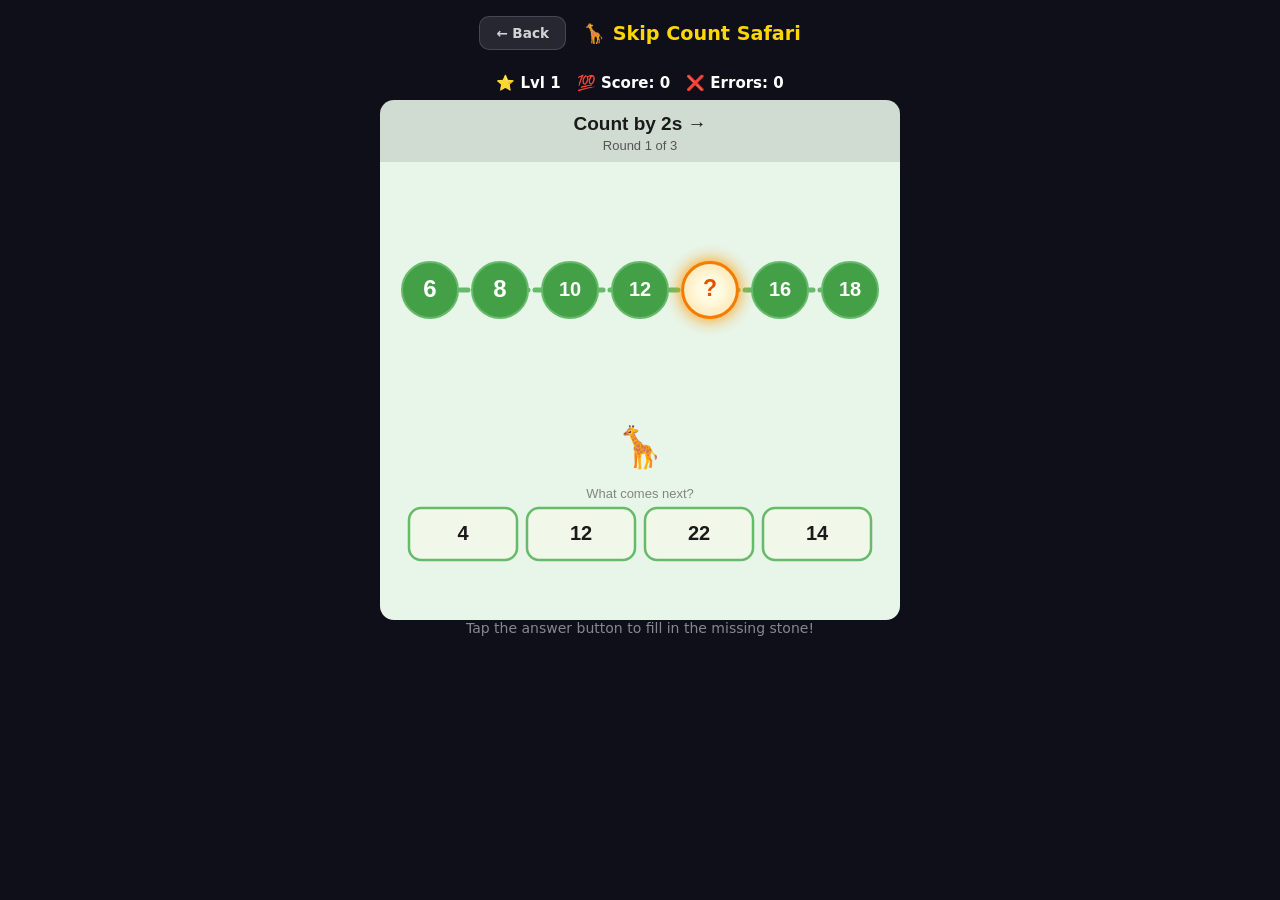
<file: games/skip-count.html>
<!DOCTYPE html>
<html lang="en">
<head>
<meta charset="UTF-8">
<meta name="viewport" content="width=device-width, initial-scale=1.0">
<title>Skip Count Safari</title>
<link rel="stylesheet" href="../style.css">
<style>
  body{display:flex;flex-direction:column;align-items:center;}
  #canvas{border-radius:14px;display:block;max-width:100%;cursor:pointer;}
  #ui{display:flex;gap:16px;font-size:15px;font-weight:600;padding:0.5rem 0;align-items:center;flex-wrap:wrap;justify-content:center;}
  #msg{font-size:14px;color:rgba(255,255,255,0.5);padding-bottom:0.5rem;}
</style>
</head>
<body>
<div class="game-header">
  <a href="../index.html" class="back-btn">← Back</a>
  <h1>🦒 Skip Count Safari</h1>
</div>
<div id="ui">
  <span>⭐ Lvl <span id="lvlEl">1</span></span>
  <span>💯 Score: <span id="scoreEl">0</span></span>
  <span>❌ Errors: <span id="errEl">0</span></span>
</div>
<canvas id="canvas" width="520" height="520"></canvas>
<div id="msg">Tap the answer button to fill in the missing stone!</div>

<script>
const canvas=document.getElementById('canvas'),ctx=canvas.getContext('2d'),W=520,H=520;

const THEMES=[
  {bg:'#e8f5e9',filled:'#43a047',trail:'#66bb6a',cBg:'#f1f8e9',cBd:'#66bb6a'},
  {bg:'#fff3e0',filled:'#ef6c00',trail:'#ffa726',cBg:'#fff8e1',cBd:'#ffa726'},
  {bg:'#e3f2fd',filled:'#1565c0',trail:'#42a5f5',cBg:'#e3f2fd',cBd:'#42a5f5'},
  {bg:'#fce4ec',filled:'#c2185b',trail:'#f06292',cBg:'#fce4ec',cBd:'#f06292'},
];
const LEVELS=[
  {skip:2, dir:1,  blanks:1,count:7,label:'Count by 2s',rounds:3},
  {skip:5, dir:1,  blanks:2,count:8,label:'Count by 5s',rounds:3},
  {skip:10,dir:null,blanks:2,count:8,label:'Count by 10s',rounds:3},
  {skip:null,dir:null,blanks:3,count:9,label:'Mixed!',rounds:3},
];
const ANIMALS=['🦒','🦓','🐘','🦁','🐆'];
const PCOLS=['#FFD700','#43A047','#1565C0','#C2185B','#FF9800','#9C27B0'];

let lvlIdx=0,score=0,errors=0,state='playing',roundsLeft=3;
let stones=[],activeBlank=null,choices=[],currentSkip=2,currentDir=1;
let shakeChoice=-1,shakeTick=0,flashIdx=-1,flashTick=0,particles=[];

function rnd(n){return Math.floor(Math.random()*n);}

function makeSequence(li){
  const cfg=LEVELS[li];
  const skip=cfg.skip!==null?cfg.skip:[2,5,10,100][rnd(4)];
  const dir=cfg.dir!==null?cfg.dir:(Math.random()<0.5?1:-1);
  currentSkip=skip; currentDir=dir;
  const base=skip*(rnd(4)+1);
  const start=dir===1?base:base+skip*(cfg.count-1);
  const values=Array.from({length:cfg.count},(_,i)=>start+dir*skip*i);
  const pool=Array.from({length:cfg.count-2},(_,i)=>i+1);
  for(let i=pool.length-1;i>0;i--){const j=rnd(i+1);[pool[i],pool[j]]=[pool[j],pool[i]];}
  return{values,blanks:pool.slice(0,cfg.blanks)};
}

function stoneLayout(n){
  if(n<=7){
    const R=28,step=70,tw=n*56+(n-1)*14,sx=(W-tw)/2+R;
    return{R,pos:Array.from({length:n},(_,i)=>({x:sx+i*step,y:190}))};
  } else if(n===8){
    const R=26,step=66,tw=4*52+3*14,sx=(W-tw)/2+R;
    return{R,pos:[...Array.from({length:4},(_,i)=>({x:sx+i*step,y:152})),...Array.from({length:4},(_,i)=>({x:sx+i*step,y:242}))]};
  } else {
    const R=24,step=60;
    const tw5=5*48+4*12,sx5=(W-tw5)/2+R;
    const tw4=4*48+3*12,sx4=(W-tw4)/2+R;
    return{R,pos:[...Array.from({length:5},(_,i)=>({x:sx5+i*step,y:148})),...Array.from({length:4},(_,i)=>({x:sx4+i*step,y:238}))]};
  }
}

function makeChoices(answer,skip){
  const pool=[];
  for(let d=-5;d<=5;d++){if(d===0)continue;const w=answer+d*skip;if(w>0&&!pool.includes(w))pool.push(w);}
  for(let i=pool.length-1;i>0;i--){const j=rnd(i+1);[pool[i],pool[j]]=[pool[j],pool[i]];}
  const res=[answer,...pool.slice(0,3)];
  for(let i=res.length-1;i>0;i--){const j=rnd(i+1);[res[i],res[j]]=[res[j],res[i]];}
  return res;
}

function makeLevel(li){
  const seq=makeSequence(li);
  const layout=stoneLayout(seq.values.length);
  stones=seq.values.map((v,i)=>({x:layout.pos[i].x,y:layout.pos[i].y,R:layout.R,value:v,isBlank:seq.blanks.includes(i),filled:false}));
  activeBlank=null;flashIdx=-1;flashTick=0;shakeChoice=-1;shakeTick=0;particles=[];
  activateNext();
  document.getElementById('lvlEl').textContent=li+1;
  document.getElementById('scoreEl').textContent=score;
  document.getElementById('errEl').textContent=errors;
}

function activateNext(){
  const next=stones.find(s=>s.isBlank&&!s.filled);
  if(next){activeBlank=next;choices=makeChoices(activeBlank.value,currentSkip);}
  else{
    activeBlank=null;roundsLeft--;
    if(roundsLeft<=0)setTimeout(()=>{state=lvlIdx>=LEVELS.length-1?'win':'levelup';},700);
    else setTimeout(()=>makeLevel(lvlIdx),500);
  }
}

// Choice button geometry
const CW=108,CH=52,CGAP=10,CTW=4*CW+3*CGAP,CSX=(W-CTW)/2,CY=408;
function choiceRect(i){return{x:CSX+i*(CW+CGAP),y:CY,w:CW,h:CH};}

function spawnParticles(x,y){
  for(let i=0;i<14;i++){
    const a=Math.random()*Math.PI*2,sp=2+Math.random()*4;
    particles.push({x,y,vx:Math.cos(a)*sp,vy:Math.sin(a)*sp-1,r:3+Math.random()*4,alpha:1,color:PCOLS[rnd(PCOLS.length)]});
  }
}

function drawTrail(th){
  // group stones into rows by y proximity
  const rows=[];let row=[];
  stones.forEach((s,i)=>{
    if(i>0&&Math.abs(s.y-stones[i-1].y)>30){rows.push([...row]);row=[];}
    row.push(s);
  });
  rows.push(row);
  ctx.strokeStyle=th.trail;ctx.lineWidth=5;ctx.lineCap='round';ctx.setLineDash([8,7]);
  rows.forEach(r=>{if(r.length<2)return;ctx.beginPath();r.forEach((s,i)=>i===0?ctx.moveTo(s.x,s.y):ctx.lineTo(s.x,s.y));ctx.stroke();});
  if(rows.length===2&&rows[0].length>0&&rows[1].length>0){
    const f=rows[0][rows[0].length-1],t=rows[1][0];
    ctx.beginPath();ctx.moveTo(f.x,f.y);ctx.bezierCurveTo(f.x+40,f.y+50,t.x-40,t.y-50,t.x,t.y);ctx.stroke();
  }
  ctx.setLineDash([]);
}

function draw(){
  const th=THEMES[lvlIdx%THEMES.length],cfg=LEVELS[lvlIdx];
  ctx.fillStyle=th.bg;ctx.fillRect(0,0,W,H);

  // Header
  ctx.fillStyle='rgba(0,0,0,0.1)';ctx.fillRect(0,0,W,62);
  const arrow=currentDir===1?'→':'←';
  const hdr=cfg.skip!==null?`Count by ${currentSkip}s ${arrow}`:`Count by ${currentSkip}s ${arrow}`;
  ctx.fillStyle='#1a1a1a';ctx.font='bold 19px sans-serif';ctx.textAlign='center';ctx.textBaseline='middle';
  ctx.fillText(hdr,W/2,25);
  const total=LEVELS[lvlIdx].rounds,done=total-roundsLeft;
  ctx.font='13px sans-serif';ctx.fillStyle='#555';
  ctx.fillText(`Round ${done+1} of ${total}`,W/2,46);

  drawTrail(th);

  const tick=Date.now()/600;
  stones.forEach((s,idx)=>{
    const isActive=s===activeBlank;
    const isFlash=flashIdx===idx&&flashTick>0;
    if(isFlash)flashTick--;
    if(s.isBlank&&!s.filled){
      const pulse=isActive?Math.sin(tick*1.8)*3:0;
      ctx.shadowColor=isActive?'#ff9800':'transparent';ctx.shadowBlur=isActive?16:0;
      ctx.fillStyle=isFlash?'#c8e6c9':'#fffde7';
      ctx.strokeStyle=isActive?'#f57c00':'#bdbdbd';ctx.lineWidth=isActive?3:1.5;
      ctx.beginPath();ctx.arc(s.x,s.y,s.R+pulse,0,Math.PI*2);ctx.fill();ctx.stroke();
      ctx.shadowBlur=0;
      if(!isFlash){ctx.fillStyle=isActive?'#e65100':'#9e9e9e';ctx.font=`bold ${Math.round(s.R*0.82)}px sans-serif`;ctx.textAlign='center';ctx.textBaseline='middle';ctx.fillText('?',s.x,s.y);}
    } else {
      ctx.shadowBlur=0;
      ctx.fillStyle=isFlash?'#a5d6a7':th.filled;
      ctx.strokeStyle=isFlash?'#2e7d32':th.trail;ctx.lineWidth=2;
      ctx.beginPath();ctx.arc(s.x,s.y,s.R,0,Math.PI*2);ctx.fill();ctx.stroke();
      ctx.fillStyle='#fff';
      const fs=s.value>=100?Math.round(s.R*0.55):s.value>=10?Math.round(s.R*0.72):Math.round(s.R*0.84);
      ctx.font=`bold ${fs}px sans-serif`;ctx.textAlign='center';ctx.textBaseline='middle';
      ctx.fillText(s.value,s.x,s.y);
    }
  });

  // Animal
  ctx.shadowBlur=0;ctx.font='40px sans-serif';ctx.textAlign='center';ctx.textBaseline='middle';
  ctx.fillText(ANIMALS[lvlIdx%ANIMALS.length],W/2,350);

  // Choice buttons
  if(activeBlank&&state==='playing'){
    choices.forEach((val,i)=>{
      const r=choiceRect(i);
      const shk=shakeChoice===i&&shakeTick>0;
      const ox=shk?(Math.random()-0.5)*10:0;
      if(shk)shakeTick--;
      ctx.fillStyle=th.cBg;ctx.strokeStyle=th.cBd;ctx.lineWidth=2.5;
      ctx.beginPath();ctx.roundRect(r.x+ox,r.y,r.w,r.h,12);ctx.fill();ctx.stroke();
      ctx.fillStyle='#1a1a1a';ctx.font='bold 20px sans-serif';ctx.textAlign='center';ctx.textBaseline='middle';
      ctx.fillText(val,r.x+r.w/2+ox,r.y+r.h/2);
    });
    // label above choices
    ctx.fillStyle='rgba(0,0,0,0.45)';ctx.font='13px sans-serif';ctx.textAlign='center';ctx.textBaseline='middle';
    ctx.fillText('What comes next?',W/2,CY-14);
  }

  // Particles
  particles=particles.filter(p=>p.alpha>0.05);
  particles.forEach(p=>{ctx.globalAlpha=p.alpha;ctx.fillStyle=p.color;ctx.beginPath();ctx.arc(p.x,p.y,p.r,0,Math.PI*2);ctx.fill();p.x+=p.vx;p.y+=p.vy;p.vy+=0.12;p.alpha-=0.03;});
  ctx.globalAlpha=1;

  if(state==='levelup'||state==='win'){
    ctx.fillStyle='rgba(0,0,0,0.62)';ctx.fillRect(0,0,W,H);
    ctx.textAlign='center';ctx.textBaseline='middle';
    ctx.font='bold 48px sans-serif';ctx.fillStyle='#FFD700';
    ctx.fillText(state==='win'?'You Win! 🎉':'Level Up! ⭐',W/2,H/2-42);
    ctx.font='22px sans-serif';ctx.fillStyle='#fff';
    ctx.fillText(state==='win'?`Score: ${score}  Errors: ${errors}`:'Great counting!',W/2,H/2+14);
    ctx.font='17px sans-serif';ctx.fillStyle='#FFD700';
    ctx.fillText('Tap to continue →',W/2,H/2+58);
  }
}

function handleTap(x,y){
  if(state==='levelup'){if(lvlIdx<LEVELS.length-1){lvlIdx++;roundsLeft=LEVELS[lvlIdx].rounds;makeLevel(lvlIdx);}return;}
  if(state==='win'){lvlIdx=0;score=0;errors=0;roundsLeft=LEVELS[0].rounds;makeLevel(0);return;}
  if(!activeBlank)return;
  choices.forEach((val,i)=>{
    const r=choiceRect(i);
    if(x>=r.x&&x<=r.x+r.w&&y>=r.y&&y<=r.y+r.h){
      if(val===activeBlank.value){
        score+=10;document.getElementById('scoreEl').textContent=score;
        flashIdx=stones.indexOf(activeBlank);flashTick=22;
        spawnParticles(activeBlank.x,activeBlank.y);
        activeBlank.filled=true;activateNext();
      } else {
        errors++;document.getElementById('errEl').textContent=errors;
        shakeChoice=i;shakeTick=10;
      }
    }
  });
}

canvas.addEventListener('click',e=>{const r=canvas.getBoundingClientRect();handleTap((e.clientX-r.left)*(W/r.width),(e.clientY-r.top)*(H/r.height));});
canvas.addEventListener('touchstart',e=>{e.preventDefault();const r=canvas.getBoundingClientRect();handleTap((e.touches[0].clientX-r.left)*(W/r.width),(e.touches[0].clientY-r.top)*(H/r.height));},{passive:false});

function loop(){draw();requestAnimationFrame(loop);}
roundsLeft=LEVELS[0].rounds;makeLevel(0);requestAnimationFrame(loop);
</script>
</body>
</html>
</file>
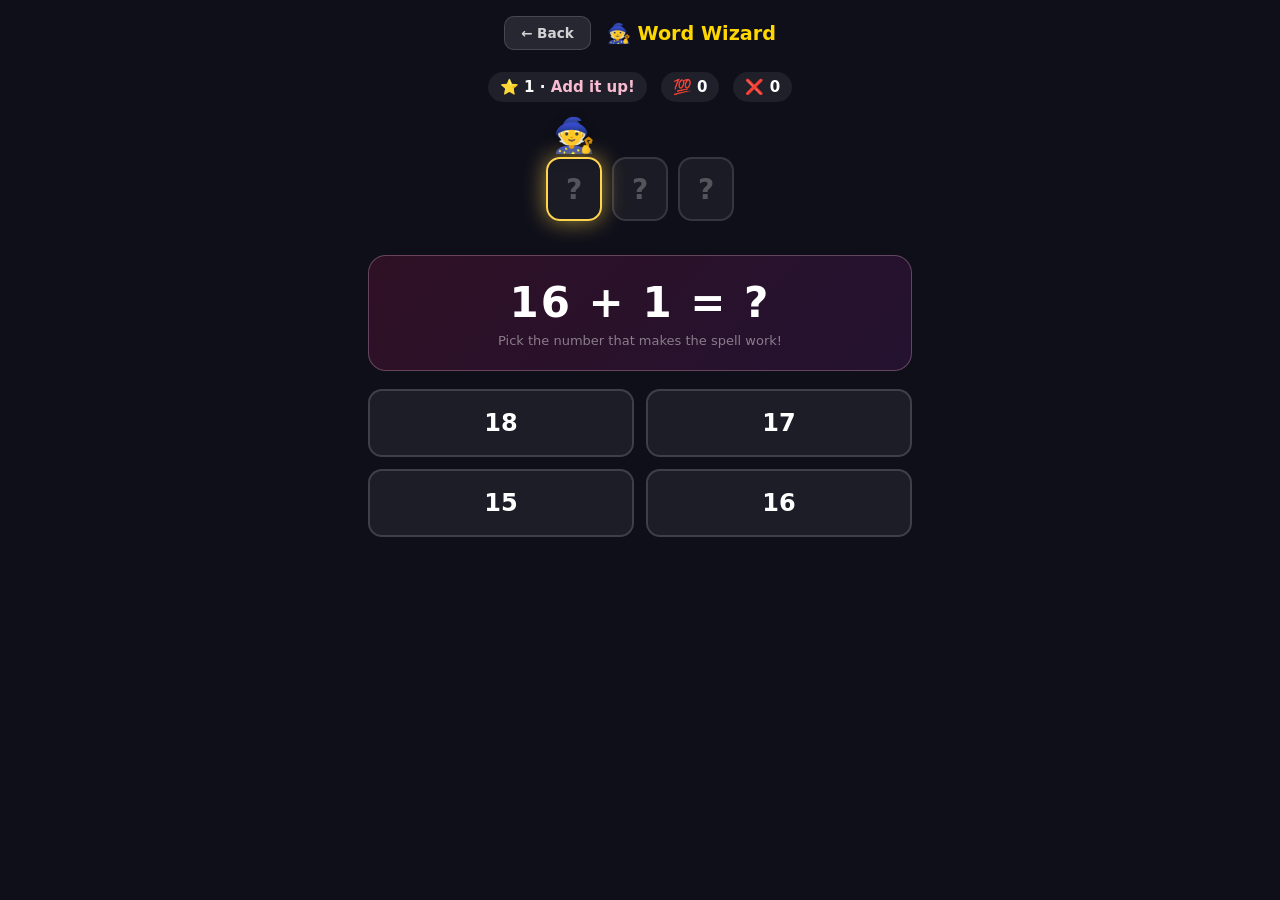
<file: games/word-wizard.html>
<!DOCTYPE html>
<html lang="en">
<head>
<meta charset="UTF-8">
<meta name="viewport" content="width=device-width, initial-scale=1.0">
<title>Word Wizard</title>
<link rel="stylesheet" href="../style.css">
<style>
  body{display:flex;flex-direction:column;align-items:center;}
  #wrap{width:min(560px,96vw);padding:0 8px 24px;}
  #ui{display:flex;gap:14px;font-size:15px;font-weight:600;padding:0.4rem 0 0.8rem;align-items:center;flex-wrap:wrap;justify-content:center;}
  #ui .pill{background:rgba(255,255,255,0.07);padding:6px 12px;border-radius:999px;}
  #levelLabel{color:#F8BBD0;font-weight:700;}

  /* Stone path */
  #pathWrap{position:relative;padding:42px 0 16px;}
  #wizard{position:absolute;top:0;font-size:34px;transition:left 0.45s cubic-bezier(.5,1.6,.5,1);transform:translateX(-50%);pointer-events:none;filter:drop-shadow(0 4px 6px rgba(0,0,0,0.4));}
  #stones{display:flex;justify-content:center;gap:10px;flex-wrap:wrap;}
  .stone{
    width:56px;height:64px;border-radius:14px;
    background:rgba(255,255,255,0.05);
    border:2px solid rgba(255,255,255,0.12);
    display:flex;align-items:center;justify-content:center;
    font-size:28px;font-weight:800;color:rgba(255,255,255,0.25);
    transition:all 0.25s;
    position:relative;
  }
  .stone.solved{
    background:linear-gradient(140deg,#E91E63 0%,#9C27B0 100%);
    border-color:#F8BBD0;color:#fff;
    box-shadow:0 0 18px rgba(233,30,99,0.5);
  }
  .stone.active{
    border-color:#FFD54F;
    box-shadow:0 0 22px rgba(255,213,79,0.6);
    animation:pulse 1.2s ease-in-out infinite;
  }
  .stone.shake{animation:shake 0.4s;}
  @keyframes pulse{
    0%,100%{transform:translateY(0);}
    50%{transform:translateY(-3px);}
  }
  @keyframes shake{
    0%,100%{transform:translateX(0);}
    25%{transform:translateX(-6px);}
    75%{transform:translateX(6px);}
  }

  /* Math card */
  #mathCard{
    background:linear-gradient(135deg,rgba(233,30,99,0.15),rgba(156,39,176,0.15));
    border:1px solid rgba(248,187,208,0.3);
    border-radius:18px;padding:22px 16px;margin:18px 0;
    text-align:center;
  }
  #equation{font-size:42px;font-weight:800;letter-spacing:2px;color:#fff;}
  #hint{font-size:13px;color:rgba(255,255,255,0.45);margin-top:6px;}

  /* Answer buttons */
  #answers{display:grid;grid-template-columns:repeat(2,1fr);gap:12px;}
  .ans-btn{
    padding:18px;font-size:24px;font-weight:800;
    background:rgba(255,255,255,0.06);
    border:2px solid rgba(255,255,255,0.15);
    border-radius:14px;color:#fff;cursor:pointer;
    transition:all 0.15s;font-family:inherit;
  }
  .ans-btn:hover:not(:disabled){background:rgba(248,187,208,0.15);border-color:#F8BBD0;}
  .ans-btn:active:not(:disabled){transform:scale(0.96);}
  .ans-btn.correct{background:#4CAF50;border-color:#A5D6A7;animation:pop 0.4s;}
  .ans-btn.wrong{background:#F44336;border-color:#FFCDD2;}
  .ans-btn:disabled{cursor:not-allowed;opacity:0.6;}
  @keyframes pop{
    0%,100%{transform:scale(1);}
    50%{transform:scale(1.08);}
  }

  /* Win banner */
  #banner{
    text-align:center;padding:24px 16px;
    background:linear-gradient(135deg,#E91E63,#9C27B0);
    border-radius:18px;margin:18px 0;
    box-shadow:0 0 32px rgba(233,30,99,0.5);
    animation:popIn 0.5s cubic-bezier(.5,1.7,.5,1);
  }
  #banner h2{font-size:28px;margin-bottom:6px;}
  #banner p{color:rgba(255,255,255,0.85);margin-bottom:14px;}
  #banner button{
    padding:12px 28px;font-size:16px;font-weight:700;
    background:#fff;color:#9C27B0;border:none;border-radius:12px;
    cursor:pointer;font-family:inherit;
  }
  #banner button:hover{background:#F8BBD0;}
  @keyframes popIn{
    0%{transform:scale(0.7);opacity:0;}
    100%{transform:scale(1);opacity:1;}
  }
  .hidden{display:none!important;}

  /* Sparkles */
  .sparkle{
    position:absolute;font-size:16px;pointer-events:none;
    animation:sparkleFly 0.9s ease-out forwards;
  }
  @keyframes sparkleFly{
    0%{opacity:1;transform:translate(-50%,-50%) scale(0.5);}
    100%{opacity:0;transform:translate(var(--tx),var(--ty)) scale(1.3);}
  }
</style>
</head>
<body>
<div class="game-header">
  <a href="../index.html" class="back-btn">← Back</a>
  <h1>🧙 Word Wizard</h1>
</div>
<div id="wrap">
  <div id="ui">
    <span class="pill">⭐ <span id="lvlEl">1</span> · <span id="levelLabel">Add it up!</span></span>
    <span class="pill">💯 <span id="scoreEl">0</span></span>
    <span class="pill">❌ <span id="errEl">0</span></span>
  </div>

  <div id="pathWrap">
    <div id="wizard">🧙</div>
    <div id="stones"></div>
  </div>

  <div id="mathCard">
    <div id="equation">2 + 3</div>
    <div id="hint">Pick the number that makes the spell work!</div>
  </div>

  <div id="answers"></div>

  <div id="banner" class="hidden">
    <h2 id="bannerTitle">✨ Spell Cast! ✨</h2>
    <p id="bannerWord">MAGIC</p>
    <button id="nextBtn">Next Spell →</button>
  </div>
</div>

<script>
const LEVELS=[
  {label:'Add it up!',  words:['CAT','SUN','HAT'],     op:'add', max:20},
  {label:'Take away!',  words:['STAR','MOON','FROG'],  op:'sub', max:20},
  {label:'Big numbers', words:['MAGIC','BRAVE','SPELL'], op:'add', max:50, twoDigit:true},
  {label:'Wizard math', words:['WIZARD','POTION','CASTLE'], op:'mix', max:100, twoDigit:true},
];

const stonesEl=document.getElementById('stones');
const wizardEl=document.getElementById('wizard');
const pathWrap=document.getElementById('pathWrap');
const equationEl=document.getElementById('equation');
const answersEl=document.getElementById('answers');
const bannerEl=document.getElementById('banner');
const bannerTitle=document.getElementById('bannerTitle');
const bannerWord=document.getElementById('bannerWord');
const nextBtn=document.getElementById('nextBtn');
const lvlEl=document.getElementById('lvlEl');
const scoreEl=document.getElementById('scoreEl');
const errEl=document.getElementById('errEl');
const levelLabel=document.getElementById('levelLabel');

let lvlIdx=0, score=0, errors=0;
let word='', stoneIdx=0, current=null, locked=false;

function rnd(n){return Math.floor(Math.random()*n);}
function rndBetween(a,b){return a+rnd(b-a+1);}

function makeQuestion(){
  const L=LEVELS[lvlIdx];
  let op = L.op==='mix' ? (Math.random()<0.5?'add':'sub') : L.op;
  let a,b,answer,text;
  if(op==='add'){
    if(L.twoDigit){
      a=rndBetween(10,L.max-10); b=rndBetween(5,L.max-a);
    } else {
      a=rndBetween(2,L.max-2); b=rndBetween(1,Math.min(9,L.max-a));
    }
    answer=a+b; text=`${a} + ${b}`;
  } else {
    if(L.twoDigit){
      a=rndBetween(20,L.max); b=rndBetween(5,a-1);
    } else {
      a=rndBetween(5,L.max); b=rndBetween(1,a-1);
    }
    answer=a-b; text=`${a} − ${b}`;
  }
  const choices=[answer];
  while(choices.length<4){
    const w=answer+rndBetween(-5,5);
    if(w>0 && !choices.includes(w)) choices.push(w);
  }
  for(let i=choices.length-1;i>0;i--){const j=rnd(i+1);[choices[i],choices[j]]=[choices[j],choices[i]];}
  return {text,answer,choices};
}

function buildStones(){
  stonesEl.innerHTML='';
  for(let i=0;i<word.length;i++){
    const s=document.createElement('div');
    s.className='stone';
    s.textContent='?';
    stonesEl.appendChild(s);
  }
  positionWizard();
}

function positionWizard(){
  requestAnimationFrame(()=>{
    const stones=stonesEl.children;
    if(stoneIdx>=stones.length){
      // off the right edge celebrating
      const last=stones[stones.length-1];
      const r=last.getBoundingClientRect();
      const pr=pathWrap.getBoundingClientRect();
      wizardEl.style.left=(r.left-pr.left+r.width/2)+'px';
      return;
    }
    const cur=stones[stoneIdx];
    const r=cur.getBoundingClientRect();
    const pr=pathWrap.getBoundingClientRect();
    wizardEl.style.left=(r.left-pr.left+r.width/2)+'px';
  });
}

function highlightActive(){
  [...stonesEl.children].forEach((s,i)=>{
    s.classList.toggle('active', i===stoneIdx && !s.classList.contains('solved'));
  });
}

function nextQuestion(){
  if(stoneIdx>=word.length){ winLevel(); return; }
  current=makeQuestion();
  equationEl.textContent=current.text+' = ?';
  answersEl.innerHTML='';
  current.choices.forEach(c=>{
    const b=document.createElement('button');
    b.className='ans-btn';
    b.textContent=c;
    b.onclick=()=>handleAnswer(b,c);
    answersEl.appendChild(b);
  });
  highlightActive();
  locked=false;
}

function handleAnswer(btn, val){
  if(locked) return;
  if(val===current.answer){
    locked=true;
    btn.classList.add('correct');
    score++; scoreEl.textContent=score;
    const stone=stonesEl.children[stoneIdx];
    stone.textContent=word[stoneIdx];
    stone.classList.add('solved');
    stone.classList.remove('active');
    burstSparkles(stone);
    stoneIdx++;
    setTimeout(()=>{
      positionWizard();
      setTimeout(nextQuestion, 500);
    }, 350);
  } else {
    btn.classList.add('wrong');
    btn.disabled=true;
    errors++; errEl.textContent=errors;
    const stone=stonesEl.children[stoneIdx];
    stone.classList.add('shake');
    setTimeout(()=>stone.classList.remove('shake'),400);
  }
}

function burstSparkles(stone){
  const r=stone.getBoundingClientRect();
  const pr=pathWrap.getBoundingClientRect();
  const cx=r.left-pr.left+r.width/2;
  const cy=r.top-pr.top+r.height/2;
  for(let i=0;i<8;i++){
    const sp=document.createElement('span');
    sp.className='sparkle';
    sp.textContent=['✨','⭐','💫'][i%3];
    sp.style.left=cx+'px';
    sp.style.top=cy+'px';
    const ang=Math.random()*Math.PI*2;
    const d=40+Math.random()*40;
    sp.style.setProperty('--tx',(Math.cos(ang)*d)+'px');
    sp.style.setProperty('--ty',(Math.sin(ang)*d)+'px');
    pathWrap.appendChild(sp);
    setTimeout(()=>sp.remove(),900);
  }
}

function winLevel(){
  bannerWord.textContent='✨ '+word+' ✨';
  if(lvlIdx===LEVELS.length-1){
    bannerTitle.textContent='🏆 Master Wizard! 🏆';
    nextBtn.textContent='Play Again';
  } else {
    bannerTitle.textContent='✨ Spell Cast! ✨';
    nextBtn.textContent='Next Spell →';
  }
  bannerEl.classList.remove('hidden');
  answersEl.innerHTML='';
  equationEl.textContent='🎉';
}

nextBtn.onclick=()=>{
  bannerEl.classList.add('hidden');
  // advance: next word in this level, or next level
  const L=LEVELS[lvlIdx];
  const usedKey='wordIdx_'+lvlIdx;
  let widx = (window[usedKey]||0)+1;
  if(widx>=L.words.length){
    widx=0;
    lvlIdx=(lvlIdx+1)%LEVELS.length;
    if(lvlIdx===0){ score=0; errors=0; scoreEl.textContent=0; errEl.textContent=0; }
  }
  window[usedKey]=widx;
  startWord();
};

function startWord(){
  const L=LEVELS[lvlIdx];
  const widx = window['wordIdx_'+lvlIdx]||0;
  word = L.words[widx];
  stoneIdx=0;
  lvlEl.textContent=lvlIdx+1;
  levelLabel.textContent=L.label;
  buildStones();
  nextQuestion();
}

window.addEventListener('resize', positionWizard);
startWord();
</script>
</body>
</html>
</file>
<file: style.css>
* { box-sizing: border-box; margin: 0; padding: 0; }

body {
  background: #0f0f1a;
  font-family: 'Segoe UI', system-ui, sans-serif;
  color: #fff;
  min-height: 100vh;
}

a { text-decoration: none; color: inherit; }

/* ── Header ── */
.site-header {
  text-align: center;
  padding: 3rem 1rem 1.5rem;
}
.site-header h1 {
  font-size: clamp(2rem, 5vw, 3.2rem);
  font-weight: 800;
  background: linear-gradient(135deg, #FFD700 0%, #FF6B6B 50%, #C084FC 100%);
  -webkit-background-clip: text;
  -webkit-text-fill-color: transparent;
  background-clip: text;
  margin-bottom: 0.5rem;
}
.site-header p {
  color: rgba(255,255,255,0.55);
  font-size: 1.05rem;
}

/* ── Game grid ── */
.game-grid {
  display: grid;
  grid-template-columns: repeat(auto-fit, minmax(260px, 1fr));
  gap: 1.5rem;
  max-width: 1100px;
  margin: 2rem auto;
  padding: 0 1.5rem 4rem;
}

.game-card {
  background: rgba(255,255,255,0.05);
  border: 1px solid rgba(255,255,255,0.1);
  border-radius: 20px;
  padding: 2rem 1.5rem 1.5rem;
  display: flex;
  flex-direction: column;
  gap: 0.75rem;
  transition: transform 0.2s, border-color 0.2s, background 0.2s;
  cursor: pointer;
}
.game-card:hover {
  transform: translateY(-4px);
  border-color: rgba(255,255,255,0.25);
  background: rgba(255,255,255,0.09);
}
.game-card .icon {
  font-size: 3rem;
  line-height: 1;
}
.game-card h2 {
  font-size: 1.3rem;
  font-weight: 700;
}
.game-card p {
  font-size: 0.9rem;
  color: rgba(255,255,255,0.55);
  line-height: 1.5;
  flex: 1;
}
.game-card .badge {
  display: inline-block;
  font-size: 0.75rem;
  font-weight: 600;
  padding: 3px 10px;
  border-radius: 20px;
  width: fit-content;
}
.game-card .play-btn {
  display: inline-block;
  margin-top: 0.5rem;
  padding: 10px 24px;
  border-radius: 12px;
  font-weight: 700;
  font-size: 0.95rem;
  text-align: center;
  transition: opacity 0.15s, transform 0.1s;
}
.game-card .play-btn:hover { opacity: 0.85; transform: scale(0.98); }

/* card accent colours */
.card-mario  { border-color: rgba(231,76,60,0.4);   }
.card-mario  .play-btn { background: #E74C3C; color: #fff; }
.card-mario  .badge { background: rgba(231,76,60,0.2); color: #ff9d94; }

.card-maze   { border-color: rgba(46,204,113,0.4);  }
.card-maze   .play-btn { background: #2ECC71; color: #fff; }
.card-maze   .badge { background: rgba(46,204,113,0.2); color: #82f5b3; }

.card-number { border-color: rgba(241,196,15,0.4);  }
.card-number .play-btn { background: #F1C40F; color: #3a2d00; }
.card-number .badge { background: rgba(241,196,15,0.2); color: #ffe88a; }

.card-beast  { border-color: rgba(155,89,182,0.4);  }
.card-beast  .play-btn { background: #9B59B6; color: #fff; }
.card-beast  .badge { background: rgba(155,89,182,0.2); color: #d4a8f0; }

/* Beast Academy new games */
.card-bond    { border-color: rgba(0,188,212,0.4); }
.card-bond    .play-btn { background: #00BCD4; color: #fff; }
.card-bond    .badge    { background: rgba(0,188,212,0.2); color: #80DEEA; }

.card-palace  { border-color: rgba(255,152,0,0.4); }
.card-palace  .play-btn { background: #FF9800; color: #3a1800; }
.card-palace  .badge    { background: rgba(255,152,0,0.2); color: #FFCC80; }

.card-safari  { border-color: rgba(139,195,74,0.4); }
.card-safari  .play-btn { background: #8BC34A; color: #1a2e00; }
.card-safari  .badge    { background: rgba(139,195,74,0.2); color: #DCEDC8; }

.card-balance { border-color: rgba(63,81,181,0.4); }
.card-balance .play-btn { background: #3F51B5; color: #fff; }
.card-balance .badge    { background: rgba(63,81,181,0.2); color: #9FA8DA; }

/* Rocket Words — teal/space */
.card-rocket  { border-color: rgba(0,230,118,0.4); }
.card-rocket  .play-btn { background: #00E676; color: #00251a; }
.card-rocket  .badge    { background: rgba(0,230,118,0.2); color: #69F0AE; }

/* Word Wizard — magenta/magic */
.card-wizard  { border-color: rgba(233,30,99,0.4); }
.card-wizard  .play-btn { background: #E91E63; color: #fff; }
.card-wizard  .badge    { background: rgba(233,30,99,0.2); color: #F8BBD0; }

/* Jet Speller — sky blue */
.card-jet     { border-color: rgba(41,182,246,0.4); }
.card-jet     .play-btn { background: #29B6F6; color: #002a3a; }
.card-jet     .badge    { background: rgba(41,182,246,0.2); color: #81D4FA; }

/* Chess — wood/marble */
.card-chess   { border-color: rgba(181,136,99,0.5); }
.card-chess   .play-btn { background: #B58863; color: #fff; }
.card-chess   .badge    { background: rgba(181,136,99,0.25); color: #F0D9B5; }

/* ── In-game back button ── */
.back-btn {
  display: inline-flex;
  align-items: center;
  gap: 6px;
  padding: 8px 16px;
  background: rgba(255,255,255,0.1);
  border: 1px solid rgba(255,255,255,0.15);
  border-radius: 10px;
  font-size: 0.85rem;
  font-weight: 600;
  color: rgba(255,255,255,0.8);
  cursor: pointer;
  transition: background 0.15s;
  text-decoration: none;
}
.back-btn:hover { background: rgba(255,255,255,0.18); }

.game-header {
  display: flex;
  align-items: center;
  gap: 1rem;
  padding: 1rem 1.5rem;
}
.game-header h1 {
  font-size: 1.2rem;
  font-weight: 700;
  color: #FFD700;
}

/* ── Footer ── */
.site-footer {
  text-align: center;
  padding: 1.5rem;
  color: rgba(255,255,255,0.25);
  font-size: 0.8rem;
}
</file>
